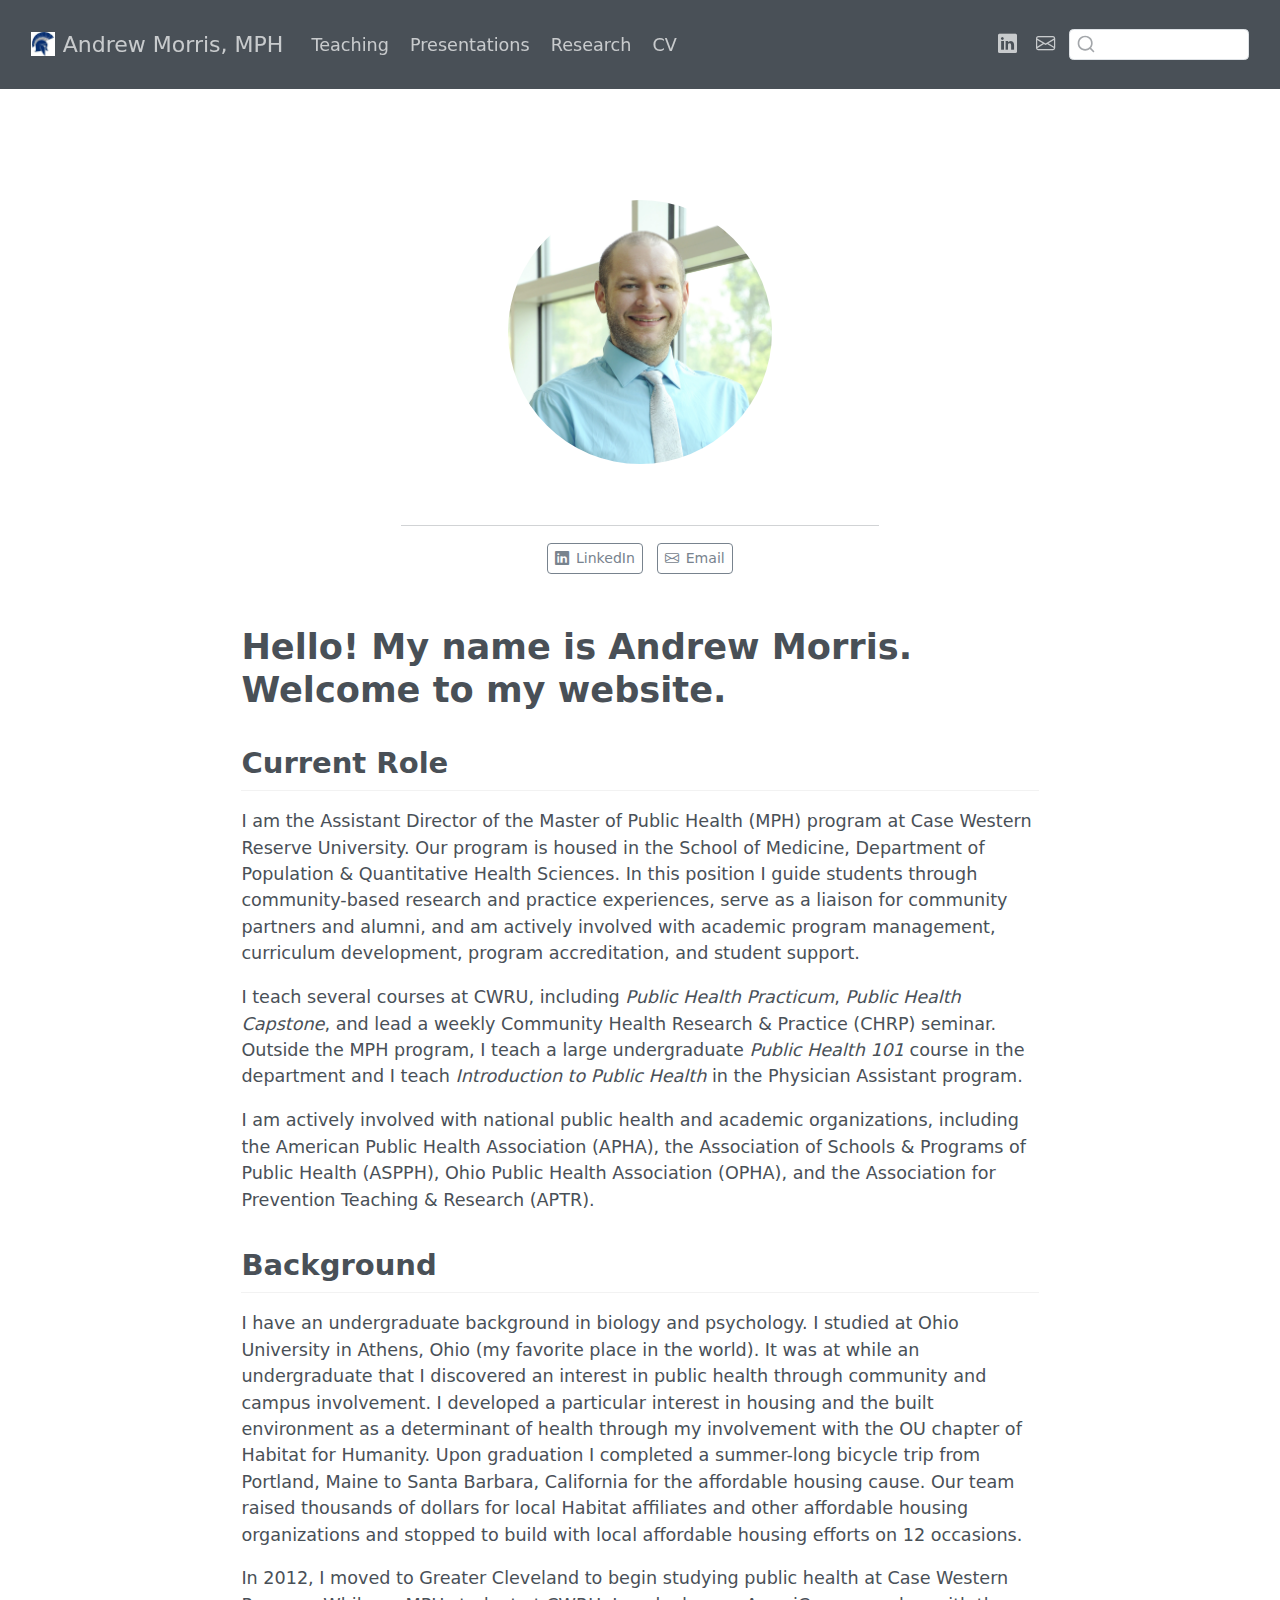
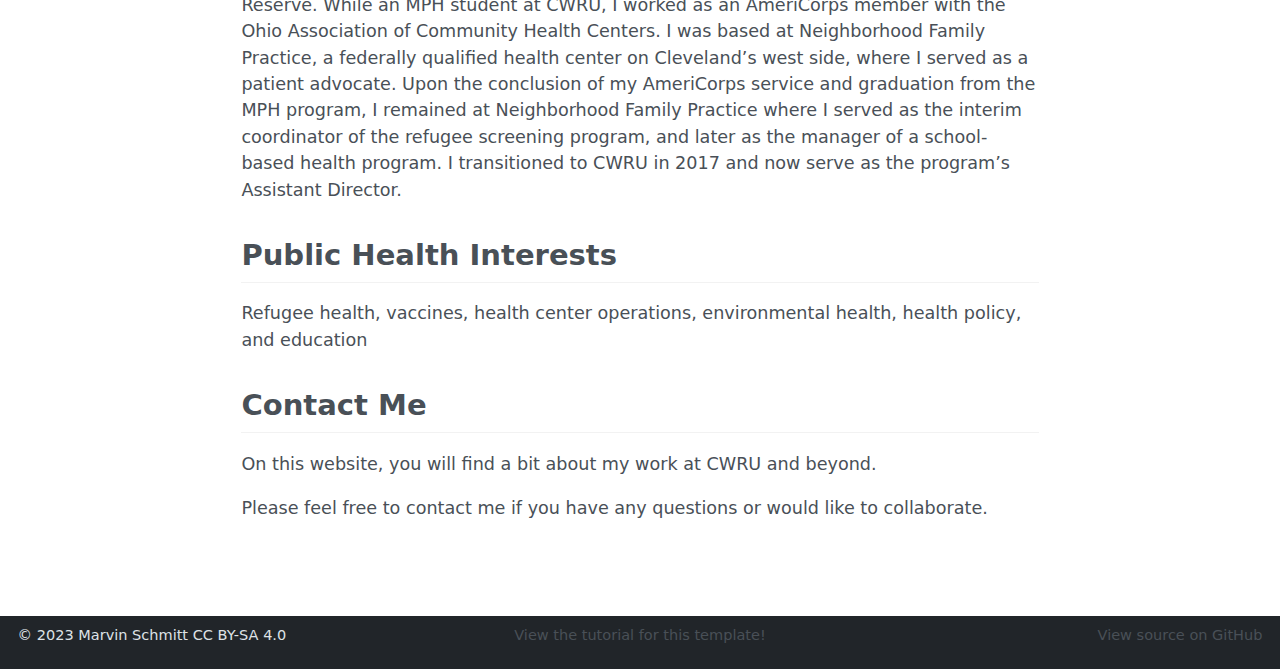
<file: docs/index.html>
<!DOCTYPE html>
<html xmlns="http://www.w3.org/1999/xhtml" lang="en" xml:lang="en"><head>

<meta charset="utf-8">
<meta name="generator" content="quarto-1.7.32">

<meta name="viewport" content="width=device-width, initial-scale=1.0, user-scalable=yes">


<title>Andrew Morris, MPH</title>
<style>
code{white-space: pre-wrap;}
span.smallcaps{font-variant: small-caps;}
div.columns{display: flex; gap: min(4vw, 1.5em);}
div.column{flex: auto; overflow-x: auto;}
div.hanging-indent{margin-left: 1.5em; text-indent: -1.5em;}
ul.task-list{list-style: none;}
ul.task-list li input[type="checkbox"] {
  width: 0.8em;
  margin: 0 0.8em 0.2em -1em; /* quarto-specific, see https://github.com/quarto-dev/quarto-cli/issues/4556 */ 
  vertical-align: middle;
}
</style>


<script src="site_libs/quarto-nav/quarto-nav.js"></script>
<script src="site_libs/clipboard/clipboard.min.js"></script>
<script src="site_libs/quarto-search/autocomplete.umd.js"></script>
<script src="site_libs/quarto-search/fuse.min.js"></script>
<script src="site_libs/quarto-search/quarto-search.js"></script>
<meta name="quarto:offset" content="./">
<link href="./img/spartan.jpg" rel="icon" type="image/jpeg">
<script src="site_libs/quarto-html/quarto.js" type="module"></script>
<script src="site_libs/quarto-html/tabsets/tabsets.js" type="module"></script>
<script src="site_libs/quarto-html/popper.min.js"></script>
<script src="site_libs/quarto-html/tippy.umd.min.js"></script>
<link href="site_libs/quarto-html/tippy.css" rel="stylesheet">
<link href="site_libs/quarto-html/quarto-syntax-highlighting-37eea08aefeeee20ff55810ff984fec1.css" rel="stylesheet" id="quarto-text-highlighting-styles">
<script src="site_libs/bootstrap/bootstrap.min.js"></script>
<link href="site_libs/bootstrap/bootstrap-icons.css" rel="stylesheet">
<link href="site_libs/bootstrap/bootstrap-083d1a00a1bfdb87473960437a1a5e30.min.css" rel="stylesheet" append-hash="true" id="quarto-bootstrap" data-mode="light">
<script id="quarto-search-options" type="application/json">{
  "location": "navbar",
  "copy-button": false,
  "collapse-after": 3,
  "panel-placement": "end",
  "type": "textbox",
  "limit": 50,
  "keyboard-shortcut": [
    "f",
    "/",
    "s"
  ],
  "language": {
    "search-no-results-text": "No results",
    "search-matching-documents-text": "matching documents",
    "search-copy-link-title": "Copy link to search",
    "search-hide-matches-text": "Hide additional matches",
    "search-more-match-text": "more match in this document",
    "search-more-matches-text": "more matches in this document",
    "search-clear-button-title": "Clear",
    "search-text-placeholder": "",
    "search-detached-cancel-button-title": "Cancel",
    "search-submit-button-title": "Submit",
    "search-label": "Search"
  }
}</script>


</head>

<body class="nav-fixed fullcontent quarto-light">

<div id="quarto-search-results"></div>
  <header id="quarto-header" class="headroom fixed-top">
    <nav class="navbar navbar-expand-lg " data-bs-theme="dark">
      <div class="navbar-container container-fluid">
      <div class="navbar-brand-container mx-auto">
    <a href="./index.html" class="navbar-brand navbar-brand-logo">
    <img src="./img/spartan.jpg" alt="" class="navbar-logo">
    </a>
    <a class="navbar-brand" href="./index.html">
    <span class="navbar-title">Andrew Morris, MPH</span>
    </a>
  </div>
            <div id="quarto-search" class="" title="Search"></div>
          <button class="navbar-toggler" type="button" data-bs-toggle="collapse" data-bs-target="#navbarCollapse" aria-controls="navbarCollapse" role="menu" aria-expanded="false" aria-label="Toggle navigation" onclick="if (window.quartoToggleHeadroom) { window.quartoToggleHeadroom(); }">
  <span class="navbar-toggler-icon"></span>
</button>
          <div class="collapse navbar-collapse" id="navbarCollapse">
            <ul class="navbar-nav navbar-nav-scroll me-auto">
  <li class="nav-item">
    <a class="nav-link" href="./Teaching/index.html"> 
<span class="menu-text">Teaching</span></a>
  </li>  
  <li class="nav-item">
    <a class="nav-link" href="./Presentations/index.html"> 
<span class="menu-text">Presentations</span></a>
  </li>  
  <li class="nav-item">
    <a class="nav-link" href="./Research/index.html"> 
<span class="menu-text">Research</span></a>
  </li>  
  <li class="nav-item">
    <a class="nav-link" href="./cv/index.html"> 
<span class="menu-text">CV</span></a>
  </li>  
</ul>
            <ul class="navbar-nav navbar-nav-scroll ms-auto">
  <li class="nav-item compact">
    <a class="nav-link" href="https://www.linkedin.com/in/andrew-morris-a42408142/"> <i class="bi bi-linkedin" role="img">
</i> 
<span class="menu-text"></span></a>
  </li>  
  <li class="nav-item compact">
    <a class="nav-link" href="mailto:andrew.morris@case.edu"> <i class="bi bi-envelope" role="img" aria-label="email">
</i> 
<span class="menu-text"></span></a>
  </li>  
</ul>
          </div> <!-- /navcollapse -->
            <div class="quarto-navbar-tools">
</div>
      </div> <!-- /container-fluid -->
    </nav>
</header>
<!-- content -->
<div id="quarto-content" class="quarto-container page-columns page-rows-contents page-layout-article page-navbar">
<!-- sidebar -->
<!-- margin-sidebar -->
    
<!-- main -->
<main class="content" id="quarto-document-content">




<div class="quarto-about-jolla">
  <img src="img/Andrew_headshot.jpg" class="about-image
  round " style="height: 15em; width: 15em;">
 <header id="title-block-header" class="quarto-title-block"></header><div id="about-block">
</div> 
  <hr class="about-sep">
   <div class="about-links">
  <a href="https://www.linkedin.com/in/andrew-morris-a42408142/" class="about-link" rel="" target="">
    <i class="bi bi-linkedin"></i>
     <span class="about-link-text">LinkedIn</span>
  </a>
  <a href="mailto:andrew.morris@case.edu" class="about-link" rel="" target="">
    <i class="bi bi-envelope"></i>
     <span class="about-link-text">Email</span>
  </a>
</div>
</div>

<section id="hello-my-name-is-andrew-morris.-welcome-to-my-website." class="level1">
<h1>Hello! My name is Andrew Morris. Welcome to my website.</h1>
<section id="current-role" class="level2">
<h2 data-anchor-id="current-role">Current Role</h2>
<p>I am the Assistant Director of the <a href="https://case.edu/medicine/pqhs/education/public-health/master-public-health">Master of Public Health (MPH) program</a> at Case Western Reserve University. Our program is housed in the School of Medicine, Department of Population &amp; Quantitative Health Sciences. In this position I guide students through community-based research and practice experiences, serve as a liaison for community partners and alumni, and am actively involved with academic program management, curriculum development, program accreditation, and student support.</p>
<p>I teach several courses at CWRU, including <em>Public Health Practicum</em>, <em>Public Health Capstone</em>, and lead a weekly Community Health Research &amp; Practice (CHRP) seminar. Outside the MPH program, I teach a large undergraduate <em>Public Health 101</em> course in the department and I teach <em>Introduction to Public Health</em> in the Physician Assistant program.</p>
<p>I am actively involved with national public health and academic organizations, including the American Public Health Association (APHA), the Association of Schools &amp; Programs of Public Health (ASPPH), Ohio Public Health Association (OPHA), and the Association for Prevention Teaching &amp; Research (APTR).</p>
</section>
<section id="background" class="level2">
<h2 data-anchor-id="background">Background</h2>
<p>I have an undergraduate background in biology and psychology. I studied at Ohio University in Athens, Ohio (my favorite place in the world). It was at while an undergraduate that I discovered an interest in public health through community and campus involvement. I developed a particular interest in housing and the built environment as a determinant of health through my involvement with the OU chapter of Habitat for Humanity. Upon graduation I completed a summer-long bicycle trip from Portland, Maine to Santa Barbara, California for the affordable housing cause. Our team raised thousands of dollars for local Habitat affiliates and other affordable housing organizations and stopped to build with local affordable housing efforts on 12 occasions.</p>
<p>In 2012, I moved to Greater Cleveland to begin studying public health at Case Western Reserve. While an MPH student at CWRU, I worked as an AmeriCorps member with the <a href="https://www.ohiochc.org/">Ohio Association of Community Health Centers</a>. I was based at <a href="https://www.nfpmedcenter.org/">Neighborhood Family Practice</a>, a federally qualified health center on Cleveland’s west side, where I served as a patient advocate. Upon the conclusion of my AmeriCorps service and graduation from the MPH program, I remained at Neighborhood Family Practice where I served as the interim coordinator of the refugee screening program, and later as the manager of a school-based health program. I transitioned to CWRU in 2017 and now serve as the program’s Assistant Director.</p>
</section>
<section id="public-health-interests" class="level2">
<h2 data-anchor-id="public-health-interests">Public Health Interests</h2>
<p>Refugee health, vaccines, health center operations, environmental health, health policy, and education</p>
</section>
<section id="contact-me" class="level2">
<h2 data-anchor-id="contact-me">Contact Me</h2>
<p>On this website, you will find a bit about my work at CWRU and beyond.</p>
<p>Please feel free to <a href="mailto:andrew.morris@case.edu">contact me</a> if you have any questions or would like to collaborate.</p>



</section>
</section>

</main> <!-- /main -->
<script id="quarto-html-after-body" type="application/javascript">
  window.document.addEventListener("DOMContentLoaded", function (event) {
    const isCodeAnnotation = (el) => {
      for (const clz of el.classList) {
        if (clz.startsWith('code-annotation-')) {                     
          return true;
        }
      }
      return false;
    }
    const onCopySuccess = function(e) {
      // button target
      const button = e.trigger;
      // don't keep focus
      button.blur();
      // flash "checked"
      button.classList.add('code-copy-button-checked');
      var currentTitle = button.getAttribute("title");
      button.setAttribute("title", "Copied!");
      let tooltip;
      if (window.bootstrap) {
        button.setAttribute("data-bs-toggle", "tooltip");
        button.setAttribute("data-bs-placement", "left");
        button.setAttribute("data-bs-title", "Copied!");
        tooltip = new bootstrap.Tooltip(button, 
          { trigger: "manual", 
            customClass: "code-copy-button-tooltip",
            offset: [0, -8]});
        tooltip.show();    
      }
      setTimeout(function() {
        if (tooltip) {
          tooltip.hide();
          button.removeAttribute("data-bs-title");
          button.removeAttribute("data-bs-toggle");
          button.removeAttribute("data-bs-placement");
        }
        button.setAttribute("title", currentTitle);
        button.classList.remove('code-copy-button-checked');
      }, 1000);
      // clear code selection
      e.clearSelection();
    }
    const getTextToCopy = function(trigger) {
        const codeEl = trigger.previousElementSibling.cloneNode(true);
        for (const childEl of codeEl.children) {
          if (isCodeAnnotation(childEl)) {
            childEl.remove();
          }
        }
        return codeEl.innerText;
    }
    const clipboard = new window.ClipboardJS('.code-copy-button:not([data-in-quarto-modal])', {
      text: getTextToCopy
    });
    clipboard.on('success', onCopySuccess);
    if (window.document.getElementById('quarto-embedded-source-code-modal')) {
      const clipboardModal = new window.ClipboardJS('.code-copy-button[data-in-quarto-modal]', {
        text: getTextToCopy,
        container: window.document.getElementById('quarto-embedded-source-code-modal')
      });
      clipboardModal.on('success', onCopySuccess);
    }
      var localhostRegex = new RegExp(/^(?:http|https):\/\/localhost\:?[0-9]*\//);
      var mailtoRegex = new RegExp(/^mailto:/);
        var filterRegex = new RegExp('/' + window.location.host + '/');
      var isInternal = (href) => {
          return filterRegex.test(href) || localhostRegex.test(href) || mailtoRegex.test(href);
      }
      // Inspect non-navigation links and adorn them if external
     var links = window.document.querySelectorAll('a[href]:not(.nav-link):not(.navbar-brand):not(.toc-action):not(.sidebar-link):not(.sidebar-item-toggle):not(.pagination-link):not(.no-external):not([aria-hidden]):not(.dropdown-item):not(.quarto-navigation-tool):not(.about-link)');
      for (var i=0; i<links.length; i++) {
        const link = links[i];
        if (!isInternal(link.href)) {
          // undo the damage that might have been done by quarto-nav.js in the case of
          // links that we want to consider external
          if (link.dataset.originalHref !== undefined) {
            link.href = link.dataset.originalHref;
          }
        }
      }
    function tippyHover(el, contentFn, onTriggerFn, onUntriggerFn) {
      const config = {
        allowHTML: true,
        maxWidth: 500,
        delay: 100,
        arrow: false,
        appendTo: function(el) {
            return el.parentElement;
        },
        interactive: true,
        interactiveBorder: 10,
        theme: 'quarto',
        placement: 'bottom-start',
      };
      if (contentFn) {
        config.content = contentFn;
      }
      if (onTriggerFn) {
        config.onTrigger = onTriggerFn;
      }
      if (onUntriggerFn) {
        config.onUntrigger = onUntriggerFn;
      }
      window.tippy(el, config); 
    }
    const noterefs = window.document.querySelectorAll('a[role="doc-noteref"]');
    for (var i=0; i<noterefs.length; i++) {
      const ref = noterefs[i];
      tippyHover(ref, function() {
        // use id or data attribute instead here
        let href = ref.getAttribute('data-footnote-href') || ref.getAttribute('href');
        try { href = new URL(href).hash; } catch {}
        const id = href.replace(/^#\/?/, "");
        const note = window.document.getElementById(id);
        if (note) {
          return note.innerHTML;
        } else {
          return "";
        }
      });
    }
    const xrefs = window.document.querySelectorAll('a.quarto-xref');
    const processXRef = (id, note) => {
      // Strip column container classes
      const stripColumnClz = (el) => {
        el.classList.remove("page-full", "page-columns");
        if (el.children) {
          for (const child of el.children) {
            stripColumnClz(child);
          }
        }
      }
      stripColumnClz(note)
      if (id === null || id.startsWith('sec-')) {
        // Special case sections, only their first couple elements
        const container = document.createElement("div");
        if (note.children && note.children.length > 2) {
          container.appendChild(note.children[0].cloneNode(true));
          for (let i = 1; i < note.children.length; i++) {
            const child = note.children[i];
            if (child.tagName === "P" && child.innerText === "") {
              continue;
            } else {
              container.appendChild(child.cloneNode(true));
              break;
            }
          }
          if (window.Quarto?.typesetMath) {
            window.Quarto.typesetMath(container);
          }
          return container.innerHTML
        } else {
          if (window.Quarto?.typesetMath) {
            window.Quarto.typesetMath(note);
          }
          return note.innerHTML;
        }
      } else {
        // Remove any anchor links if they are present
        const anchorLink = note.querySelector('a.anchorjs-link');
        if (anchorLink) {
          anchorLink.remove();
        }
        if (window.Quarto?.typesetMath) {
          window.Quarto.typesetMath(note);
        }
        if (note.classList.contains("callout")) {
          return note.outerHTML;
        } else {
          return note.innerHTML;
        }
      }
    }
    for (var i=0; i<xrefs.length; i++) {
      const xref = xrefs[i];
      tippyHover(xref, undefined, function(instance) {
        instance.disable();
        let url = xref.getAttribute('href');
        let hash = undefined; 
        if (url.startsWith('#')) {
          hash = url;
        } else {
          try { hash = new URL(url).hash; } catch {}
        }
        if (hash) {
          const id = hash.replace(/^#\/?/, "");
          const note = window.document.getElementById(id);
          if (note !== null) {
            try {
              const html = processXRef(id, note.cloneNode(true));
              instance.setContent(html);
            } finally {
              instance.enable();
              instance.show();
            }
          } else {
            // See if we can fetch this
            fetch(url.split('#')[0])
            .then(res => res.text())
            .then(html => {
              const parser = new DOMParser();
              const htmlDoc = parser.parseFromString(html, "text/html");
              const note = htmlDoc.getElementById(id);
              if (note !== null) {
                const html = processXRef(id, note);
                instance.setContent(html);
              } 
            }).finally(() => {
              instance.enable();
              instance.show();
            });
          }
        } else {
          // See if we can fetch a full url (with no hash to target)
          // This is a special case and we should probably do some content thinning / targeting
          fetch(url)
          .then(res => res.text())
          .then(html => {
            const parser = new DOMParser();
            const htmlDoc = parser.parseFromString(html, "text/html");
            const note = htmlDoc.querySelector('main.content');
            if (note !== null) {
              // This should only happen for chapter cross references
              // (since there is no id in the URL)
              // remove the first header
              if (note.children.length > 0 && note.children[0].tagName === "HEADER") {
                note.children[0].remove();
              }
              const html = processXRef(null, note);
              instance.setContent(html);
            } 
          }).finally(() => {
            instance.enable();
            instance.show();
          });
        }
      }, function(instance) {
      });
    }
        let selectedAnnoteEl;
        const selectorForAnnotation = ( cell, annotation) => {
          let cellAttr = 'data-code-cell="' + cell + '"';
          let lineAttr = 'data-code-annotation="' +  annotation + '"';
          const selector = 'span[' + cellAttr + '][' + lineAttr + ']';
          return selector;
        }
        const selectCodeLines = (annoteEl) => {
          const doc = window.document;
          const targetCell = annoteEl.getAttribute("data-target-cell");
          const targetAnnotation = annoteEl.getAttribute("data-target-annotation");
          const annoteSpan = window.document.querySelector(selectorForAnnotation(targetCell, targetAnnotation));
          const lines = annoteSpan.getAttribute("data-code-lines").split(",");
          const lineIds = lines.map((line) => {
            return targetCell + "-" + line;
          })
          let top = null;
          let height = null;
          let parent = null;
          if (lineIds.length > 0) {
              //compute the position of the single el (top and bottom and make a div)
              const el = window.document.getElementById(lineIds[0]);
              top = el.offsetTop;
              height = el.offsetHeight;
              parent = el.parentElement.parentElement;
            if (lineIds.length > 1) {
              const lastEl = window.document.getElementById(lineIds[lineIds.length - 1]);
              const bottom = lastEl.offsetTop + lastEl.offsetHeight;
              height = bottom - top;
            }
            if (top !== null && height !== null && parent !== null) {
              // cook up a div (if necessary) and position it 
              let div = window.document.getElementById("code-annotation-line-highlight");
              if (div === null) {
                div = window.document.createElement("div");
                div.setAttribute("id", "code-annotation-line-highlight");
                div.style.position = 'absolute';
                parent.appendChild(div);
              }
              div.style.top = top - 2 + "px";
              div.style.height = height + 4 + "px";
              div.style.left = 0;
              let gutterDiv = window.document.getElementById("code-annotation-line-highlight-gutter");
              if (gutterDiv === null) {
                gutterDiv = window.document.createElement("div");
                gutterDiv.setAttribute("id", "code-annotation-line-highlight-gutter");
                gutterDiv.style.position = 'absolute';
                const codeCell = window.document.getElementById(targetCell);
                const gutter = codeCell.querySelector('.code-annotation-gutter');
                gutter.appendChild(gutterDiv);
              }
              gutterDiv.style.top = top - 2 + "px";
              gutterDiv.style.height = height + 4 + "px";
            }
            selectedAnnoteEl = annoteEl;
          }
        };
        const unselectCodeLines = () => {
          const elementsIds = ["code-annotation-line-highlight", "code-annotation-line-highlight-gutter"];
          elementsIds.forEach((elId) => {
            const div = window.document.getElementById(elId);
            if (div) {
              div.remove();
            }
          });
          selectedAnnoteEl = undefined;
        };
          // Handle positioning of the toggle
      window.addEventListener(
        "resize",
        throttle(() => {
          elRect = undefined;
          if (selectedAnnoteEl) {
            selectCodeLines(selectedAnnoteEl);
          }
        }, 10)
      );
      function throttle(fn, ms) {
      let throttle = false;
      let timer;
        return (...args) => {
          if(!throttle) { // first call gets through
              fn.apply(this, args);
              throttle = true;
          } else { // all the others get throttled
              if(timer) clearTimeout(timer); // cancel #2
              timer = setTimeout(() => {
                fn.apply(this, args);
                timer = throttle = false;
              }, ms);
          }
        };
      }
        // Attach click handler to the DT
        const annoteDls = window.document.querySelectorAll('dt[data-target-cell]');
        for (const annoteDlNode of annoteDls) {
          annoteDlNode.addEventListener('click', (event) => {
            const clickedEl = event.target;
            if (clickedEl !== selectedAnnoteEl) {
              unselectCodeLines();
              const activeEl = window.document.querySelector('dt[data-target-cell].code-annotation-active');
              if (activeEl) {
                activeEl.classList.remove('code-annotation-active');
              }
              selectCodeLines(clickedEl);
              clickedEl.classList.add('code-annotation-active');
            } else {
              // Unselect the line
              unselectCodeLines();
              clickedEl.classList.remove('code-annotation-active');
            }
          });
        }
    const findCites = (el) => {
      const parentEl = el.parentElement;
      if (parentEl) {
        const cites = parentEl.dataset.cites;
        if (cites) {
          return {
            el,
            cites: cites.split(' ')
          };
        } else {
          return findCites(el.parentElement)
        }
      } else {
        return undefined;
      }
    };
    var bibliorefs = window.document.querySelectorAll('a[role="doc-biblioref"]');
    for (var i=0; i<bibliorefs.length; i++) {
      const ref = bibliorefs[i];
      const citeInfo = findCites(ref);
      if (citeInfo) {
        tippyHover(citeInfo.el, function() {
          var popup = window.document.createElement('div');
          citeInfo.cites.forEach(function(cite) {
            var citeDiv = window.document.createElement('div');
            citeDiv.classList.add('hanging-indent');
            citeDiv.classList.add('csl-entry');
            var biblioDiv = window.document.getElementById('ref-' + cite);
            if (biblioDiv) {
              citeDiv.innerHTML = biblioDiv.innerHTML;
            }
            popup.appendChild(citeDiv);
          });
          return popup.innerHTML;
        });
      }
    }
  });
  </script>
</div> <!-- /content -->
<footer class="footer">
  <div class="nav-footer">
    <div class="nav-footer-left">
<p><span class="faux-block">© 2023 Marvin Schmitt CC BY-SA 4.0</span></p>
</div>   
    <div class="nav-footer-center">
<p><span class="faux-block"><a href="https://www.marvinschmitt.com/blog/website-tutorial-quarto/">View the tutorial for this template!</a></span></p>
</div>
    <div class="nav-footer-right">
<p><span class="faux-block"><a href="https://github.com/marvinschmitt/quarto-website-template/">View source on GitHub</a></span></p>
</div>
  </div>
</footer>




</body></html>
</file>
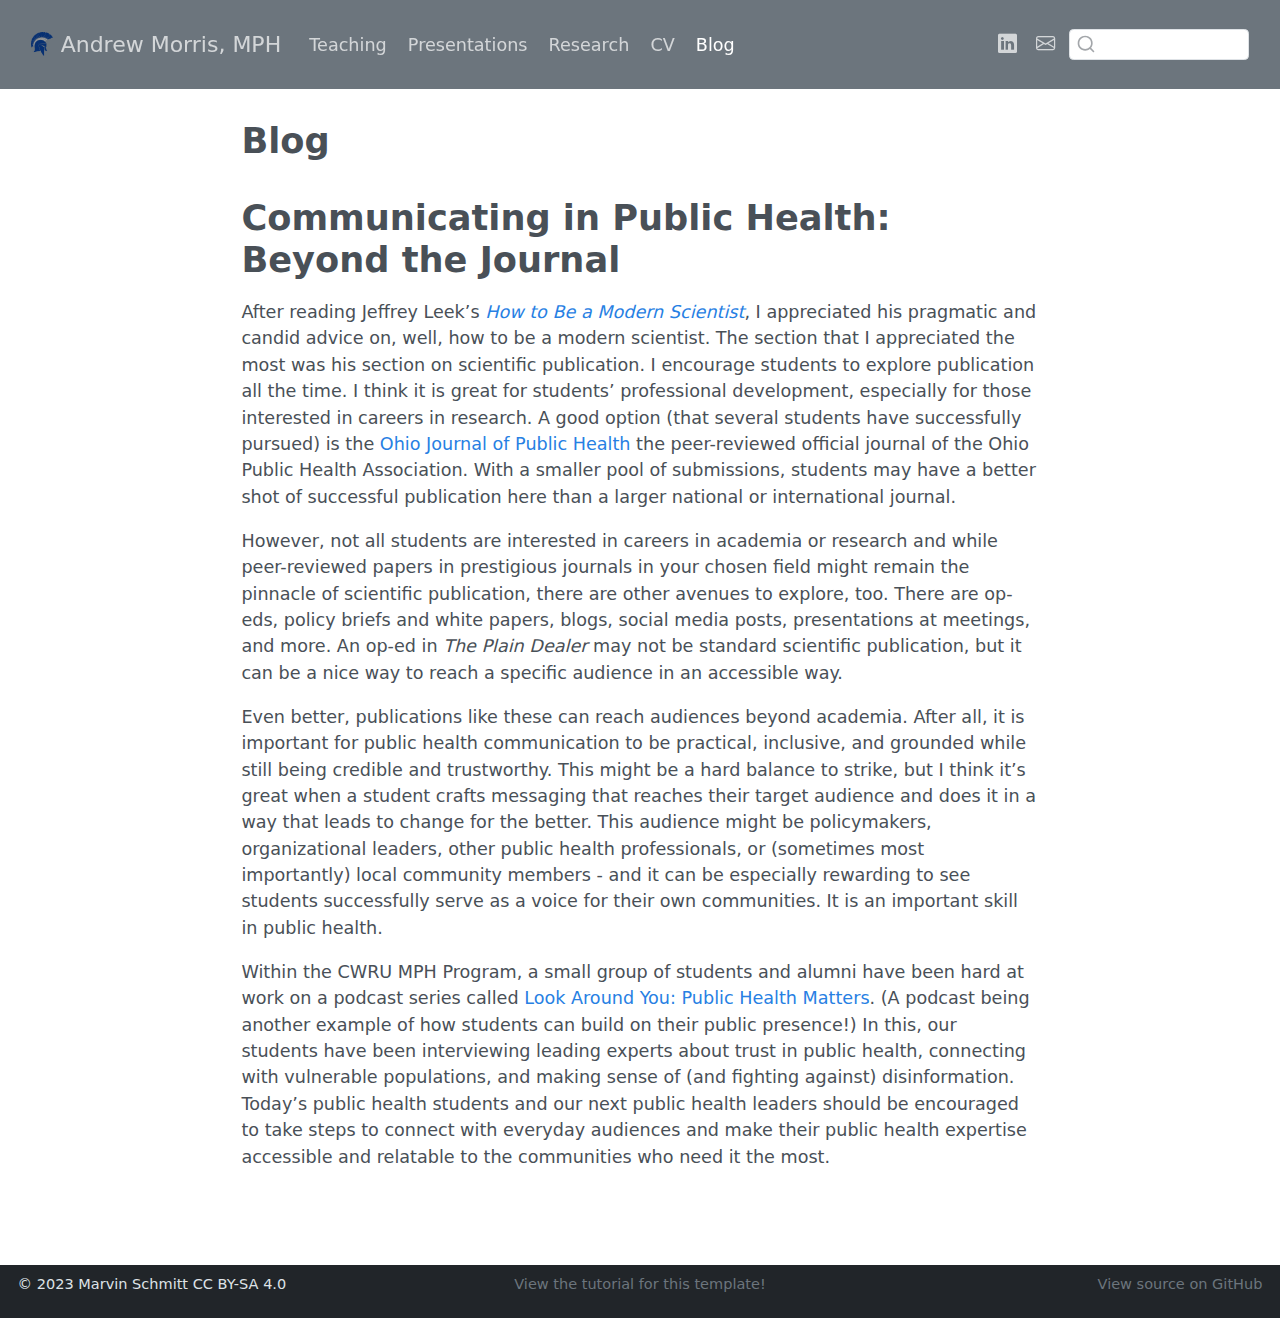
<file: docs/Blog/index.html>
<!DOCTYPE html>
<html xmlns="http://www.w3.org/1999/xhtml" lang="en" xml:lang="en"><head>

<meta charset="utf-8">
<meta name="generator" content="quarto-1.8.25">

<meta name="viewport" content="width=device-width, initial-scale=1.0, user-scalable=yes">


<title>Blog – Andrew Morris, MPH</title>
<style>
code{white-space: pre-wrap;}
span.smallcaps{font-variant: small-caps;}
div.columns{display: flex; gap: min(4vw, 1.5em);}
div.column{flex: auto; overflow-x: auto;}
div.hanging-indent{margin-left: 1.5em; text-indent: -1.5em;}
ul.task-list{list-style: none;}
ul.task-list li input[type="checkbox"] {
  width: 0.8em;
  margin: 0 0.8em 0.2em -1em; /* quarto-specific, see https://github.com/quarto-dev/quarto-cli/issues/4556 */ 
  vertical-align: middle;
}
</style>


<script src="../site_libs/quarto-nav/quarto-nav.js"></script>
<script src="../site_libs/clipboard/clipboard.min.js"></script>
<script src="../site_libs/quarto-search/autocomplete.umd.js"></script>
<script src="../site_libs/quarto-search/fuse.min.js"></script>
<script src="../site_libs/quarto-search/quarto-search.js"></script>
<meta name="quarto:offset" content="../">
<link href="../img/spartan.jpg" rel="icon" type="image/jpeg">
<script src="../site_libs/quarto-html/quarto.js" type="module"></script>
<script src="../site_libs/quarto-html/tabsets/tabsets.js" type="module"></script>
<script src="../site_libs/quarto-html/axe/axe-check.js" type="module"></script>
<script src="../site_libs/quarto-html/popper.min.js"></script>
<script src="../site_libs/quarto-html/tippy.umd.min.js"></script>
<script src="../site_libs/quarto-html/anchor.min.js"></script>
<link href="../site_libs/quarto-html/tippy.css" rel="stylesheet">
<link href="../site_libs/quarto-html/quarto-syntax-highlighting-7b89279ff1a6dce999919e0e67d4d9ec.css" rel="stylesheet" id="quarto-text-highlighting-styles">
<script src="../site_libs/bootstrap/bootstrap.min.js"></script>
<link href="../site_libs/bootstrap/bootstrap-icons.css" rel="stylesheet">
<link href="../site_libs/bootstrap/bootstrap-1efb1dd425b571a189304838ee4da2f7.min.css" rel="stylesheet" append-hash="true" id="quarto-bootstrap" data-mode="light">
<script id="quarto-search-options" type="application/json">{
  "location": "navbar",
  "copy-button": false,
  "collapse-after": 3,
  "panel-placement": "end",
  "type": "textbox",
  "limit": 50,
  "keyboard-shortcut": [
    "f",
    "/",
    "s"
  ],
  "language": {
    "search-no-results-text": "No results",
    "search-matching-documents-text": "matching documents",
    "search-copy-link-title": "Copy link to search",
    "search-hide-matches-text": "Hide additional matches",
    "search-more-match-text": "more match in this document",
    "search-more-matches-text": "more matches in this document",
    "search-clear-button-title": "Clear",
    "search-text-placeholder": "",
    "search-detached-cancel-button-title": "Cancel",
    "search-submit-button-title": "Submit",
    "search-label": "Search"
  }
}</script>


</head>

<body class="nav-fixed fullcontent quarto-light">

<div id="quarto-search-results"></div>
  <header id="quarto-header" class="headroom fixed-top">
    <nav class="navbar navbar-expand-lg " data-bs-theme="dark">
      <div class="navbar-container container-fluid">
      <div class="navbar-brand-container mx-auto">
    <a href="../index.html" class="navbar-brand navbar-brand-logo">
    <img src="../img/spartan.png" alt="" class="navbar-logo light-content">
    <img src="../img/spartan.png" alt="" class="navbar-logo dark-content">
    </a>
    <a class="navbar-brand" href="../index.html">
    <span class="navbar-title">Andrew Morris, MPH</span>
    </a>
  </div>
            <div id="quarto-search" class="" title="Search"></div>
          <button class="navbar-toggler" type="button" data-bs-toggle="collapse" data-bs-target="#navbarCollapse" aria-controls="navbarCollapse" role="menu" aria-expanded="false" aria-label="Toggle navigation" onclick="if (window.quartoToggleHeadroom) { window.quartoToggleHeadroom(); }">
  <span class="navbar-toggler-icon"></span>
</button>
          <div class="collapse navbar-collapse" id="navbarCollapse">
            <ul class="navbar-nav navbar-nav-scroll me-auto">
  <li class="nav-item">
    <a class="nav-link" href="../Teaching/index.html"> 
<span class="menu-text">Teaching</span></a>
  </li>  
  <li class="nav-item">
    <a class="nav-link" href="../Presentations/index.html"> 
<span class="menu-text">Presentations</span></a>
  </li>  
  <li class="nav-item">
    <a class="nav-link" href="../Research/index.html"> 
<span class="menu-text">Research</span></a>
  </li>  
  <li class="nav-item">
    <a class="nav-link" href="../cv/index.html"> 
<span class="menu-text">CV</span></a>
  </li>  
  <li class="nav-item">
    <a class="nav-link active" href="../Blog/index.html" aria-current="page"> 
<span class="menu-text">Blog</span></a>
  </li>  
</ul>
            <ul class="navbar-nav navbar-nav-scroll ms-auto">
  <li class="nav-item compact">
    <a class="nav-link" href="https://www.linkedin.com/in/andrew-morris-a42408142/"> <i class="bi bi-linkedin" role="img">
</i> 
<span class="menu-text"></span></a>
  </li>  
  <li class="nav-item compact">
    <a class="nav-link" href="mailto:andrew.morris@case.edu"> <i class="bi bi-envelope" role="img" aria-label="email">
</i> 
<span class="menu-text"></span></a>
  </li>  
</ul>
          </div> <!-- /navcollapse -->
            <div class="quarto-navbar-tools">
</div>
      </div> <!-- /container-fluid -->
    </nav>
</header>
<!-- content -->
<div id="quarto-content" class="quarto-container page-columns page-rows-contents page-layout-article page-navbar">
<!-- sidebar -->
<!-- margin-sidebar -->
    
<!-- main -->
<main class="content" id="quarto-document-content">

<header id="title-block-header" class="quarto-title-block default">
<div class="quarto-title">
<h1 class="title">Blog</h1>
</div>



<div class="quarto-title-meta">

    
  
    
  </div>
  


</header>


<section id="communicating-in-public-health-beyond-the-journal" class="level1">
<h1>Communicating in Public Health: Beyond the Journal</h1>
<p>After reading Jeffrey Leek’s <a href="https://leanpub.com/modernscientist"><em>How to Be a Modern Scientist</em></a>, I appreciated his pragmatic and candid advice on, well, how to be a modern scientist. The section that I appreciated the most was his section on scientific publication. I encourage students to explore publication all the time. I think it is great for students’ professional development, especially for those interested in careers in research. A good option (that several students have successfully pursued) is the <a href="https://ojph.org/">Ohio Journal of Public Health</a> the peer-reviewed official journal of the Ohio Public Health Association. With a smaller pool of submissions, students may have a better shot of successful publication here than a larger national or international journal.</p>
<p>However, not all students are interested in careers in academia or research and while peer-reviewed papers in prestigious journals in your chosen field might remain the pinnacle of scientific publication, there are other avenues to explore, too. There are op-eds, policy briefs and white papers, blogs, social media posts, presentations at meetings, and more. An op-ed in <em>The Plain Dealer</em> may not be standard scientific publication, but it can be a nice way to reach a specific audience in an accessible way.</p>
<p>Even better, publications like these can reach audiences beyond academia. After all, it is important for public health communication to be practical, inclusive, and grounded while still being credible and trustworthy. This might be a hard balance to strike, but I think it’s great when a student crafts messaging that reaches their target audience and does it in a way that leads to change for the better. This audience might be policymakers, organizational leaders, other public health professionals, or (sometimes most importantly) local community members - and it can be especially rewarding to see students successfully serve as a voice for their own communities. It is an important skill in public health.</p>
<p>Within the CWRU MPH Program, a small group of students and alumni have been hard at work on a podcast series called <a href="https://open.spotify.com/show/6NKznyGKxBZX7qbWH7RnFz">Look Around You: Public Health Matters</a>. (A podcast being another example of how students can build on their public presence!) In this, our students have been interviewing leading experts about trust in public health, connecting with vulnerable populations, and making sense of (and fighting against) disinformation. Today’s public health students and our next public health leaders should be encouraged to take steps to connect with everyday audiences and make their public health expertise accessible and relatable to the communities who need it the most.</p>


</section>

</main> <!-- /main -->
<script id="quarto-html-after-body" type="application/javascript">
  window.document.addEventListener("DOMContentLoaded", function (event) {
    const icon = "";
    const anchorJS = new window.AnchorJS();
    anchorJS.options = {
      placement: 'right',
      icon: icon
    };
    anchorJS.add('.anchored');
    const isCodeAnnotation = (el) => {
      for (const clz of el.classList) {
        if (clz.startsWith('code-annotation-')) {                     
          return true;
        }
      }
      return false;
    }
    const onCopySuccess = function(e) {
      // button target
      const button = e.trigger;
      // don't keep focus
      button.blur();
      // flash "checked"
      button.classList.add('code-copy-button-checked');
      var currentTitle = button.getAttribute("title");
      button.setAttribute("title", "Copied!");
      let tooltip;
      if (window.bootstrap) {
        button.setAttribute("data-bs-toggle", "tooltip");
        button.setAttribute("data-bs-placement", "left");
        button.setAttribute("data-bs-title", "Copied!");
        tooltip = new bootstrap.Tooltip(button, 
          { trigger: "manual", 
            customClass: "code-copy-button-tooltip",
            offset: [0, -8]});
        tooltip.show();    
      }
      setTimeout(function() {
        if (tooltip) {
          tooltip.hide();
          button.removeAttribute("data-bs-title");
          button.removeAttribute("data-bs-toggle");
          button.removeAttribute("data-bs-placement");
        }
        button.setAttribute("title", currentTitle);
        button.classList.remove('code-copy-button-checked');
      }, 1000);
      // clear code selection
      e.clearSelection();
    }
    const getTextToCopy = function(trigger) {
      const outerScaffold = trigger.parentElement.cloneNode(true);
      const codeEl = outerScaffold.querySelector('code');
      for (const childEl of codeEl.children) {
        if (isCodeAnnotation(childEl)) {
          childEl.remove();
        }
      }
      return codeEl.innerText;
    }
    const clipboard = new window.ClipboardJS('.code-copy-button:not([data-in-quarto-modal])', {
      text: getTextToCopy
    });
    clipboard.on('success', onCopySuccess);
    if (window.document.getElementById('quarto-embedded-source-code-modal')) {
      const clipboardModal = new window.ClipboardJS('.code-copy-button[data-in-quarto-modal]', {
        text: getTextToCopy,
        container: window.document.getElementById('quarto-embedded-source-code-modal')
      });
      clipboardModal.on('success', onCopySuccess);
    }
      var localhostRegex = new RegExp(/^(?:http|https):\/\/localhost\:?[0-9]*\//);
      var mailtoRegex = new RegExp(/^mailto:/);
        var filterRegex = new RegExp('/' + window.location.host + '/');
      var isInternal = (href) => {
          return filterRegex.test(href) || localhostRegex.test(href) || mailtoRegex.test(href);
      }
      // Inspect non-navigation links and adorn them if external
     var links = window.document.querySelectorAll('a[href]:not(.nav-link):not(.navbar-brand):not(.toc-action):not(.sidebar-link):not(.sidebar-item-toggle):not(.pagination-link):not(.no-external):not([aria-hidden]):not(.dropdown-item):not(.quarto-navigation-tool):not(.about-link)');
      for (var i=0; i<links.length; i++) {
        const link = links[i];
        if (!isInternal(link.href)) {
          // undo the damage that might have been done by quarto-nav.js in the case of
          // links that we want to consider external
          if (link.dataset.originalHref !== undefined) {
            link.href = link.dataset.originalHref;
          }
        }
      }
    function tippyHover(el, contentFn, onTriggerFn, onUntriggerFn) {
      const config = {
        allowHTML: true,
        maxWidth: 500,
        delay: 100,
        arrow: false,
        appendTo: function(el) {
            return el.parentElement;
        },
        interactive: true,
        interactiveBorder: 10,
        theme: 'quarto',
        placement: 'bottom-start',
      };
      if (contentFn) {
        config.content = contentFn;
      }
      if (onTriggerFn) {
        config.onTrigger = onTriggerFn;
      }
      if (onUntriggerFn) {
        config.onUntrigger = onUntriggerFn;
      }
      window.tippy(el, config); 
    }
    const noterefs = window.document.querySelectorAll('a[role="doc-noteref"]');
    for (var i=0; i<noterefs.length; i++) {
      const ref = noterefs[i];
      tippyHover(ref, function() {
        // use id or data attribute instead here
        let href = ref.getAttribute('data-footnote-href') || ref.getAttribute('href');
        try { href = new URL(href).hash; } catch {}
        const id = href.replace(/^#\/?/, "");
        const note = window.document.getElementById(id);
        if (note) {
          return note.innerHTML;
        } else {
          return "";
        }
      });
    }
    const xrefs = window.document.querySelectorAll('a.quarto-xref');
    const processXRef = (id, note) => {
      // Strip column container classes
      const stripColumnClz = (el) => {
        el.classList.remove("page-full", "page-columns");
        if (el.children) {
          for (const child of el.children) {
            stripColumnClz(child);
          }
        }
      }
      stripColumnClz(note)
      if (id === null || id.startsWith('sec-')) {
        // Special case sections, only their first couple elements
        const container = document.createElement("div");
        if (note.children && note.children.length > 2) {
          container.appendChild(note.children[0].cloneNode(true));
          for (let i = 1; i < note.children.length; i++) {
            const child = note.children[i];
            if (child.tagName === "P" && child.innerText === "") {
              continue;
            } else {
              container.appendChild(child.cloneNode(true));
              break;
            }
          }
          if (window.Quarto?.typesetMath) {
            window.Quarto.typesetMath(container);
          }
          return container.innerHTML
        } else {
          if (window.Quarto?.typesetMath) {
            window.Quarto.typesetMath(note);
          }
          return note.innerHTML;
        }
      } else {
        // Remove any anchor links if they are present
        const anchorLink = note.querySelector('a.anchorjs-link');
        if (anchorLink) {
          anchorLink.remove();
        }
        if (window.Quarto?.typesetMath) {
          window.Quarto.typesetMath(note);
        }
        if (note.classList.contains("callout")) {
          return note.outerHTML;
        } else {
          return note.innerHTML;
        }
      }
    }
    for (var i=0; i<xrefs.length; i++) {
      const xref = xrefs[i];
      tippyHover(xref, undefined, function(instance) {
        instance.disable();
        let url = xref.getAttribute('href');
        let hash = undefined; 
        if (url.startsWith('#')) {
          hash = url;
        } else {
          try { hash = new URL(url).hash; } catch {}
        }
        if (hash) {
          const id = hash.replace(/^#\/?/, "");
          const note = window.document.getElementById(id);
          if (note !== null) {
            try {
              const html = processXRef(id, note.cloneNode(true));
              instance.setContent(html);
            } finally {
              instance.enable();
              instance.show();
            }
          } else {
            // See if we can fetch this
            fetch(url.split('#')[0])
            .then(res => res.text())
            .then(html => {
              const parser = new DOMParser();
              const htmlDoc = parser.parseFromString(html, "text/html");
              const note = htmlDoc.getElementById(id);
              if (note !== null) {
                const html = processXRef(id, note);
                instance.setContent(html);
              } 
            }).finally(() => {
              instance.enable();
              instance.show();
            });
          }
        } else {
          // See if we can fetch a full url (with no hash to target)
          // This is a special case and we should probably do some content thinning / targeting
          fetch(url)
          .then(res => res.text())
          .then(html => {
            const parser = new DOMParser();
            const htmlDoc = parser.parseFromString(html, "text/html");
            const note = htmlDoc.querySelector('main.content');
            if (note !== null) {
              // This should only happen for chapter cross references
              // (since there is no id in the URL)
              // remove the first header
              if (note.children.length > 0 && note.children[0].tagName === "HEADER") {
                note.children[0].remove();
              }
              const html = processXRef(null, note);
              instance.setContent(html);
            } 
          }).finally(() => {
            instance.enable();
            instance.show();
          });
        }
      }, function(instance) {
      });
    }
        let selectedAnnoteEl;
        const selectorForAnnotation = ( cell, annotation) => {
          let cellAttr = 'data-code-cell="' + cell + '"';
          let lineAttr = 'data-code-annotation="' +  annotation + '"';
          const selector = 'span[' + cellAttr + '][' + lineAttr + ']';
          return selector;
        }
        const selectCodeLines = (annoteEl) => {
          const doc = window.document;
          const targetCell = annoteEl.getAttribute("data-target-cell");
          const targetAnnotation = annoteEl.getAttribute("data-target-annotation");
          const annoteSpan = window.document.querySelector(selectorForAnnotation(targetCell, targetAnnotation));
          const lines = annoteSpan.getAttribute("data-code-lines").split(",");
          const lineIds = lines.map((line) => {
            return targetCell + "-" + line;
          })
          let top = null;
          let height = null;
          let parent = null;
          if (lineIds.length > 0) {
              //compute the position of the single el (top and bottom and make a div)
              const el = window.document.getElementById(lineIds[0]);
              top = el.offsetTop;
              height = el.offsetHeight;
              parent = el.parentElement.parentElement;
            if (lineIds.length > 1) {
              const lastEl = window.document.getElementById(lineIds[lineIds.length - 1]);
              const bottom = lastEl.offsetTop + lastEl.offsetHeight;
              height = bottom - top;
            }
            if (top !== null && height !== null && parent !== null) {
              // cook up a div (if necessary) and position it 
              let div = window.document.getElementById("code-annotation-line-highlight");
              if (div === null) {
                div = window.document.createElement("div");
                div.setAttribute("id", "code-annotation-line-highlight");
                div.style.position = 'absolute';
                parent.appendChild(div);
              }
              div.style.top = top - 2 + "px";
              div.style.height = height + 4 + "px";
              div.style.left = 0;
              let gutterDiv = window.document.getElementById("code-annotation-line-highlight-gutter");
              if (gutterDiv === null) {
                gutterDiv = window.document.createElement("div");
                gutterDiv.setAttribute("id", "code-annotation-line-highlight-gutter");
                gutterDiv.style.position = 'absolute';
                const codeCell = window.document.getElementById(targetCell);
                const gutter = codeCell.querySelector('.code-annotation-gutter');
                gutter.appendChild(gutterDiv);
              }
              gutterDiv.style.top = top - 2 + "px";
              gutterDiv.style.height = height + 4 + "px";
            }
            selectedAnnoteEl = annoteEl;
          }
        };
        const unselectCodeLines = () => {
          const elementsIds = ["code-annotation-line-highlight", "code-annotation-line-highlight-gutter"];
          elementsIds.forEach((elId) => {
            const div = window.document.getElementById(elId);
            if (div) {
              div.remove();
            }
          });
          selectedAnnoteEl = undefined;
        };
          // Handle positioning of the toggle
      window.addEventListener(
        "resize",
        throttle(() => {
          elRect = undefined;
          if (selectedAnnoteEl) {
            selectCodeLines(selectedAnnoteEl);
          }
        }, 10)
      );
      function throttle(fn, ms) {
      let throttle = false;
      let timer;
        return (...args) => {
          if(!throttle) { // first call gets through
              fn.apply(this, args);
              throttle = true;
          } else { // all the others get throttled
              if(timer) clearTimeout(timer); // cancel #2
              timer = setTimeout(() => {
                fn.apply(this, args);
                timer = throttle = false;
              }, ms);
          }
        };
      }
        // Attach click handler to the DT
        const annoteDls = window.document.querySelectorAll('dt[data-target-cell]');
        for (const annoteDlNode of annoteDls) {
          annoteDlNode.addEventListener('click', (event) => {
            const clickedEl = event.target;
            if (clickedEl !== selectedAnnoteEl) {
              unselectCodeLines();
              const activeEl = window.document.querySelector('dt[data-target-cell].code-annotation-active');
              if (activeEl) {
                activeEl.classList.remove('code-annotation-active');
              }
              selectCodeLines(clickedEl);
              clickedEl.classList.add('code-annotation-active');
            } else {
              // Unselect the line
              unselectCodeLines();
              clickedEl.classList.remove('code-annotation-active');
            }
          });
        }
    const findCites = (el) => {
      const parentEl = el.parentElement;
      if (parentEl) {
        const cites = parentEl.dataset.cites;
        if (cites) {
          return {
            el,
            cites: cites.split(' ')
          };
        } else {
          return findCites(el.parentElement)
        }
      } else {
        return undefined;
      }
    };
    var bibliorefs = window.document.querySelectorAll('a[role="doc-biblioref"]');
    for (var i=0; i<bibliorefs.length; i++) {
      const ref = bibliorefs[i];
      const citeInfo = findCites(ref);
      if (citeInfo) {
        tippyHover(citeInfo.el, function() {
          var popup = window.document.createElement('div');
          citeInfo.cites.forEach(function(cite) {
            var citeDiv = window.document.createElement('div');
            citeDiv.classList.add('hanging-indent');
            citeDiv.classList.add('csl-entry');
            var biblioDiv = window.document.getElementById('ref-' + cite);
            if (biblioDiv) {
              citeDiv.innerHTML = biblioDiv.innerHTML;
            }
            popup.appendChild(citeDiv);
          });
          return popup.innerHTML;
        });
      }
    }
  });
  </script>
</div> <!-- /content -->
<footer class="footer">
  <div class="nav-footer">
    <div class="nav-footer-left">
<p><span class="faux-block">© 2023 Marvin Schmitt CC BY-SA 4.0</span></p>
</div>   
    <div class="nav-footer-center">
<p><span class="faux-block"><a href="https://www.marvinschmitt.com/blog/website-tutorial-quarto/">View the tutorial for this template!</a></span></p>
</div>
    <div class="nav-footer-right">
<p><span class="faux-block"><a href="https://github.com/marvinschmitt/quarto-website-template/">View source on GitHub</a></span></p>
</div>
  </div>
</footer>




</body></html>
</file>
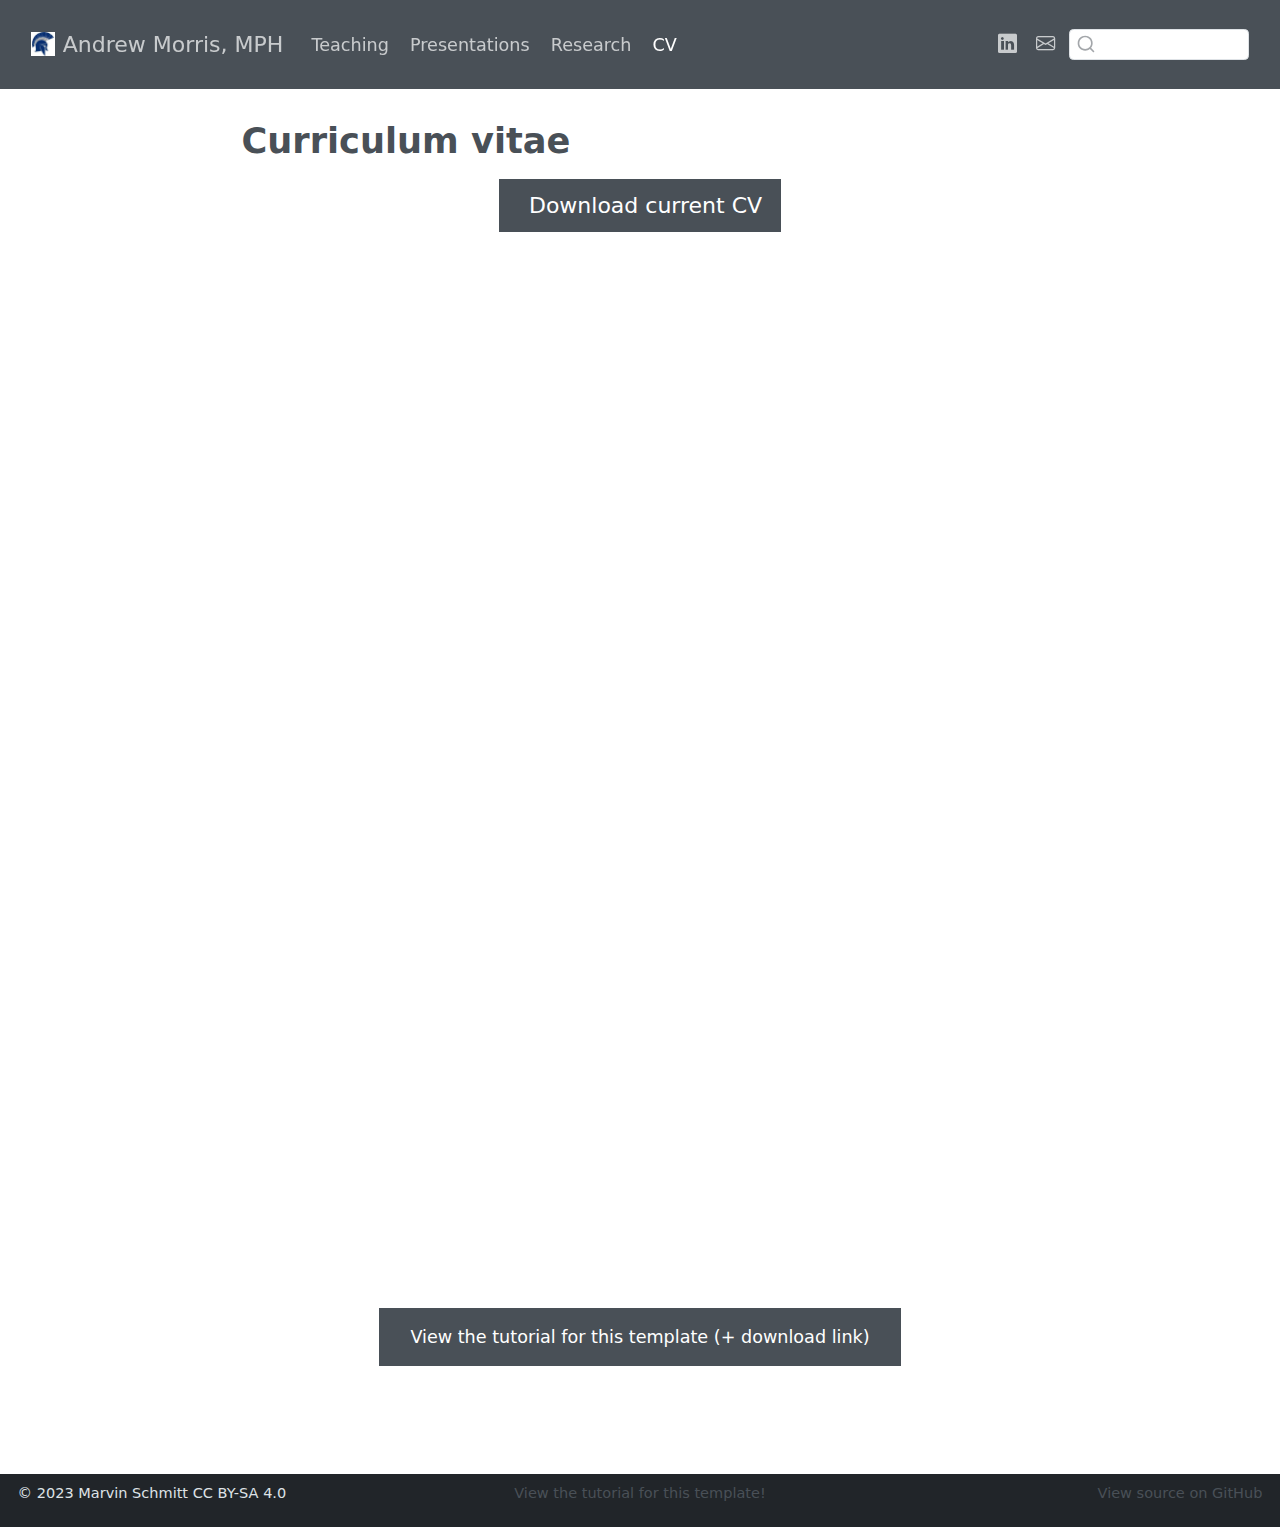
<file: docs/cv/index.html>
<!DOCTYPE html>
<html xmlns="http://www.w3.org/1999/xhtml" lang="en" xml:lang="en"><head>

<meta charset="utf-8">
<meta name="generator" content="quarto-1.7.32">

<meta name="viewport" content="width=device-width, initial-scale=1.0, user-scalable=yes">


<title>Curriculum vitae – Andrew Morris, MPH</title>
<style>
code{white-space: pre-wrap;}
span.smallcaps{font-variant: small-caps;}
div.columns{display: flex; gap: min(4vw, 1.5em);}
div.column{flex: auto; overflow-x: auto;}
div.hanging-indent{margin-left: 1.5em; text-indent: -1.5em;}
ul.task-list{list-style: none;}
ul.task-list li input[type="checkbox"] {
  width: 0.8em;
  margin: 0 0.8em 0.2em -1em; /* quarto-specific, see https://github.com/quarto-dev/quarto-cli/issues/4556 */ 
  vertical-align: middle;
}
</style>


<script src="../site_libs/quarto-nav/quarto-nav.js"></script>
<script src="../site_libs/clipboard/clipboard.min.js"></script>
<script src="../site_libs/quarto-search/autocomplete.umd.js"></script>
<script src="../site_libs/quarto-search/fuse.min.js"></script>
<script src="../site_libs/quarto-search/quarto-search.js"></script>
<meta name="quarto:offset" content="../">
<link href="../img/spartan.jpg" rel="icon" type="image/jpeg">
<script src="../site_libs/quarto-html/quarto.js" type="module"></script>
<script src="../site_libs/quarto-html/tabsets/tabsets.js" type="module"></script>
<script src="../site_libs/quarto-html/popper.min.js"></script>
<script src="../site_libs/quarto-html/tippy.umd.min.js"></script>
<script src="../site_libs/quarto-html/anchor.min.js"></script>
<link href="../site_libs/quarto-html/tippy.css" rel="stylesheet">
<link href="../site_libs/quarto-html/quarto-syntax-highlighting-37eea08aefeeee20ff55810ff984fec1.css" rel="stylesheet" id="quarto-text-highlighting-styles">
<script src="../site_libs/bootstrap/bootstrap.min.js"></script>
<link href="../site_libs/bootstrap/bootstrap-icons.css" rel="stylesheet">
<link href="../site_libs/bootstrap/bootstrap-083d1a00a1bfdb87473960437a1a5e30.min.css" rel="stylesheet" append-hash="true" id="quarto-bootstrap" data-mode="light">
<script id="quarto-search-options" type="application/json">{
  "location": "navbar",
  "copy-button": false,
  "collapse-after": 3,
  "panel-placement": "end",
  "type": "textbox",
  "limit": 50,
  "keyboard-shortcut": [
    "f",
    "/",
    "s"
  ],
  "language": {
    "search-no-results-text": "No results",
    "search-matching-documents-text": "matching documents",
    "search-copy-link-title": "Copy link to search",
    "search-hide-matches-text": "Hide additional matches",
    "search-more-match-text": "more match in this document",
    "search-more-matches-text": "more matches in this document",
    "search-clear-button-title": "Clear",
    "search-text-placeholder": "",
    "search-detached-cancel-button-title": "Cancel",
    "search-submit-button-title": "Submit",
    "search-label": "Search"
  }
}</script>


</head>

<body class="nav-fixed fullcontent quarto-light">

<div id="quarto-search-results"></div>
  <header id="quarto-header" class="headroom fixed-top">
    <nav class="navbar navbar-expand-lg " data-bs-theme="dark">
      <div class="navbar-container container-fluid">
      <div class="navbar-brand-container mx-auto">
    <a href="../index.html" class="navbar-brand navbar-brand-logo">
    <img src="../img/spartan.jpg" alt="" class="navbar-logo">
    </a>
    <a class="navbar-brand" href="../index.html">
    <span class="navbar-title">Andrew Morris, MPH</span>
    </a>
  </div>
            <div id="quarto-search" class="" title="Search"></div>
          <button class="navbar-toggler" type="button" data-bs-toggle="collapse" data-bs-target="#navbarCollapse" aria-controls="navbarCollapse" role="menu" aria-expanded="false" aria-label="Toggle navigation" onclick="if (window.quartoToggleHeadroom) { window.quartoToggleHeadroom(); }">
  <span class="navbar-toggler-icon"></span>
</button>
          <div class="collapse navbar-collapse" id="navbarCollapse">
            <ul class="navbar-nav navbar-nav-scroll me-auto">
  <li class="nav-item">
    <a class="nav-link" href="../Teaching/index.html"> 
<span class="menu-text">Teaching</span></a>
  </li>  
  <li class="nav-item">
    <a class="nav-link" href="../Presentations/index.html"> 
<span class="menu-text">Presentations</span></a>
  </li>  
  <li class="nav-item">
    <a class="nav-link" href="../Research/index.html"> 
<span class="menu-text">Research</span></a>
  </li>  
  <li class="nav-item">
    <a class="nav-link active" href="../cv/index.html" aria-current="page"> 
<span class="menu-text">CV</span></a>
  </li>  
</ul>
            <ul class="navbar-nav navbar-nav-scroll ms-auto">
  <li class="nav-item compact">
    <a class="nav-link" href="https://www.linkedin.com/in/andrew-morris-a42408142/"> <i class="bi bi-linkedin" role="img">
</i> 
<span class="menu-text"></span></a>
  </li>  
  <li class="nav-item compact">
    <a class="nav-link" href="mailto:andrew.morris@case.edu"> <i class="bi bi-envelope" role="img" aria-label="email">
</i> 
<span class="menu-text"></span></a>
  </li>  
</ul>
          </div> <!-- /navcollapse -->
            <div class="quarto-navbar-tools">
</div>
      </div> <!-- /container-fluid -->
    </nav>
</header>
<!-- content -->
<div id="quarto-content" class="quarto-container page-columns page-rows-contents page-layout-article page-navbar">
<!-- sidebar -->
<!-- margin-sidebar -->
    
<!-- main -->
<main class="content" id="quarto-document-content">

<header id="title-block-header" class="quarto-title-block default">
<div class="quarto-title">
<h1 class="title">Curriculum vitae</h1>
</div>



<div class="quarto-title-meta">

    
  
    
  </div>
  


</header>


<div class="cell">
<style type="text/css">
.embed-container {
    position: relative;
    padding-bottom: 129%;
    height: 0;
    overflow: hidden;
    max-width: 100%;
}
.embed-container iframe,
.embed-container object,
.embed-container embed {
    position: absolute;
    top: 0;
    left: 0;
    width: 100%;
    height: 100%;
}
</style>
</div>
<p class="text-center">
  <a class="btn btn-primary btn-lg cv-download" href="cv.pdf" target="_blank">
    <i class="fa-solid fa-file-arrow-down"></i> Download current CV
  </a>
</p>
<div class="embed-container">
  <iframe src="cv.pdf#toolbar=0" style="border: 0.5px;width: 100%;"></iframe>
</div>
<div style="margin: 30px; text-align: center;">
<a class="btn btn-primary" href="https://www.marvinschmitt.com/blog/website-tutorial-quarto/" role="button" target="_blank" style="padding: 15px 30px;">View the tutorial for this template (+ download link)</a>
</div>



</main> <!-- /main -->
<script id="quarto-html-after-body" type="application/javascript">
  window.document.addEventListener("DOMContentLoaded", function (event) {
    const icon = "";
    const anchorJS = new window.AnchorJS();
    anchorJS.options = {
      placement: 'right',
      icon: icon
    };
    anchorJS.add('.anchored');
    const isCodeAnnotation = (el) => {
      for (const clz of el.classList) {
        if (clz.startsWith('code-annotation-')) {                     
          return true;
        }
      }
      return false;
    }
    const onCopySuccess = function(e) {
      // button target
      const button = e.trigger;
      // don't keep focus
      button.blur();
      // flash "checked"
      button.classList.add('code-copy-button-checked');
      var currentTitle = button.getAttribute("title");
      button.setAttribute("title", "Copied!");
      let tooltip;
      if (window.bootstrap) {
        button.setAttribute("data-bs-toggle", "tooltip");
        button.setAttribute("data-bs-placement", "left");
        button.setAttribute("data-bs-title", "Copied!");
        tooltip = new bootstrap.Tooltip(button, 
          { trigger: "manual", 
            customClass: "code-copy-button-tooltip",
            offset: [0, -8]});
        tooltip.show();    
      }
      setTimeout(function() {
        if (tooltip) {
          tooltip.hide();
          button.removeAttribute("data-bs-title");
          button.removeAttribute("data-bs-toggle");
          button.removeAttribute("data-bs-placement");
        }
        button.setAttribute("title", currentTitle);
        button.classList.remove('code-copy-button-checked');
      }, 1000);
      // clear code selection
      e.clearSelection();
    }
    const getTextToCopy = function(trigger) {
        const codeEl = trigger.previousElementSibling.cloneNode(true);
        for (const childEl of codeEl.children) {
          if (isCodeAnnotation(childEl)) {
            childEl.remove();
          }
        }
        return codeEl.innerText;
    }
    const clipboard = new window.ClipboardJS('.code-copy-button:not([data-in-quarto-modal])', {
      text: getTextToCopy
    });
    clipboard.on('success', onCopySuccess);
    if (window.document.getElementById('quarto-embedded-source-code-modal')) {
      const clipboardModal = new window.ClipboardJS('.code-copy-button[data-in-quarto-modal]', {
        text: getTextToCopy,
        container: window.document.getElementById('quarto-embedded-source-code-modal')
      });
      clipboardModal.on('success', onCopySuccess);
    }
      var localhostRegex = new RegExp(/^(?:http|https):\/\/localhost\:?[0-9]*\//);
      var mailtoRegex = new RegExp(/^mailto:/);
        var filterRegex = new RegExp('/' + window.location.host + '/');
      var isInternal = (href) => {
          return filterRegex.test(href) || localhostRegex.test(href) || mailtoRegex.test(href);
      }
      // Inspect non-navigation links and adorn them if external
     var links = window.document.querySelectorAll('a[href]:not(.nav-link):not(.navbar-brand):not(.toc-action):not(.sidebar-link):not(.sidebar-item-toggle):not(.pagination-link):not(.no-external):not([aria-hidden]):not(.dropdown-item):not(.quarto-navigation-tool):not(.about-link)');
      for (var i=0; i<links.length; i++) {
        const link = links[i];
        if (!isInternal(link.href)) {
          // undo the damage that might have been done by quarto-nav.js in the case of
          // links that we want to consider external
          if (link.dataset.originalHref !== undefined) {
            link.href = link.dataset.originalHref;
          }
        }
      }
    function tippyHover(el, contentFn, onTriggerFn, onUntriggerFn) {
      const config = {
        allowHTML: true,
        maxWidth: 500,
        delay: 100,
        arrow: false,
        appendTo: function(el) {
            return el.parentElement;
        },
        interactive: true,
        interactiveBorder: 10,
        theme: 'quarto',
        placement: 'bottom-start',
      };
      if (contentFn) {
        config.content = contentFn;
      }
      if (onTriggerFn) {
        config.onTrigger = onTriggerFn;
      }
      if (onUntriggerFn) {
        config.onUntrigger = onUntriggerFn;
      }
      window.tippy(el, config); 
    }
    const noterefs = window.document.querySelectorAll('a[role="doc-noteref"]');
    for (var i=0; i<noterefs.length; i++) {
      const ref = noterefs[i];
      tippyHover(ref, function() {
        // use id or data attribute instead here
        let href = ref.getAttribute('data-footnote-href') || ref.getAttribute('href');
        try { href = new URL(href).hash; } catch {}
        const id = href.replace(/^#\/?/, "");
        const note = window.document.getElementById(id);
        if (note) {
          return note.innerHTML;
        } else {
          return "";
        }
      });
    }
    const xrefs = window.document.querySelectorAll('a.quarto-xref');
    const processXRef = (id, note) => {
      // Strip column container classes
      const stripColumnClz = (el) => {
        el.classList.remove("page-full", "page-columns");
        if (el.children) {
          for (const child of el.children) {
            stripColumnClz(child);
          }
        }
      }
      stripColumnClz(note)
      if (id === null || id.startsWith('sec-')) {
        // Special case sections, only their first couple elements
        const container = document.createElement("div");
        if (note.children && note.children.length > 2) {
          container.appendChild(note.children[0].cloneNode(true));
          for (let i = 1; i < note.children.length; i++) {
            const child = note.children[i];
            if (child.tagName === "P" && child.innerText === "") {
              continue;
            } else {
              container.appendChild(child.cloneNode(true));
              break;
            }
          }
          if (window.Quarto?.typesetMath) {
            window.Quarto.typesetMath(container);
          }
          return container.innerHTML
        } else {
          if (window.Quarto?.typesetMath) {
            window.Quarto.typesetMath(note);
          }
          return note.innerHTML;
        }
      } else {
        // Remove any anchor links if they are present
        const anchorLink = note.querySelector('a.anchorjs-link');
        if (anchorLink) {
          anchorLink.remove();
        }
        if (window.Quarto?.typesetMath) {
          window.Quarto.typesetMath(note);
        }
        if (note.classList.contains("callout")) {
          return note.outerHTML;
        } else {
          return note.innerHTML;
        }
      }
    }
    for (var i=0; i<xrefs.length; i++) {
      const xref = xrefs[i];
      tippyHover(xref, undefined, function(instance) {
        instance.disable();
        let url = xref.getAttribute('href');
        let hash = undefined; 
        if (url.startsWith('#')) {
          hash = url;
        } else {
          try { hash = new URL(url).hash; } catch {}
        }
        if (hash) {
          const id = hash.replace(/^#\/?/, "");
          const note = window.document.getElementById(id);
          if (note !== null) {
            try {
              const html = processXRef(id, note.cloneNode(true));
              instance.setContent(html);
            } finally {
              instance.enable();
              instance.show();
            }
          } else {
            // See if we can fetch this
            fetch(url.split('#')[0])
            .then(res => res.text())
            .then(html => {
              const parser = new DOMParser();
              const htmlDoc = parser.parseFromString(html, "text/html");
              const note = htmlDoc.getElementById(id);
              if (note !== null) {
                const html = processXRef(id, note);
                instance.setContent(html);
              } 
            }).finally(() => {
              instance.enable();
              instance.show();
            });
          }
        } else {
          // See if we can fetch a full url (with no hash to target)
          // This is a special case and we should probably do some content thinning / targeting
          fetch(url)
          .then(res => res.text())
          .then(html => {
            const parser = new DOMParser();
            const htmlDoc = parser.parseFromString(html, "text/html");
            const note = htmlDoc.querySelector('main.content');
            if (note !== null) {
              // This should only happen for chapter cross references
              // (since there is no id in the URL)
              // remove the first header
              if (note.children.length > 0 && note.children[0].tagName === "HEADER") {
                note.children[0].remove();
              }
              const html = processXRef(null, note);
              instance.setContent(html);
            } 
          }).finally(() => {
            instance.enable();
            instance.show();
          });
        }
      }, function(instance) {
      });
    }
        let selectedAnnoteEl;
        const selectorForAnnotation = ( cell, annotation) => {
          let cellAttr = 'data-code-cell="' + cell + '"';
          let lineAttr = 'data-code-annotation="' +  annotation + '"';
          const selector = 'span[' + cellAttr + '][' + lineAttr + ']';
          return selector;
        }
        const selectCodeLines = (annoteEl) => {
          const doc = window.document;
          const targetCell = annoteEl.getAttribute("data-target-cell");
          const targetAnnotation = annoteEl.getAttribute("data-target-annotation");
          const annoteSpan = window.document.querySelector(selectorForAnnotation(targetCell, targetAnnotation));
          const lines = annoteSpan.getAttribute("data-code-lines").split(",");
          const lineIds = lines.map((line) => {
            return targetCell + "-" + line;
          })
          let top = null;
          let height = null;
          let parent = null;
          if (lineIds.length > 0) {
              //compute the position of the single el (top and bottom and make a div)
              const el = window.document.getElementById(lineIds[0]);
              top = el.offsetTop;
              height = el.offsetHeight;
              parent = el.parentElement.parentElement;
            if (lineIds.length > 1) {
              const lastEl = window.document.getElementById(lineIds[lineIds.length - 1]);
              const bottom = lastEl.offsetTop + lastEl.offsetHeight;
              height = bottom - top;
            }
            if (top !== null && height !== null && parent !== null) {
              // cook up a div (if necessary) and position it 
              let div = window.document.getElementById("code-annotation-line-highlight");
              if (div === null) {
                div = window.document.createElement("div");
                div.setAttribute("id", "code-annotation-line-highlight");
                div.style.position = 'absolute';
                parent.appendChild(div);
              }
              div.style.top = top - 2 + "px";
              div.style.height = height + 4 + "px";
              div.style.left = 0;
              let gutterDiv = window.document.getElementById("code-annotation-line-highlight-gutter");
              if (gutterDiv === null) {
                gutterDiv = window.document.createElement("div");
                gutterDiv.setAttribute("id", "code-annotation-line-highlight-gutter");
                gutterDiv.style.position = 'absolute';
                const codeCell = window.document.getElementById(targetCell);
                const gutter = codeCell.querySelector('.code-annotation-gutter');
                gutter.appendChild(gutterDiv);
              }
              gutterDiv.style.top = top - 2 + "px";
              gutterDiv.style.height = height + 4 + "px";
            }
            selectedAnnoteEl = annoteEl;
          }
        };
        const unselectCodeLines = () => {
          const elementsIds = ["code-annotation-line-highlight", "code-annotation-line-highlight-gutter"];
          elementsIds.forEach((elId) => {
            const div = window.document.getElementById(elId);
            if (div) {
              div.remove();
            }
          });
          selectedAnnoteEl = undefined;
        };
          // Handle positioning of the toggle
      window.addEventListener(
        "resize",
        throttle(() => {
          elRect = undefined;
          if (selectedAnnoteEl) {
            selectCodeLines(selectedAnnoteEl);
          }
        }, 10)
      );
      function throttle(fn, ms) {
      let throttle = false;
      let timer;
        return (...args) => {
          if(!throttle) { // first call gets through
              fn.apply(this, args);
              throttle = true;
          } else { // all the others get throttled
              if(timer) clearTimeout(timer); // cancel #2
              timer = setTimeout(() => {
                fn.apply(this, args);
                timer = throttle = false;
              }, ms);
          }
        };
      }
        // Attach click handler to the DT
        const annoteDls = window.document.querySelectorAll('dt[data-target-cell]');
        for (const annoteDlNode of annoteDls) {
          annoteDlNode.addEventListener('click', (event) => {
            const clickedEl = event.target;
            if (clickedEl !== selectedAnnoteEl) {
              unselectCodeLines();
              const activeEl = window.document.querySelector('dt[data-target-cell].code-annotation-active');
              if (activeEl) {
                activeEl.classList.remove('code-annotation-active');
              }
              selectCodeLines(clickedEl);
              clickedEl.classList.add('code-annotation-active');
            } else {
              // Unselect the line
              unselectCodeLines();
              clickedEl.classList.remove('code-annotation-active');
            }
          });
        }
    const findCites = (el) => {
      const parentEl = el.parentElement;
      if (parentEl) {
        const cites = parentEl.dataset.cites;
        if (cites) {
          return {
            el,
            cites: cites.split(' ')
          };
        } else {
          return findCites(el.parentElement)
        }
      } else {
        return undefined;
      }
    };
    var bibliorefs = window.document.querySelectorAll('a[role="doc-biblioref"]');
    for (var i=0; i<bibliorefs.length; i++) {
      const ref = bibliorefs[i];
      const citeInfo = findCites(ref);
      if (citeInfo) {
        tippyHover(citeInfo.el, function() {
          var popup = window.document.createElement('div');
          citeInfo.cites.forEach(function(cite) {
            var citeDiv = window.document.createElement('div');
            citeDiv.classList.add('hanging-indent');
            citeDiv.classList.add('csl-entry');
            var biblioDiv = window.document.getElementById('ref-' + cite);
            if (biblioDiv) {
              citeDiv.innerHTML = biblioDiv.innerHTML;
            }
            popup.appendChild(citeDiv);
          });
          return popup.innerHTML;
        });
      }
    }
  });
  </script>
</div> <!-- /content -->
<footer class="footer">
  <div class="nav-footer">
    <div class="nav-footer-left">
<p><span class="faux-block">© 2023 Marvin Schmitt CC BY-SA 4.0</span></p>
</div>   
    <div class="nav-footer-center">
<p><span class="faux-block"><a href="https://www.marvinschmitt.com/blog/website-tutorial-quarto/">View the tutorial for this template!</a></span></p>
</div>
    <div class="nav-footer-right">
<p><span class="faux-block"><a href="https://github.com/marvinschmitt/quarto-website-template/">View source on GitHub</a></span></p>
</div>
  </div>
</footer>




</body></html>
</file>
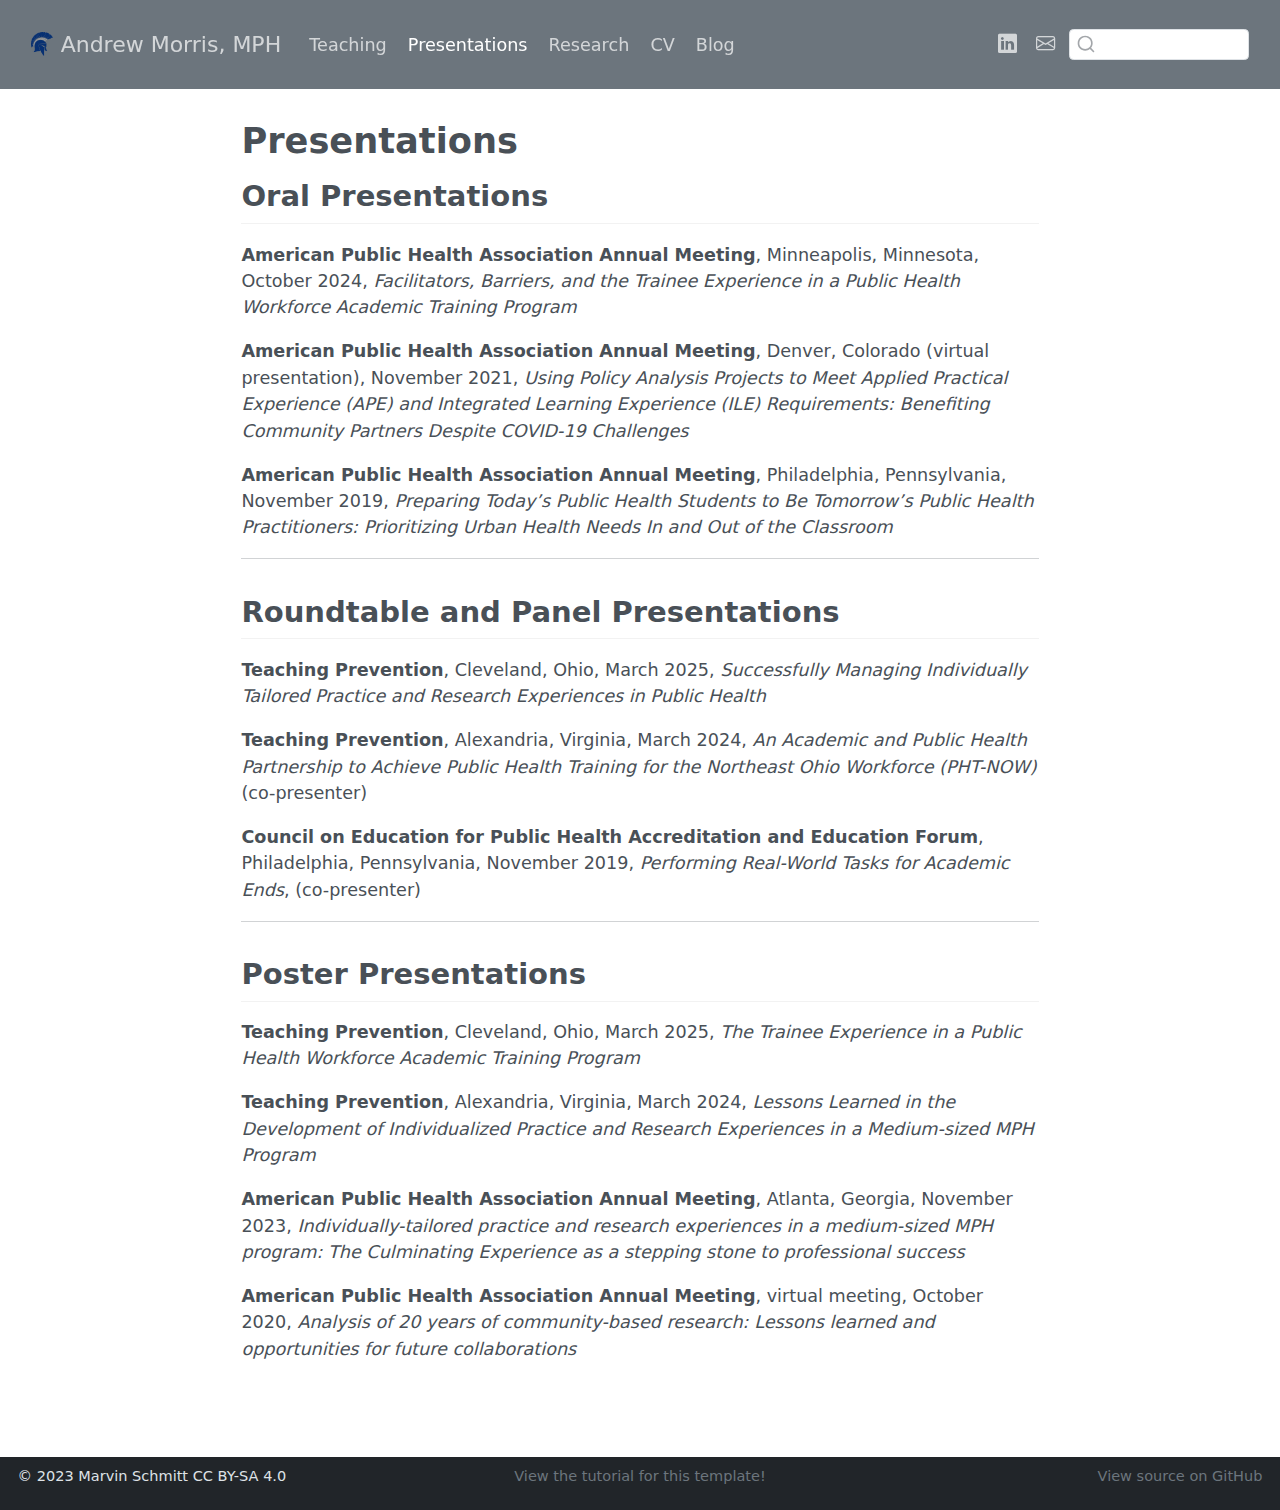
<file: docs/Presentations/index.html>
<!DOCTYPE html>
<html xmlns="http://www.w3.org/1999/xhtml" lang="en" xml:lang="en"><head>

<meta charset="utf-8">
<meta name="generator" content="quarto-1.8.25">

<meta name="viewport" content="width=device-width, initial-scale=1.0, user-scalable=yes">


<title>Presentations – Andrew Morris, MPH</title>
<style>
code{white-space: pre-wrap;}
span.smallcaps{font-variant: small-caps;}
div.columns{display: flex; gap: min(4vw, 1.5em);}
div.column{flex: auto; overflow-x: auto;}
div.hanging-indent{margin-left: 1.5em; text-indent: -1.5em;}
ul.task-list{list-style: none;}
ul.task-list li input[type="checkbox"] {
  width: 0.8em;
  margin: 0 0.8em 0.2em -1em; /* quarto-specific, see https://github.com/quarto-dev/quarto-cli/issues/4556 */ 
  vertical-align: middle;
}
</style>


<script src="../site_libs/quarto-nav/quarto-nav.js"></script>
<script src="../site_libs/clipboard/clipboard.min.js"></script>
<script src="../site_libs/quarto-search/autocomplete.umd.js"></script>
<script src="../site_libs/quarto-search/fuse.min.js"></script>
<script src="../site_libs/quarto-search/quarto-search.js"></script>
<meta name="quarto:offset" content="../">
<link href="../img/spartan.jpg" rel="icon" type="image/jpeg">
<script src="../site_libs/quarto-html/quarto.js" type="module"></script>
<script src="../site_libs/quarto-html/tabsets/tabsets.js" type="module"></script>
<script src="../site_libs/quarto-html/axe/axe-check.js" type="module"></script>
<script src="../site_libs/quarto-html/popper.min.js"></script>
<script src="../site_libs/quarto-html/tippy.umd.min.js"></script>
<script src="../site_libs/quarto-html/anchor.min.js"></script>
<link href="../site_libs/quarto-html/tippy.css" rel="stylesheet">
<link href="../site_libs/quarto-html/quarto-syntax-highlighting-7b89279ff1a6dce999919e0e67d4d9ec.css" rel="stylesheet" id="quarto-text-highlighting-styles">
<script src="../site_libs/bootstrap/bootstrap.min.js"></script>
<link href="../site_libs/bootstrap/bootstrap-icons.css" rel="stylesheet">
<link href="../site_libs/bootstrap/bootstrap-1efb1dd425b571a189304838ee4da2f7.min.css" rel="stylesheet" append-hash="true" id="quarto-bootstrap" data-mode="light">
<script id="quarto-search-options" type="application/json">{
  "location": "navbar",
  "copy-button": false,
  "collapse-after": 3,
  "panel-placement": "end",
  "type": "textbox",
  "limit": 50,
  "keyboard-shortcut": [
    "f",
    "/",
    "s"
  ],
  "language": {
    "search-no-results-text": "No results",
    "search-matching-documents-text": "matching documents",
    "search-copy-link-title": "Copy link to search",
    "search-hide-matches-text": "Hide additional matches",
    "search-more-match-text": "more match in this document",
    "search-more-matches-text": "more matches in this document",
    "search-clear-button-title": "Clear",
    "search-text-placeholder": "",
    "search-detached-cancel-button-title": "Cancel",
    "search-submit-button-title": "Submit",
    "search-label": "Search"
  }
}</script>


</head>

<body class="nav-fixed fullcontent quarto-light">

<div id="quarto-search-results"></div>
  <header id="quarto-header" class="headroom fixed-top">
    <nav class="navbar navbar-expand-lg " data-bs-theme="dark">
      <div class="navbar-container container-fluid">
      <div class="navbar-brand-container mx-auto">
    <a href="../index.html" class="navbar-brand navbar-brand-logo">
    <img src="../img/spartan.png" alt="" class="navbar-logo light-content">
    <img src="../img/spartan.png" alt="" class="navbar-logo dark-content">
    </a>
    <a class="navbar-brand" href="../index.html">
    <span class="navbar-title">Andrew Morris, MPH</span>
    </a>
  </div>
            <div id="quarto-search" class="" title="Search"></div>
          <button class="navbar-toggler" type="button" data-bs-toggle="collapse" data-bs-target="#navbarCollapse" aria-controls="navbarCollapse" role="menu" aria-expanded="false" aria-label="Toggle navigation" onclick="if (window.quartoToggleHeadroom) { window.quartoToggleHeadroom(); }">
  <span class="navbar-toggler-icon"></span>
</button>
          <div class="collapse navbar-collapse" id="navbarCollapse">
            <ul class="navbar-nav navbar-nav-scroll me-auto">
  <li class="nav-item">
    <a class="nav-link" href="../Teaching/index.html"> 
<span class="menu-text">Teaching</span></a>
  </li>  
  <li class="nav-item">
    <a class="nav-link active" href="../Presentations/index.html" aria-current="page"> 
<span class="menu-text">Presentations</span></a>
  </li>  
  <li class="nav-item">
    <a class="nav-link" href="../Research/index.html"> 
<span class="menu-text">Research</span></a>
  </li>  
  <li class="nav-item">
    <a class="nav-link" href="../cv/index.html"> 
<span class="menu-text">CV</span></a>
  </li>  
  <li class="nav-item">
    <a class="nav-link" href="../Blog/index.html"> 
<span class="menu-text">Blog</span></a>
  </li>  
</ul>
            <ul class="navbar-nav navbar-nav-scroll ms-auto">
  <li class="nav-item compact">
    <a class="nav-link" href="https://www.linkedin.com/in/andrew-morris-a42408142/"> <i class="bi bi-linkedin" role="img">
</i> 
<span class="menu-text"></span></a>
  </li>  
  <li class="nav-item compact">
    <a class="nav-link" href="mailto:andrew.morris@case.edu"> <i class="bi bi-envelope" role="img" aria-label="email">
</i> 
<span class="menu-text"></span></a>
  </li>  
</ul>
          </div> <!-- /navcollapse -->
            <div class="quarto-navbar-tools">
</div>
      </div> <!-- /container-fluid -->
    </nav>
</header>
<!-- content -->
<div id="quarto-content" class="quarto-container page-columns page-rows-contents page-layout-article page-navbar">
<!-- sidebar -->
<!-- margin-sidebar -->
    
<!-- main -->
<main class="content" id="quarto-document-content">

<header id="title-block-header" class="quarto-title-block default">
<div class="quarto-title">
<h1 class="title">Presentations</h1>
</div>



<div class="quarto-title-meta">

    
  
    
  </div>
  


</header>


<section id="oral-presentations" class="level2">
<h2 class="anchored" data-anchor-id="oral-presentations">Oral Presentations</h2>
<p><strong>American Public Health Association Annual Meeting</strong>, Minneapolis, Minnesota, October 2024, <em>Facilitators, Barriers, and the Trainee Experience in a Public Health Workforce Academic Training Program</em></p>
<p><strong>American Public Health Association Annual Meeting</strong>, Denver, Colorado (virtual presentation), November 2021, <em>Using Policy Analysis Projects to Meet Applied Practical Experience (APE) and Integrated Learning Experience (ILE) Requirements: Benefiting Community Partners Despite COVID-19 Challenges</em></p>
<p><strong>American Public Health Association Annual Meeting</strong>, Philadelphia, Pennsylvania, November 2019, <em>Preparing Today’s Public Health Students to Be Tomorrow’s Public Health Practitioners: Prioritizing Urban Health Needs In and Out of the Classroom</em></p>
<hr>
</section>
<section id="roundtable-and-panel-presentations" class="level2">
<h2 class="anchored" data-anchor-id="roundtable-and-panel-presentations">Roundtable and Panel Presentations</h2>
<p><strong>Teaching Prevention</strong>, Cleveland, Ohio, March 2025, <em>Successfully Managing Individually Tailored Practice and Research Experiences in Public Health</em></p>
<p><strong>Teaching Prevention</strong>, Alexandria, Virginia, March 2024, <em>An Academic and Public Health Partnership to Achieve Public Health Training for the Northeast Ohio Workforce (PHT-NOW)</em> (co-presenter)</p>
<p><strong>Council on Education for Public Health Accreditation and Education Forum</strong>, Philadelphia, Pennsylvania, November 2019, <em>Performing Real-World Tasks for Academic Ends</em>, (co-presenter)</p>
<hr>
</section>
<section id="poster-presentations" class="level2">
<h2 class="anchored" data-anchor-id="poster-presentations">Poster Presentations</h2>
<p><strong>Teaching Prevention</strong>, Cleveland, Ohio, March 2025, <em>The Trainee Experience in a Public Health Workforce Academic Training Program</em></p>
<p><strong>Teaching Prevention</strong>, Alexandria, Virginia, March 2024, <em>Lessons Learned in the Development of Individualized Practice and Research Experiences in a Medium-sized MPH Program</em></p>
<p><strong>American Public Health Association Annual Meeting</strong>, Atlanta, Georgia, November 2023, <em>Individually-tailored practice and research experiences in a medium-sized MPH program: The Culminating Experience as a stepping stone to professional success</em></p>
<p><strong>American Public Health Association Annual Meeting</strong>, virtual meeting, October 2020, <em>Analysis of 20 years of community-based research: Lessons learned and opportunities for future collaborations</em></p>


</section>

</main> <!-- /main -->
<script id="quarto-html-after-body" type="application/javascript">
  window.document.addEventListener("DOMContentLoaded", function (event) {
    const icon = "";
    const anchorJS = new window.AnchorJS();
    anchorJS.options = {
      placement: 'right',
      icon: icon
    };
    anchorJS.add('.anchored');
    const isCodeAnnotation = (el) => {
      for (const clz of el.classList) {
        if (clz.startsWith('code-annotation-')) {                     
          return true;
        }
      }
      return false;
    }
    const onCopySuccess = function(e) {
      // button target
      const button = e.trigger;
      // don't keep focus
      button.blur();
      // flash "checked"
      button.classList.add('code-copy-button-checked');
      var currentTitle = button.getAttribute("title");
      button.setAttribute("title", "Copied!");
      let tooltip;
      if (window.bootstrap) {
        button.setAttribute("data-bs-toggle", "tooltip");
        button.setAttribute("data-bs-placement", "left");
        button.setAttribute("data-bs-title", "Copied!");
        tooltip = new bootstrap.Tooltip(button, 
          { trigger: "manual", 
            customClass: "code-copy-button-tooltip",
            offset: [0, -8]});
        tooltip.show();    
      }
      setTimeout(function() {
        if (tooltip) {
          tooltip.hide();
          button.removeAttribute("data-bs-title");
          button.removeAttribute("data-bs-toggle");
          button.removeAttribute("data-bs-placement");
        }
        button.setAttribute("title", currentTitle);
        button.classList.remove('code-copy-button-checked');
      }, 1000);
      // clear code selection
      e.clearSelection();
    }
    const getTextToCopy = function(trigger) {
      const outerScaffold = trigger.parentElement.cloneNode(true);
      const codeEl = outerScaffold.querySelector('code');
      for (const childEl of codeEl.children) {
        if (isCodeAnnotation(childEl)) {
          childEl.remove();
        }
      }
      return codeEl.innerText;
    }
    const clipboard = new window.ClipboardJS('.code-copy-button:not([data-in-quarto-modal])', {
      text: getTextToCopy
    });
    clipboard.on('success', onCopySuccess);
    if (window.document.getElementById('quarto-embedded-source-code-modal')) {
      const clipboardModal = new window.ClipboardJS('.code-copy-button[data-in-quarto-modal]', {
        text: getTextToCopy,
        container: window.document.getElementById('quarto-embedded-source-code-modal')
      });
      clipboardModal.on('success', onCopySuccess);
    }
      var localhostRegex = new RegExp(/^(?:http|https):\/\/localhost\:?[0-9]*\//);
      var mailtoRegex = new RegExp(/^mailto:/);
        var filterRegex = new RegExp('/' + window.location.host + '/');
      var isInternal = (href) => {
          return filterRegex.test(href) || localhostRegex.test(href) || mailtoRegex.test(href);
      }
      // Inspect non-navigation links and adorn them if external
     var links = window.document.querySelectorAll('a[href]:not(.nav-link):not(.navbar-brand):not(.toc-action):not(.sidebar-link):not(.sidebar-item-toggle):not(.pagination-link):not(.no-external):not([aria-hidden]):not(.dropdown-item):not(.quarto-navigation-tool):not(.about-link)');
      for (var i=0; i<links.length; i++) {
        const link = links[i];
        if (!isInternal(link.href)) {
          // undo the damage that might have been done by quarto-nav.js in the case of
          // links that we want to consider external
          if (link.dataset.originalHref !== undefined) {
            link.href = link.dataset.originalHref;
          }
        }
      }
    function tippyHover(el, contentFn, onTriggerFn, onUntriggerFn) {
      const config = {
        allowHTML: true,
        maxWidth: 500,
        delay: 100,
        arrow: false,
        appendTo: function(el) {
            return el.parentElement;
        },
        interactive: true,
        interactiveBorder: 10,
        theme: 'quarto',
        placement: 'bottom-start',
      };
      if (contentFn) {
        config.content = contentFn;
      }
      if (onTriggerFn) {
        config.onTrigger = onTriggerFn;
      }
      if (onUntriggerFn) {
        config.onUntrigger = onUntriggerFn;
      }
      window.tippy(el, config); 
    }
    const noterefs = window.document.querySelectorAll('a[role="doc-noteref"]');
    for (var i=0; i<noterefs.length; i++) {
      const ref = noterefs[i];
      tippyHover(ref, function() {
        // use id or data attribute instead here
        let href = ref.getAttribute('data-footnote-href') || ref.getAttribute('href');
        try { href = new URL(href).hash; } catch {}
        const id = href.replace(/^#\/?/, "");
        const note = window.document.getElementById(id);
        if (note) {
          return note.innerHTML;
        } else {
          return "";
        }
      });
    }
    const xrefs = window.document.querySelectorAll('a.quarto-xref');
    const processXRef = (id, note) => {
      // Strip column container classes
      const stripColumnClz = (el) => {
        el.classList.remove("page-full", "page-columns");
        if (el.children) {
          for (const child of el.children) {
            stripColumnClz(child);
          }
        }
      }
      stripColumnClz(note)
      if (id === null || id.startsWith('sec-')) {
        // Special case sections, only their first couple elements
        const container = document.createElement("div");
        if (note.children && note.children.length > 2) {
          container.appendChild(note.children[0].cloneNode(true));
          for (let i = 1; i < note.children.length; i++) {
            const child = note.children[i];
            if (child.tagName === "P" && child.innerText === "") {
              continue;
            } else {
              container.appendChild(child.cloneNode(true));
              break;
            }
          }
          if (window.Quarto?.typesetMath) {
            window.Quarto.typesetMath(container);
          }
          return container.innerHTML
        } else {
          if (window.Quarto?.typesetMath) {
            window.Quarto.typesetMath(note);
          }
          return note.innerHTML;
        }
      } else {
        // Remove any anchor links if they are present
        const anchorLink = note.querySelector('a.anchorjs-link');
        if (anchorLink) {
          anchorLink.remove();
        }
        if (window.Quarto?.typesetMath) {
          window.Quarto.typesetMath(note);
        }
        if (note.classList.contains("callout")) {
          return note.outerHTML;
        } else {
          return note.innerHTML;
        }
      }
    }
    for (var i=0; i<xrefs.length; i++) {
      const xref = xrefs[i];
      tippyHover(xref, undefined, function(instance) {
        instance.disable();
        let url = xref.getAttribute('href');
        let hash = undefined; 
        if (url.startsWith('#')) {
          hash = url;
        } else {
          try { hash = new URL(url).hash; } catch {}
        }
        if (hash) {
          const id = hash.replace(/^#\/?/, "");
          const note = window.document.getElementById(id);
          if (note !== null) {
            try {
              const html = processXRef(id, note.cloneNode(true));
              instance.setContent(html);
            } finally {
              instance.enable();
              instance.show();
            }
          } else {
            // See if we can fetch this
            fetch(url.split('#')[0])
            .then(res => res.text())
            .then(html => {
              const parser = new DOMParser();
              const htmlDoc = parser.parseFromString(html, "text/html");
              const note = htmlDoc.getElementById(id);
              if (note !== null) {
                const html = processXRef(id, note);
                instance.setContent(html);
              } 
            }).finally(() => {
              instance.enable();
              instance.show();
            });
          }
        } else {
          // See if we can fetch a full url (with no hash to target)
          // This is a special case and we should probably do some content thinning / targeting
          fetch(url)
          .then(res => res.text())
          .then(html => {
            const parser = new DOMParser();
            const htmlDoc = parser.parseFromString(html, "text/html");
            const note = htmlDoc.querySelector('main.content');
            if (note !== null) {
              // This should only happen for chapter cross references
              // (since there is no id in the URL)
              // remove the first header
              if (note.children.length > 0 && note.children[0].tagName === "HEADER") {
                note.children[0].remove();
              }
              const html = processXRef(null, note);
              instance.setContent(html);
            } 
          }).finally(() => {
            instance.enable();
            instance.show();
          });
        }
      }, function(instance) {
      });
    }
        let selectedAnnoteEl;
        const selectorForAnnotation = ( cell, annotation) => {
          let cellAttr = 'data-code-cell="' + cell + '"';
          let lineAttr = 'data-code-annotation="' +  annotation + '"';
          const selector = 'span[' + cellAttr + '][' + lineAttr + ']';
          return selector;
        }
        const selectCodeLines = (annoteEl) => {
          const doc = window.document;
          const targetCell = annoteEl.getAttribute("data-target-cell");
          const targetAnnotation = annoteEl.getAttribute("data-target-annotation");
          const annoteSpan = window.document.querySelector(selectorForAnnotation(targetCell, targetAnnotation));
          const lines = annoteSpan.getAttribute("data-code-lines").split(",");
          const lineIds = lines.map((line) => {
            return targetCell + "-" + line;
          })
          let top = null;
          let height = null;
          let parent = null;
          if (lineIds.length > 0) {
              //compute the position of the single el (top and bottom and make a div)
              const el = window.document.getElementById(lineIds[0]);
              top = el.offsetTop;
              height = el.offsetHeight;
              parent = el.parentElement.parentElement;
            if (lineIds.length > 1) {
              const lastEl = window.document.getElementById(lineIds[lineIds.length - 1]);
              const bottom = lastEl.offsetTop + lastEl.offsetHeight;
              height = bottom - top;
            }
            if (top !== null && height !== null && parent !== null) {
              // cook up a div (if necessary) and position it 
              let div = window.document.getElementById("code-annotation-line-highlight");
              if (div === null) {
                div = window.document.createElement("div");
                div.setAttribute("id", "code-annotation-line-highlight");
                div.style.position = 'absolute';
                parent.appendChild(div);
              }
              div.style.top = top - 2 + "px";
              div.style.height = height + 4 + "px";
              div.style.left = 0;
              let gutterDiv = window.document.getElementById("code-annotation-line-highlight-gutter");
              if (gutterDiv === null) {
                gutterDiv = window.document.createElement("div");
                gutterDiv.setAttribute("id", "code-annotation-line-highlight-gutter");
                gutterDiv.style.position = 'absolute';
                const codeCell = window.document.getElementById(targetCell);
                const gutter = codeCell.querySelector('.code-annotation-gutter');
                gutter.appendChild(gutterDiv);
              }
              gutterDiv.style.top = top - 2 + "px";
              gutterDiv.style.height = height + 4 + "px";
            }
            selectedAnnoteEl = annoteEl;
          }
        };
        const unselectCodeLines = () => {
          const elementsIds = ["code-annotation-line-highlight", "code-annotation-line-highlight-gutter"];
          elementsIds.forEach((elId) => {
            const div = window.document.getElementById(elId);
            if (div) {
              div.remove();
            }
          });
          selectedAnnoteEl = undefined;
        };
          // Handle positioning of the toggle
      window.addEventListener(
        "resize",
        throttle(() => {
          elRect = undefined;
          if (selectedAnnoteEl) {
            selectCodeLines(selectedAnnoteEl);
          }
        }, 10)
      );
      function throttle(fn, ms) {
      let throttle = false;
      let timer;
        return (...args) => {
          if(!throttle) { // first call gets through
              fn.apply(this, args);
              throttle = true;
          } else { // all the others get throttled
              if(timer) clearTimeout(timer); // cancel #2
              timer = setTimeout(() => {
                fn.apply(this, args);
                timer = throttle = false;
              }, ms);
          }
        };
      }
        // Attach click handler to the DT
        const annoteDls = window.document.querySelectorAll('dt[data-target-cell]');
        for (const annoteDlNode of annoteDls) {
          annoteDlNode.addEventListener('click', (event) => {
            const clickedEl = event.target;
            if (clickedEl !== selectedAnnoteEl) {
              unselectCodeLines();
              const activeEl = window.document.querySelector('dt[data-target-cell].code-annotation-active');
              if (activeEl) {
                activeEl.classList.remove('code-annotation-active');
              }
              selectCodeLines(clickedEl);
              clickedEl.classList.add('code-annotation-active');
            } else {
              // Unselect the line
              unselectCodeLines();
              clickedEl.classList.remove('code-annotation-active');
            }
          });
        }
    const findCites = (el) => {
      const parentEl = el.parentElement;
      if (parentEl) {
        const cites = parentEl.dataset.cites;
        if (cites) {
          return {
            el,
            cites: cites.split(' ')
          };
        } else {
          return findCites(el.parentElement)
        }
      } else {
        return undefined;
      }
    };
    var bibliorefs = window.document.querySelectorAll('a[role="doc-biblioref"]');
    for (var i=0; i<bibliorefs.length; i++) {
      const ref = bibliorefs[i];
      const citeInfo = findCites(ref);
      if (citeInfo) {
        tippyHover(citeInfo.el, function() {
          var popup = window.document.createElement('div');
          citeInfo.cites.forEach(function(cite) {
            var citeDiv = window.document.createElement('div');
            citeDiv.classList.add('hanging-indent');
            citeDiv.classList.add('csl-entry');
            var biblioDiv = window.document.getElementById('ref-' + cite);
            if (biblioDiv) {
              citeDiv.innerHTML = biblioDiv.innerHTML;
            }
            popup.appendChild(citeDiv);
          });
          return popup.innerHTML;
        });
      }
    }
  });
  </script>
</div> <!-- /content -->
<footer class="footer">
  <div class="nav-footer">
    <div class="nav-footer-left">
<p><span class="faux-block">© 2023 Marvin Schmitt CC BY-SA 4.0</span></p>
</div>   
    <div class="nav-footer-center">
<p><span class="faux-block"><a href="https://www.marvinschmitt.com/blog/website-tutorial-quarto/">View the tutorial for this template!</a></span></p>
</div>
    <div class="nav-footer-right">
<p><span class="faux-block"><a href="https://github.com/marvinschmitt/quarto-website-template/">View source on GitHub</a></span></p>
</div>
  </div>
</footer>




</body></html>
</file>
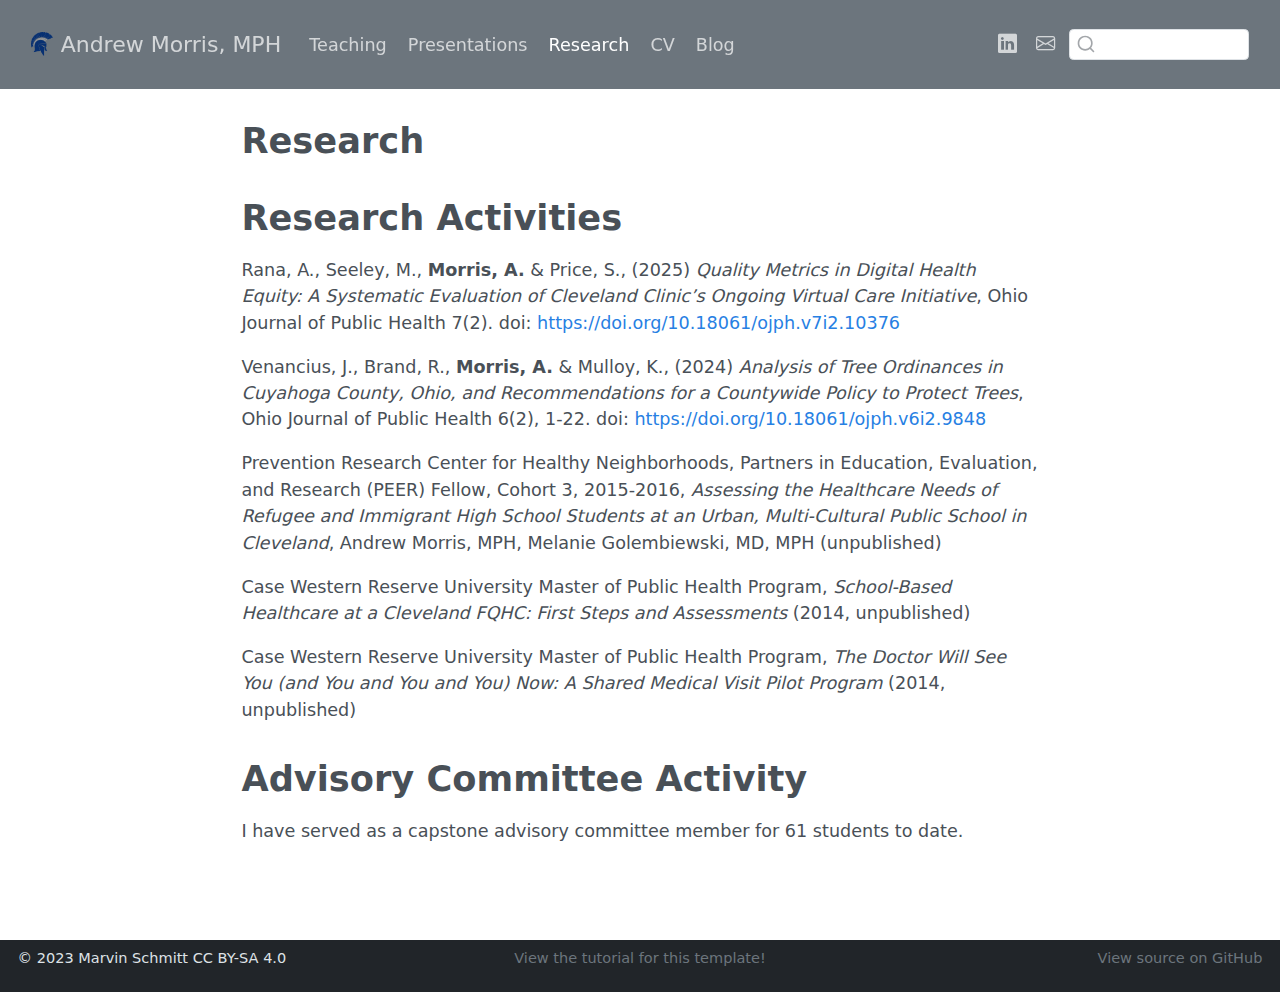
<file: docs/Research/index.html>
<!DOCTYPE html>
<html xmlns="http://www.w3.org/1999/xhtml" lang="en" xml:lang="en"><head>

<meta charset="utf-8">
<meta name="generator" content="quarto-1.8.25">

<meta name="viewport" content="width=device-width, initial-scale=1.0, user-scalable=yes">


<title>Research – Andrew Morris, MPH</title>
<style>
code{white-space: pre-wrap;}
span.smallcaps{font-variant: small-caps;}
div.columns{display: flex; gap: min(4vw, 1.5em);}
div.column{flex: auto; overflow-x: auto;}
div.hanging-indent{margin-left: 1.5em; text-indent: -1.5em;}
ul.task-list{list-style: none;}
ul.task-list li input[type="checkbox"] {
  width: 0.8em;
  margin: 0 0.8em 0.2em -1em; /* quarto-specific, see https://github.com/quarto-dev/quarto-cli/issues/4556 */ 
  vertical-align: middle;
}
</style>


<script src="../site_libs/quarto-nav/quarto-nav.js"></script>
<script src="../site_libs/clipboard/clipboard.min.js"></script>
<script src="../site_libs/quarto-search/autocomplete.umd.js"></script>
<script src="../site_libs/quarto-search/fuse.min.js"></script>
<script src="../site_libs/quarto-search/quarto-search.js"></script>
<meta name="quarto:offset" content="../">
<link href="../img/spartan.jpg" rel="icon" type="image/jpeg">
<script src="../site_libs/quarto-html/quarto.js" type="module"></script>
<script src="../site_libs/quarto-html/tabsets/tabsets.js" type="module"></script>
<script src="../site_libs/quarto-html/axe/axe-check.js" type="module"></script>
<script src="../site_libs/quarto-html/popper.min.js"></script>
<script src="../site_libs/quarto-html/tippy.umd.min.js"></script>
<script src="../site_libs/quarto-html/anchor.min.js"></script>
<link href="../site_libs/quarto-html/tippy.css" rel="stylesheet">
<link href="../site_libs/quarto-html/quarto-syntax-highlighting-7b89279ff1a6dce999919e0e67d4d9ec.css" rel="stylesheet" id="quarto-text-highlighting-styles">
<script src="../site_libs/bootstrap/bootstrap.min.js"></script>
<link href="../site_libs/bootstrap/bootstrap-icons.css" rel="stylesheet">
<link href="../site_libs/bootstrap/bootstrap-1efb1dd425b571a189304838ee4da2f7.min.css" rel="stylesheet" append-hash="true" id="quarto-bootstrap" data-mode="light">
<script id="quarto-search-options" type="application/json">{
  "location": "navbar",
  "copy-button": false,
  "collapse-after": 3,
  "panel-placement": "end",
  "type": "textbox",
  "limit": 50,
  "keyboard-shortcut": [
    "f",
    "/",
    "s"
  ],
  "language": {
    "search-no-results-text": "No results",
    "search-matching-documents-text": "matching documents",
    "search-copy-link-title": "Copy link to search",
    "search-hide-matches-text": "Hide additional matches",
    "search-more-match-text": "more match in this document",
    "search-more-matches-text": "more matches in this document",
    "search-clear-button-title": "Clear",
    "search-text-placeholder": "",
    "search-detached-cancel-button-title": "Cancel",
    "search-submit-button-title": "Submit",
    "search-label": "Search"
  }
}</script>


</head>

<body class="nav-fixed fullcontent quarto-light">

<div id="quarto-search-results"></div>
  <header id="quarto-header" class="headroom fixed-top">
    <nav class="navbar navbar-expand-lg " data-bs-theme="dark">
      <div class="navbar-container container-fluid">
      <div class="navbar-brand-container mx-auto">
    <a href="../index.html" class="navbar-brand navbar-brand-logo">
    <img src="../img/spartan.png" alt="" class="navbar-logo light-content">
    <img src="../img/spartan.png" alt="" class="navbar-logo dark-content">
    </a>
    <a class="navbar-brand" href="../index.html">
    <span class="navbar-title">Andrew Morris, MPH</span>
    </a>
  </div>
            <div id="quarto-search" class="" title="Search"></div>
          <button class="navbar-toggler" type="button" data-bs-toggle="collapse" data-bs-target="#navbarCollapse" aria-controls="navbarCollapse" role="menu" aria-expanded="false" aria-label="Toggle navigation" onclick="if (window.quartoToggleHeadroom) { window.quartoToggleHeadroom(); }">
  <span class="navbar-toggler-icon"></span>
</button>
          <div class="collapse navbar-collapse" id="navbarCollapse">
            <ul class="navbar-nav navbar-nav-scroll me-auto">
  <li class="nav-item">
    <a class="nav-link" href="../Teaching/index.html"> 
<span class="menu-text">Teaching</span></a>
  </li>  
  <li class="nav-item">
    <a class="nav-link" href="../Presentations/index.html"> 
<span class="menu-text">Presentations</span></a>
  </li>  
  <li class="nav-item">
    <a class="nav-link active" href="../Research/index.html" aria-current="page"> 
<span class="menu-text">Research</span></a>
  </li>  
  <li class="nav-item">
    <a class="nav-link" href="../cv/index.html"> 
<span class="menu-text">CV</span></a>
  </li>  
  <li class="nav-item">
    <a class="nav-link" href="../Blog/index.html"> 
<span class="menu-text">Blog</span></a>
  </li>  
</ul>
            <ul class="navbar-nav navbar-nav-scroll ms-auto">
  <li class="nav-item compact">
    <a class="nav-link" href="https://www.linkedin.com/in/andrew-morris-a42408142/"> <i class="bi bi-linkedin" role="img">
</i> 
<span class="menu-text"></span></a>
  </li>  
  <li class="nav-item compact">
    <a class="nav-link" href="mailto:andrew.morris@case.edu"> <i class="bi bi-envelope" role="img" aria-label="email">
</i> 
<span class="menu-text"></span></a>
  </li>  
</ul>
          </div> <!-- /navcollapse -->
            <div class="quarto-navbar-tools">
</div>
      </div> <!-- /container-fluid -->
    </nav>
</header>
<!-- content -->
<div id="quarto-content" class="quarto-container page-columns page-rows-contents page-layout-article page-navbar">
<!-- sidebar -->
<!-- margin-sidebar -->
    
<!-- main -->
<main class="content" id="quarto-document-content">

<header id="title-block-header" class="quarto-title-block default">
<div class="quarto-title">
<h1 class="title">Research</h1>
</div>



<div class="quarto-title-meta">

    
  
    
  </div>
  


</header>


<section id="research-activities" class="level1">
<h1>Research Activities</h1>
<p>Rana, A., Seeley, M., <strong>Morris, A.</strong> &amp; Price, S., (2025) <em>Quality Metrics in Digital Health Equity: A Systematic Evaluation of Cleveland Clinic’s Ongoing Virtual Care Initiative</em>, Ohio Journal of Public Health 7(2). doi: <a href="https://doi.org/10.18061/ojph.v7i2.10376" class="uri">https://doi.org/10.18061/ojph.v7i2.10376</a></p>
<p>Venancius, J., Brand, R., <strong>Morris, A.</strong> &amp; Mulloy, K., (2024) <em>Analysis of Tree Ordinances in Cuyahoga County, Ohio, and Recommendations for a Countywide Policy to Protect Trees</em>, Ohio Journal of Public Health 6(2), 1-22. doi: <a href="https://doi.org/10.18061/ojph.v6i2.9848" class="uri">https://doi.org/10.18061/ojph.v6i2.9848</a></p>
<p>Prevention Research Center for Healthy Neighborhoods, Partners in Education, Evaluation, and Research (PEER) Fellow, Cohort 3, 2015-2016, <em>Assessing the Healthcare Needs of Refugee and Immigrant High School Students at an Urban, Multi-Cultural Public School in Cleveland</em>, Andrew Morris, MPH, Melanie Golembiewski, MD, MPH (unpublished)</p>
<p>Case Western Reserve University Master of Public Health Program, <em>School-Based Healthcare at a Cleveland FQHC: First Steps and Assessments</em> (2014, unpublished)</p>
<p>Case Western Reserve University Master of Public Health Program, <em>The Doctor Will See You (and You and You and You) Now: A Shared Medical Visit Pilot Program</em> (2014, unpublished)</p>
</section>
<section id="advisory-committee-activity" class="level1">
<h1>Advisory Committee Activity</h1>
<p>I have served as a capstone advisory committee member for 61 students to date.</p>


</section>

</main> <!-- /main -->
<script id="quarto-html-after-body" type="application/javascript">
  window.document.addEventListener("DOMContentLoaded", function (event) {
    const icon = "";
    const anchorJS = new window.AnchorJS();
    anchorJS.options = {
      placement: 'right',
      icon: icon
    };
    anchorJS.add('.anchored');
    const isCodeAnnotation = (el) => {
      for (const clz of el.classList) {
        if (clz.startsWith('code-annotation-')) {                     
          return true;
        }
      }
      return false;
    }
    const onCopySuccess = function(e) {
      // button target
      const button = e.trigger;
      // don't keep focus
      button.blur();
      // flash "checked"
      button.classList.add('code-copy-button-checked');
      var currentTitle = button.getAttribute("title");
      button.setAttribute("title", "Copied!");
      let tooltip;
      if (window.bootstrap) {
        button.setAttribute("data-bs-toggle", "tooltip");
        button.setAttribute("data-bs-placement", "left");
        button.setAttribute("data-bs-title", "Copied!");
        tooltip = new bootstrap.Tooltip(button, 
          { trigger: "manual", 
            customClass: "code-copy-button-tooltip",
            offset: [0, -8]});
        tooltip.show();    
      }
      setTimeout(function() {
        if (tooltip) {
          tooltip.hide();
          button.removeAttribute("data-bs-title");
          button.removeAttribute("data-bs-toggle");
          button.removeAttribute("data-bs-placement");
        }
        button.setAttribute("title", currentTitle);
        button.classList.remove('code-copy-button-checked');
      }, 1000);
      // clear code selection
      e.clearSelection();
    }
    const getTextToCopy = function(trigger) {
      const outerScaffold = trigger.parentElement.cloneNode(true);
      const codeEl = outerScaffold.querySelector('code');
      for (const childEl of codeEl.children) {
        if (isCodeAnnotation(childEl)) {
          childEl.remove();
        }
      }
      return codeEl.innerText;
    }
    const clipboard = new window.ClipboardJS('.code-copy-button:not([data-in-quarto-modal])', {
      text: getTextToCopy
    });
    clipboard.on('success', onCopySuccess);
    if (window.document.getElementById('quarto-embedded-source-code-modal')) {
      const clipboardModal = new window.ClipboardJS('.code-copy-button[data-in-quarto-modal]', {
        text: getTextToCopy,
        container: window.document.getElementById('quarto-embedded-source-code-modal')
      });
      clipboardModal.on('success', onCopySuccess);
    }
      var localhostRegex = new RegExp(/^(?:http|https):\/\/localhost\:?[0-9]*\//);
      var mailtoRegex = new RegExp(/^mailto:/);
        var filterRegex = new RegExp('/' + window.location.host + '/');
      var isInternal = (href) => {
          return filterRegex.test(href) || localhostRegex.test(href) || mailtoRegex.test(href);
      }
      // Inspect non-navigation links and adorn them if external
     var links = window.document.querySelectorAll('a[href]:not(.nav-link):not(.navbar-brand):not(.toc-action):not(.sidebar-link):not(.sidebar-item-toggle):not(.pagination-link):not(.no-external):not([aria-hidden]):not(.dropdown-item):not(.quarto-navigation-tool):not(.about-link)');
      for (var i=0; i<links.length; i++) {
        const link = links[i];
        if (!isInternal(link.href)) {
          // undo the damage that might have been done by quarto-nav.js in the case of
          // links that we want to consider external
          if (link.dataset.originalHref !== undefined) {
            link.href = link.dataset.originalHref;
          }
        }
      }
    function tippyHover(el, contentFn, onTriggerFn, onUntriggerFn) {
      const config = {
        allowHTML: true,
        maxWidth: 500,
        delay: 100,
        arrow: false,
        appendTo: function(el) {
            return el.parentElement;
        },
        interactive: true,
        interactiveBorder: 10,
        theme: 'quarto',
        placement: 'bottom-start',
      };
      if (contentFn) {
        config.content = contentFn;
      }
      if (onTriggerFn) {
        config.onTrigger = onTriggerFn;
      }
      if (onUntriggerFn) {
        config.onUntrigger = onUntriggerFn;
      }
      window.tippy(el, config); 
    }
    const noterefs = window.document.querySelectorAll('a[role="doc-noteref"]');
    for (var i=0; i<noterefs.length; i++) {
      const ref = noterefs[i];
      tippyHover(ref, function() {
        // use id or data attribute instead here
        let href = ref.getAttribute('data-footnote-href') || ref.getAttribute('href');
        try { href = new URL(href).hash; } catch {}
        const id = href.replace(/^#\/?/, "");
        const note = window.document.getElementById(id);
        if (note) {
          return note.innerHTML;
        } else {
          return "";
        }
      });
    }
    const xrefs = window.document.querySelectorAll('a.quarto-xref');
    const processXRef = (id, note) => {
      // Strip column container classes
      const stripColumnClz = (el) => {
        el.classList.remove("page-full", "page-columns");
        if (el.children) {
          for (const child of el.children) {
            stripColumnClz(child);
          }
        }
      }
      stripColumnClz(note)
      if (id === null || id.startsWith('sec-')) {
        // Special case sections, only their first couple elements
        const container = document.createElement("div");
        if (note.children && note.children.length > 2) {
          container.appendChild(note.children[0].cloneNode(true));
          for (let i = 1; i < note.children.length; i++) {
            const child = note.children[i];
            if (child.tagName === "P" && child.innerText === "") {
              continue;
            } else {
              container.appendChild(child.cloneNode(true));
              break;
            }
          }
          if (window.Quarto?.typesetMath) {
            window.Quarto.typesetMath(container);
          }
          return container.innerHTML
        } else {
          if (window.Quarto?.typesetMath) {
            window.Quarto.typesetMath(note);
          }
          return note.innerHTML;
        }
      } else {
        // Remove any anchor links if they are present
        const anchorLink = note.querySelector('a.anchorjs-link');
        if (anchorLink) {
          anchorLink.remove();
        }
        if (window.Quarto?.typesetMath) {
          window.Quarto.typesetMath(note);
        }
        if (note.classList.contains("callout")) {
          return note.outerHTML;
        } else {
          return note.innerHTML;
        }
      }
    }
    for (var i=0; i<xrefs.length; i++) {
      const xref = xrefs[i];
      tippyHover(xref, undefined, function(instance) {
        instance.disable();
        let url = xref.getAttribute('href');
        let hash = undefined; 
        if (url.startsWith('#')) {
          hash = url;
        } else {
          try { hash = new URL(url).hash; } catch {}
        }
        if (hash) {
          const id = hash.replace(/^#\/?/, "");
          const note = window.document.getElementById(id);
          if (note !== null) {
            try {
              const html = processXRef(id, note.cloneNode(true));
              instance.setContent(html);
            } finally {
              instance.enable();
              instance.show();
            }
          } else {
            // See if we can fetch this
            fetch(url.split('#')[0])
            .then(res => res.text())
            .then(html => {
              const parser = new DOMParser();
              const htmlDoc = parser.parseFromString(html, "text/html");
              const note = htmlDoc.getElementById(id);
              if (note !== null) {
                const html = processXRef(id, note);
                instance.setContent(html);
              } 
            }).finally(() => {
              instance.enable();
              instance.show();
            });
          }
        } else {
          // See if we can fetch a full url (with no hash to target)
          // This is a special case and we should probably do some content thinning / targeting
          fetch(url)
          .then(res => res.text())
          .then(html => {
            const parser = new DOMParser();
            const htmlDoc = parser.parseFromString(html, "text/html");
            const note = htmlDoc.querySelector('main.content');
            if (note !== null) {
              // This should only happen for chapter cross references
              // (since there is no id in the URL)
              // remove the first header
              if (note.children.length > 0 && note.children[0].tagName === "HEADER") {
                note.children[0].remove();
              }
              const html = processXRef(null, note);
              instance.setContent(html);
            } 
          }).finally(() => {
            instance.enable();
            instance.show();
          });
        }
      }, function(instance) {
      });
    }
        let selectedAnnoteEl;
        const selectorForAnnotation = ( cell, annotation) => {
          let cellAttr = 'data-code-cell="' + cell + '"';
          let lineAttr = 'data-code-annotation="' +  annotation + '"';
          const selector = 'span[' + cellAttr + '][' + lineAttr + ']';
          return selector;
        }
        const selectCodeLines = (annoteEl) => {
          const doc = window.document;
          const targetCell = annoteEl.getAttribute("data-target-cell");
          const targetAnnotation = annoteEl.getAttribute("data-target-annotation");
          const annoteSpan = window.document.querySelector(selectorForAnnotation(targetCell, targetAnnotation));
          const lines = annoteSpan.getAttribute("data-code-lines").split(",");
          const lineIds = lines.map((line) => {
            return targetCell + "-" + line;
          })
          let top = null;
          let height = null;
          let parent = null;
          if (lineIds.length > 0) {
              //compute the position of the single el (top and bottom and make a div)
              const el = window.document.getElementById(lineIds[0]);
              top = el.offsetTop;
              height = el.offsetHeight;
              parent = el.parentElement.parentElement;
            if (lineIds.length > 1) {
              const lastEl = window.document.getElementById(lineIds[lineIds.length - 1]);
              const bottom = lastEl.offsetTop + lastEl.offsetHeight;
              height = bottom - top;
            }
            if (top !== null && height !== null && parent !== null) {
              // cook up a div (if necessary) and position it 
              let div = window.document.getElementById("code-annotation-line-highlight");
              if (div === null) {
                div = window.document.createElement("div");
                div.setAttribute("id", "code-annotation-line-highlight");
                div.style.position = 'absolute';
                parent.appendChild(div);
              }
              div.style.top = top - 2 + "px";
              div.style.height = height + 4 + "px";
              div.style.left = 0;
              let gutterDiv = window.document.getElementById("code-annotation-line-highlight-gutter");
              if (gutterDiv === null) {
                gutterDiv = window.document.createElement("div");
                gutterDiv.setAttribute("id", "code-annotation-line-highlight-gutter");
                gutterDiv.style.position = 'absolute';
                const codeCell = window.document.getElementById(targetCell);
                const gutter = codeCell.querySelector('.code-annotation-gutter');
                gutter.appendChild(gutterDiv);
              }
              gutterDiv.style.top = top - 2 + "px";
              gutterDiv.style.height = height + 4 + "px";
            }
            selectedAnnoteEl = annoteEl;
          }
        };
        const unselectCodeLines = () => {
          const elementsIds = ["code-annotation-line-highlight", "code-annotation-line-highlight-gutter"];
          elementsIds.forEach((elId) => {
            const div = window.document.getElementById(elId);
            if (div) {
              div.remove();
            }
          });
          selectedAnnoteEl = undefined;
        };
          // Handle positioning of the toggle
      window.addEventListener(
        "resize",
        throttle(() => {
          elRect = undefined;
          if (selectedAnnoteEl) {
            selectCodeLines(selectedAnnoteEl);
          }
        }, 10)
      );
      function throttle(fn, ms) {
      let throttle = false;
      let timer;
        return (...args) => {
          if(!throttle) { // first call gets through
              fn.apply(this, args);
              throttle = true;
          } else { // all the others get throttled
              if(timer) clearTimeout(timer); // cancel #2
              timer = setTimeout(() => {
                fn.apply(this, args);
                timer = throttle = false;
              }, ms);
          }
        };
      }
        // Attach click handler to the DT
        const annoteDls = window.document.querySelectorAll('dt[data-target-cell]');
        for (const annoteDlNode of annoteDls) {
          annoteDlNode.addEventListener('click', (event) => {
            const clickedEl = event.target;
            if (clickedEl !== selectedAnnoteEl) {
              unselectCodeLines();
              const activeEl = window.document.querySelector('dt[data-target-cell].code-annotation-active');
              if (activeEl) {
                activeEl.classList.remove('code-annotation-active');
              }
              selectCodeLines(clickedEl);
              clickedEl.classList.add('code-annotation-active');
            } else {
              // Unselect the line
              unselectCodeLines();
              clickedEl.classList.remove('code-annotation-active');
            }
          });
        }
    const findCites = (el) => {
      const parentEl = el.parentElement;
      if (parentEl) {
        const cites = parentEl.dataset.cites;
        if (cites) {
          return {
            el,
            cites: cites.split(' ')
          };
        } else {
          return findCites(el.parentElement)
        }
      } else {
        return undefined;
      }
    };
    var bibliorefs = window.document.querySelectorAll('a[role="doc-biblioref"]');
    for (var i=0; i<bibliorefs.length; i++) {
      const ref = bibliorefs[i];
      const citeInfo = findCites(ref);
      if (citeInfo) {
        tippyHover(citeInfo.el, function() {
          var popup = window.document.createElement('div');
          citeInfo.cites.forEach(function(cite) {
            var citeDiv = window.document.createElement('div');
            citeDiv.classList.add('hanging-indent');
            citeDiv.classList.add('csl-entry');
            var biblioDiv = window.document.getElementById('ref-' + cite);
            if (biblioDiv) {
              citeDiv.innerHTML = biblioDiv.innerHTML;
            }
            popup.appendChild(citeDiv);
          });
          return popup.innerHTML;
        });
      }
    }
  });
  </script>
</div> <!-- /content -->
<footer class="footer">
  <div class="nav-footer">
    <div class="nav-footer-left">
<p><span class="faux-block">© 2023 Marvin Schmitt CC BY-SA 4.0</span></p>
</div>   
    <div class="nav-footer-center">
<p><span class="faux-block"><a href="https://www.marvinschmitt.com/blog/website-tutorial-quarto/">View the tutorial for this template!</a></span></p>
</div>
    <div class="nav-footer-right">
<p><span class="faux-block"><a href="https://github.com/marvinschmitt/quarto-website-template/">View source on GitHub</a></span></p>
</div>
  </div>
</footer>




</body></html>
</file>
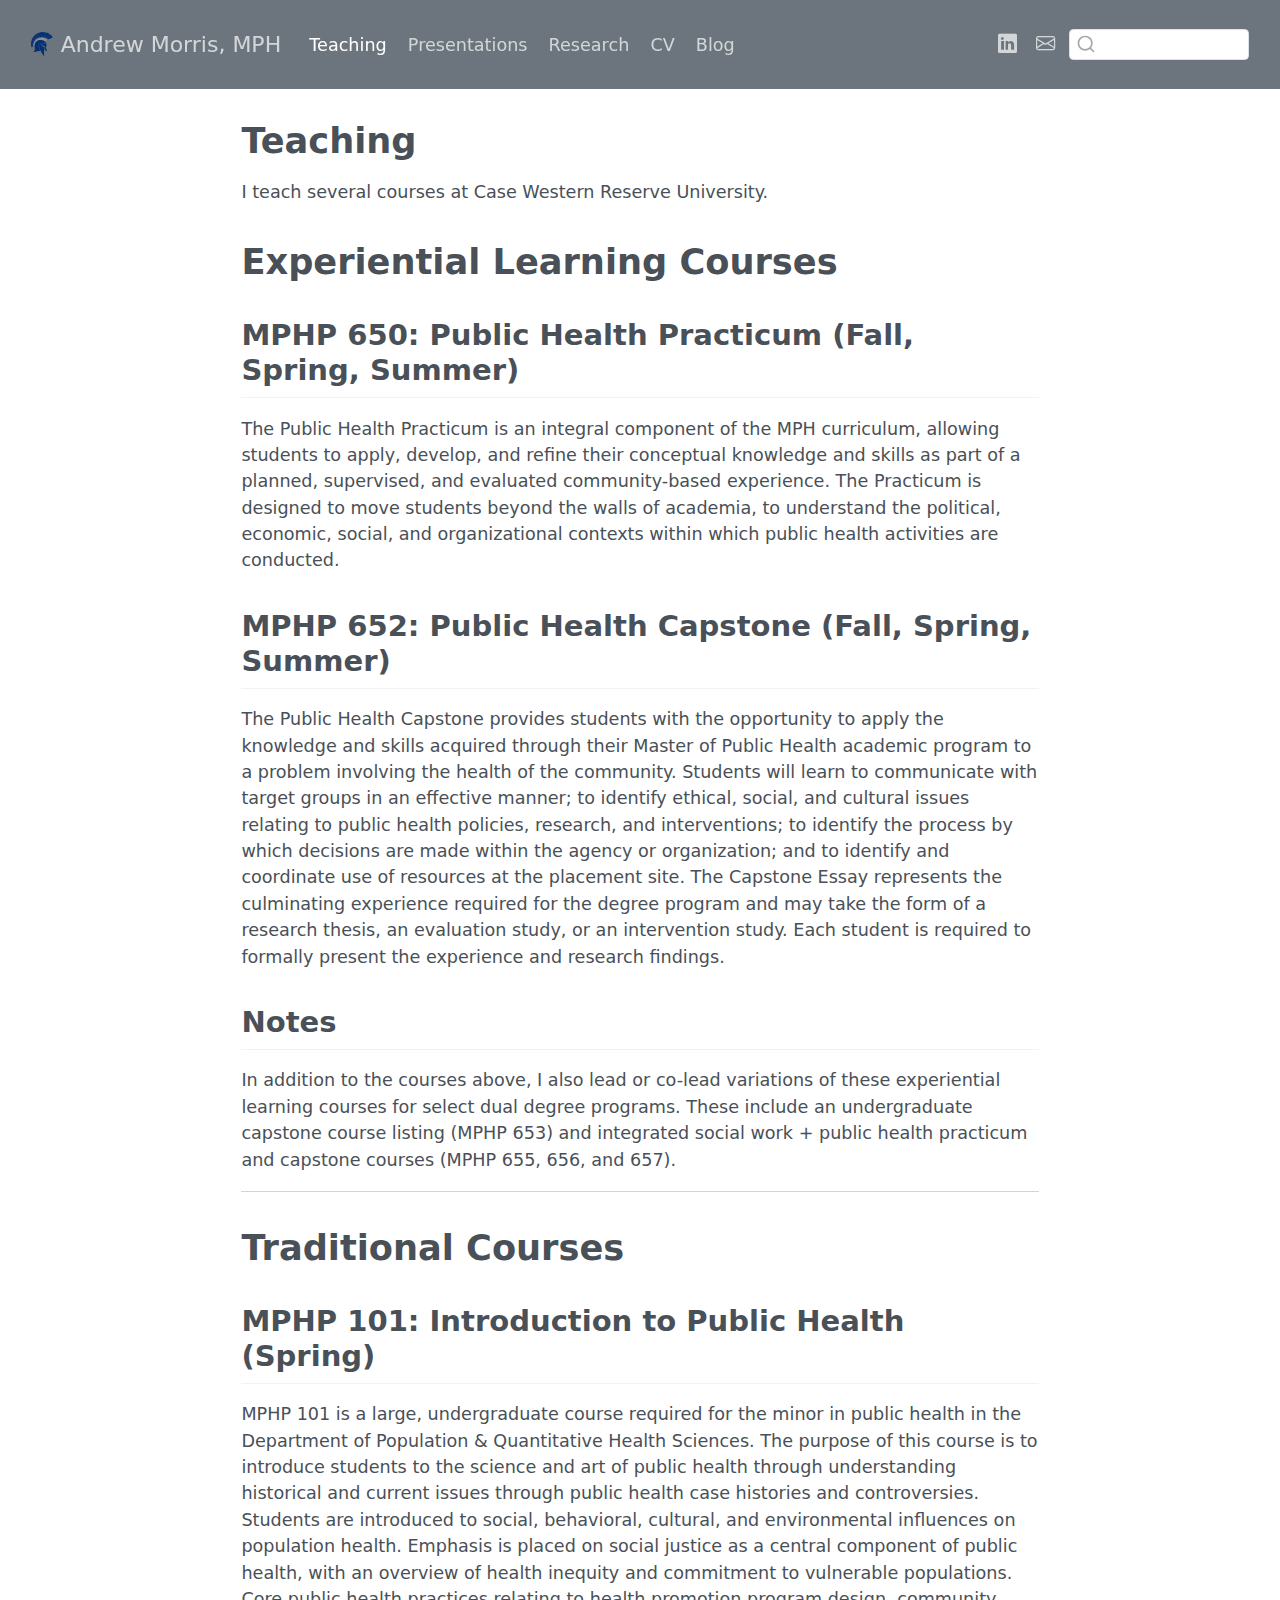
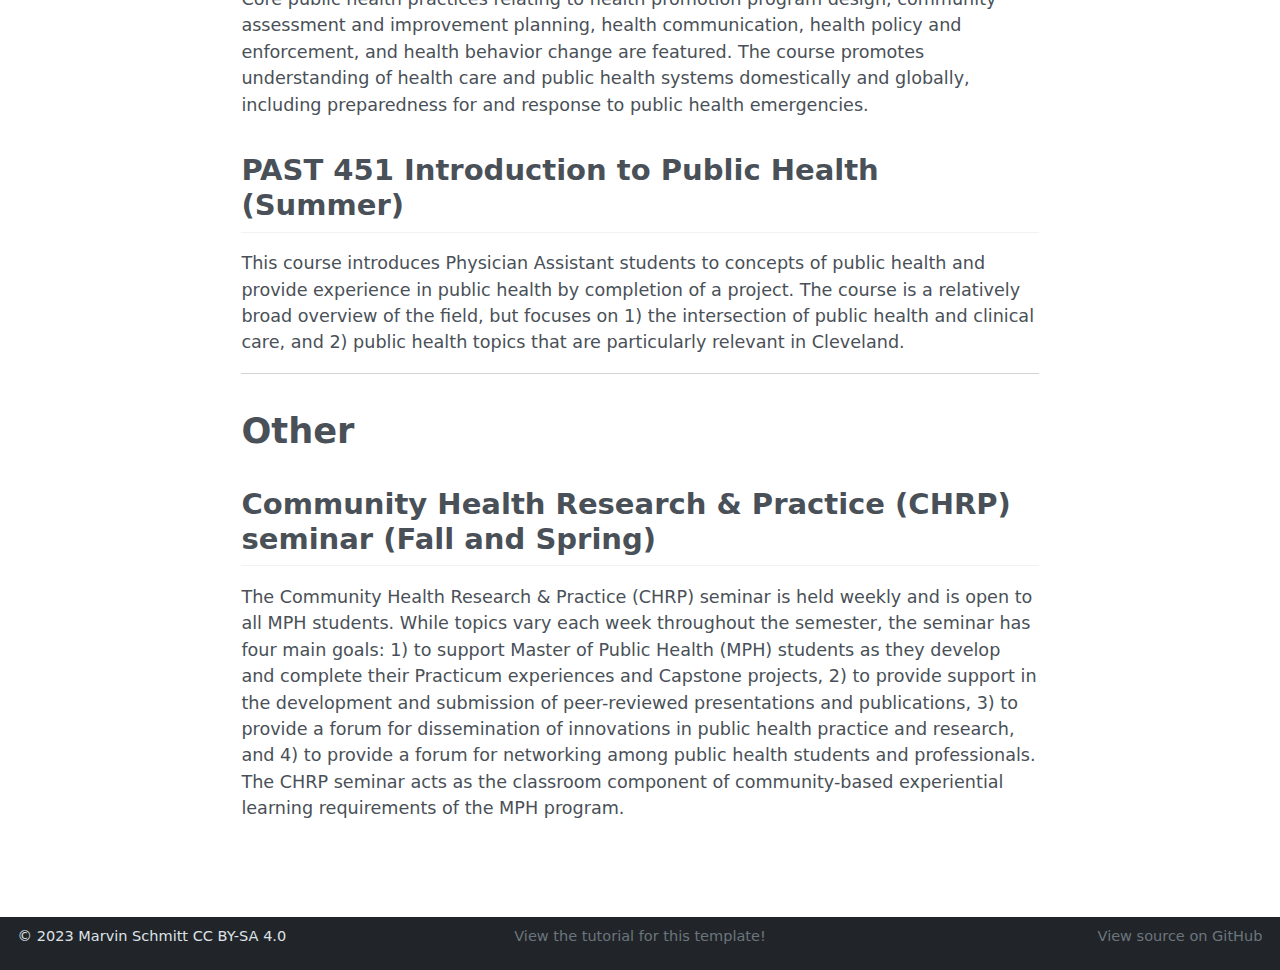
<file: docs/Teaching/index.html>
<!DOCTYPE html>
<html xmlns="http://www.w3.org/1999/xhtml" lang="en" xml:lang="en"><head>

<meta charset="utf-8">
<meta name="generator" content="quarto-1.8.25">

<meta name="viewport" content="width=device-width, initial-scale=1.0, user-scalable=yes">


<title>Teaching – Andrew Morris, MPH</title>
<style>
code{white-space: pre-wrap;}
span.smallcaps{font-variant: small-caps;}
div.columns{display: flex; gap: min(4vw, 1.5em);}
div.column{flex: auto; overflow-x: auto;}
div.hanging-indent{margin-left: 1.5em; text-indent: -1.5em;}
ul.task-list{list-style: none;}
ul.task-list li input[type="checkbox"] {
  width: 0.8em;
  margin: 0 0.8em 0.2em -1em; /* quarto-specific, see https://github.com/quarto-dev/quarto-cli/issues/4556 */ 
  vertical-align: middle;
}
</style>


<script src="../site_libs/quarto-nav/quarto-nav.js"></script>
<script src="../site_libs/clipboard/clipboard.min.js"></script>
<script src="../site_libs/quarto-search/autocomplete.umd.js"></script>
<script src="../site_libs/quarto-search/fuse.min.js"></script>
<script src="../site_libs/quarto-search/quarto-search.js"></script>
<meta name="quarto:offset" content="../">
<link href="../img/spartan.jpg" rel="icon" type="image/jpeg">
<script src="../site_libs/quarto-html/quarto.js" type="module"></script>
<script src="../site_libs/quarto-html/tabsets/tabsets.js" type="module"></script>
<script src="../site_libs/quarto-html/axe/axe-check.js" type="module"></script>
<script src="../site_libs/quarto-html/popper.min.js"></script>
<script src="../site_libs/quarto-html/tippy.umd.min.js"></script>
<script src="../site_libs/quarto-html/anchor.min.js"></script>
<link href="../site_libs/quarto-html/tippy.css" rel="stylesheet">
<link href="../site_libs/quarto-html/quarto-syntax-highlighting-7b89279ff1a6dce999919e0e67d4d9ec.css" rel="stylesheet" id="quarto-text-highlighting-styles">
<script src="../site_libs/bootstrap/bootstrap.min.js"></script>
<link href="../site_libs/bootstrap/bootstrap-icons.css" rel="stylesheet">
<link href="../site_libs/bootstrap/bootstrap-1efb1dd425b571a189304838ee4da2f7.min.css" rel="stylesheet" append-hash="true" id="quarto-bootstrap" data-mode="light">
<script id="quarto-search-options" type="application/json">{
  "location": "navbar",
  "copy-button": false,
  "collapse-after": 3,
  "panel-placement": "end",
  "type": "textbox",
  "limit": 50,
  "keyboard-shortcut": [
    "f",
    "/",
    "s"
  ],
  "language": {
    "search-no-results-text": "No results",
    "search-matching-documents-text": "matching documents",
    "search-copy-link-title": "Copy link to search",
    "search-hide-matches-text": "Hide additional matches",
    "search-more-match-text": "more match in this document",
    "search-more-matches-text": "more matches in this document",
    "search-clear-button-title": "Clear",
    "search-text-placeholder": "",
    "search-detached-cancel-button-title": "Cancel",
    "search-submit-button-title": "Submit",
    "search-label": "Search"
  }
}</script>


</head>

<body class="nav-fixed fullcontent quarto-light">

<div id="quarto-search-results"></div>
  <header id="quarto-header" class="headroom fixed-top">
    <nav class="navbar navbar-expand-lg " data-bs-theme="dark">
      <div class="navbar-container container-fluid">
      <div class="navbar-brand-container mx-auto">
    <a href="../index.html" class="navbar-brand navbar-brand-logo">
    <img src="../img/spartan.png" alt="" class="navbar-logo light-content">
    <img src="../img/spartan.png" alt="" class="navbar-logo dark-content">
    </a>
    <a class="navbar-brand" href="../index.html">
    <span class="navbar-title">Andrew Morris, MPH</span>
    </a>
  </div>
            <div id="quarto-search" class="" title="Search"></div>
          <button class="navbar-toggler" type="button" data-bs-toggle="collapse" data-bs-target="#navbarCollapse" aria-controls="navbarCollapse" role="menu" aria-expanded="false" aria-label="Toggle navigation" onclick="if (window.quartoToggleHeadroom) { window.quartoToggleHeadroom(); }">
  <span class="navbar-toggler-icon"></span>
</button>
          <div class="collapse navbar-collapse" id="navbarCollapse">
            <ul class="navbar-nav navbar-nav-scroll me-auto">
  <li class="nav-item">
    <a class="nav-link active" href="../Teaching/index.html" aria-current="page"> 
<span class="menu-text">Teaching</span></a>
  </li>  
  <li class="nav-item">
    <a class="nav-link" href="../Presentations/index.html"> 
<span class="menu-text">Presentations</span></a>
  </li>  
  <li class="nav-item">
    <a class="nav-link" href="../Research/index.html"> 
<span class="menu-text">Research</span></a>
  </li>  
  <li class="nav-item">
    <a class="nav-link" href="../cv/index.html"> 
<span class="menu-text">CV</span></a>
  </li>  
  <li class="nav-item">
    <a class="nav-link" href="../Blog/index.html"> 
<span class="menu-text">Blog</span></a>
  </li>  
</ul>
            <ul class="navbar-nav navbar-nav-scroll ms-auto">
  <li class="nav-item compact">
    <a class="nav-link" href="https://www.linkedin.com/in/andrew-morris-a42408142/"> <i class="bi bi-linkedin" role="img">
</i> 
<span class="menu-text"></span></a>
  </li>  
  <li class="nav-item compact">
    <a class="nav-link" href="mailto:andrew.morris@case.edu"> <i class="bi bi-envelope" role="img" aria-label="email">
</i> 
<span class="menu-text"></span></a>
  </li>  
</ul>
          </div> <!-- /navcollapse -->
            <div class="quarto-navbar-tools">
</div>
      </div> <!-- /container-fluid -->
    </nav>
</header>
<!-- content -->
<div id="quarto-content" class="quarto-container page-columns page-rows-contents page-layout-article page-navbar">
<!-- sidebar -->
<!-- margin-sidebar -->
    
<!-- main -->
<main class="content" id="quarto-document-content">

<header id="title-block-header" class="quarto-title-block default">
<div class="quarto-title">
<h1 class="title">Teaching</h1>
</div>



<div class="quarto-title-meta">

    
  
    
  </div>
  


</header>


<p>I teach several courses at Case Western Reserve University.</p>
<section id="experiential-learning-courses" class="level1">
<h1>Experiential Learning Courses</h1>
<section id="mphp-650-public-health-practicum-fall-spring-summer" class="level2">
<h2 class="anchored" data-anchor-id="mphp-650-public-health-practicum-fall-spring-summer">MPHP 650: Public Health Practicum (Fall, Spring, Summer)</h2>
<p>The Public Health Practicum is an integral component of the MPH curriculum, allowing students to apply, develop, and refine their conceptual knowledge and skills as part of a planned, supervised, and evaluated community-based experience. The Practicum is designed to move students beyond the walls of academia, to understand the political, economic, social, and organizational contexts within which public health activities are conducted.</p>
</section>
<section id="mphp-652-public-health-capstone-fall-spring-summer" class="level2">
<h2 class="anchored" data-anchor-id="mphp-652-public-health-capstone-fall-spring-summer">MPHP 652: Public Health Capstone (Fall, Spring, Summer)</h2>
<p>The Public Health Capstone provides students with the opportunity to apply the knowledge and skills acquired through their Master of Public Health academic program to a problem involving the health of the community. Students will learn to communicate with target groups in an effective manner; to identify ethical, social, and cultural issues relating to public health policies, research, and interventions; to identify the process by which decisions are made within the agency or organization; and to identify and coordinate use of resources at the placement site. The Capstone Essay represents the culminating experience required for the degree program and may take the form of a research thesis, an evaluation study, or an intervention study. Each student is required to formally present the experience and research findings.</p>
</section>
<section id="notes" class="level2">
<h2 class="anchored" data-anchor-id="notes">Notes</h2>
<p>In addition to the courses above, I also lead or co-lead variations of these experiential learning courses for select dual degree programs. These include an undergraduate capstone course listing (MPHP 653) and integrated social work + public health practicum and capstone courses (MPHP 655, 656, and 657).</p>
<hr>
</section>
</section>
<section id="traditional-courses" class="level1">
<h1>Traditional Courses</h1>
<section id="mphp-101-introduction-to-public-health-spring" class="level2">
<h2 class="anchored" data-anchor-id="mphp-101-introduction-to-public-health-spring">MPHP 101: Introduction to Public Health (Spring)</h2>
<p>MPHP 101 is a large, undergraduate course required for the minor in public health in the Department of Population &amp; Quantitative Health Sciences. The purpose of this course is to introduce students to the science and art of public health through understanding historical and current issues through public health case histories and controversies. Students are introduced to social, behavioral, cultural, and environmental influences on population health. Emphasis is placed on social justice as a central component of public health, with an overview of health inequity and commitment to vulnerable populations. Core public health practices relating to health promotion program design, community assessment and improvement planning, health communication, health policy and enforcement, and health behavior change are featured. The course promotes understanding of health care and public health systems domestically and globally, including preparedness for and response to public health emergencies.</p>
</section>
<section id="past-451-introduction-to-public-health-summer" class="level2">
<h2 class="anchored" data-anchor-id="past-451-introduction-to-public-health-summer">PAST 451 Introduction to Public Health (Summer)</h2>
<p>This course introduces Physician Assistant students to concepts of public health and provide experience in public health by completion of a project. The course is a relatively broad overview of the field, but focuses on 1) the intersection of public health and clinical care, and 2) public health topics that are particularly relevant in Cleveland.</p>
<hr>
</section>
</section>
<section id="other" class="level1">
<h1>Other</h1>
<section id="community-health-research-practice-chrp-seminar-fall-and-spring" class="level2">
<h2 class="anchored" data-anchor-id="community-health-research-practice-chrp-seminar-fall-and-spring">Community Health Research &amp; Practice (CHRP) seminar (Fall and Spring)</h2>
<p>The Community Health Research &amp; Practice (CHRP) seminar is held weekly and is open to all MPH students. While topics vary each week throughout the semester, the seminar has four main goals: 1) to support Master of Public Health (MPH) students as they develop and complete their Practicum experiences and Capstone projects, 2) to provide support in the development and submission of peer-reviewed presentations and publications, 3) to provide a forum for dissemination of innovations in public health practice and research, and 4) to provide a forum for networking among public health students and professionals. The CHRP seminar acts as the classroom component of community-based experiential learning requirements of the MPH program.</p>


</section>
</section>

</main> <!-- /main -->
<script id="quarto-html-after-body" type="application/javascript">
  window.document.addEventListener("DOMContentLoaded", function (event) {
    const icon = "";
    const anchorJS = new window.AnchorJS();
    anchorJS.options = {
      placement: 'right',
      icon: icon
    };
    anchorJS.add('.anchored');
    const isCodeAnnotation = (el) => {
      for (const clz of el.classList) {
        if (clz.startsWith('code-annotation-')) {                     
          return true;
        }
      }
      return false;
    }
    const onCopySuccess = function(e) {
      // button target
      const button = e.trigger;
      // don't keep focus
      button.blur();
      // flash "checked"
      button.classList.add('code-copy-button-checked');
      var currentTitle = button.getAttribute("title");
      button.setAttribute("title", "Copied!");
      let tooltip;
      if (window.bootstrap) {
        button.setAttribute("data-bs-toggle", "tooltip");
        button.setAttribute("data-bs-placement", "left");
        button.setAttribute("data-bs-title", "Copied!");
        tooltip = new bootstrap.Tooltip(button, 
          { trigger: "manual", 
            customClass: "code-copy-button-tooltip",
            offset: [0, -8]});
        tooltip.show();    
      }
      setTimeout(function() {
        if (tooltip) {
          tooltip.hide();
          button.removeAttribute("data-bs-title");
          button.removeAttribute("data-bs-toggle");
          button.removeAttribute("data-bs-placement");
        }
        button.setAttribute("title", currentTitle);
        button.classList.remove('code-copy-button-checked');
      }, 1000);
      // clear code selection
      e.clearSelection();
    }
    const getTextToCopy = function(trigger) {
      const outerScaffold = trigger.parentElement.cloneNode(true);
      const codeEl = outerScaffold.querySelector('code');
      for (const childEl of codeEl.children) {
        if (isCodeAnnotation(childEl)) {
          childEl.remove();
        }
      }
      return codeEl.innerText;
    }
    const clipboard = new window.ClipboardJS('.code-copy-button:not([data-in-quarto-modal])', {
      text: getTextToCopy
    });
    clipboard.on('success', onCopySuccess);
    if (window.document.getElementById('quarto-embedded-source-code-modal')) {
      const clipboardModal = new window.ClipboardJS('.code-copy-button[data-in-quarto-modal]', {
        text: getTextToCopy,
        container: window.document.getElementById('quarto-embedded-source-code-modal')
      });
      clipboardModal.on('success', onCopySuccess);
    }
      var localhostRegex = new RegExp(/^(?:http|https):\/\/localhost\:?[0-9]*\//);
      var mailtoRegex = new RegExp(/^mailto:/);
        var filterRegex = new RegExp('/' + window.location.host + '/');
      var isInternal = (href) => {
          return filterRegex.test(href) || localhostRegex.test(href) || mailtoRegex.test(href);
      }
      // Inspect non-navigation links and adorn them if external
     var links = window.document.querySelectorAll('a[href]:not(.nav-link):not(.navbar-brand):not(.toc-action):not(.sidebar-link):not(.sidebar-item-toggle):not(.pagination-link):not(.no-external):not([aria-hidden]):not(.dropdown-item):not(.quarto-navigation-tool):not(.about-link)');
      for (var i=0; i<links.length; i++) {
        const link = links[i];
        if (!isInternal(link.href)) {
          // undo the damage that might have been done by quarto-nav.js in the case of
          // links that we want to consider external
          if (link.dataset.originalHref !== undefined) {
            link.href = link.dataset.originalHref;
          }
        }
      }
    function tippyHover(el, contentFn, onTriggerFn, onUntriggerFn) {
      const config = {
        allowHTML: true,
        maxWidth: 500,
        delay: 100,
        arrow: false,
        appendTo: function(el) {
            return el.parentElement;
        },
        interactive: true,
        interactiveBorder: 10,
        theme: 'quarto',
        placement: 'bottom-start',
      };
      if (contentFn) {
        config.content = contentFn;
      }
      if (onTriggerFn) {
        config.onTrigger = onTriggerFn;
      }
      if (onUntriggerFn) {
        config.onUntrigger = onUntriggerFn;
      }
      window.tippy(el, config); 
    }
    const noterefs = window.document.querySelectorAll('a[role="doc-noteref"]');
    for (var i=0; i<noterefs.length; i++) {
      const ref = noterefs[i];
      tippyHover(ref, function() {
        // use id or data attribute instead here
        let href = ref.getAttribute('data-footnote-href') || ref.getAttribute('href');
        try { href = new URL(href).hash; } catch {}
        const id = href.replace(/^#\/?/, "");
        const note = window.document.getElementById(id);
        if (note) {
          return note.innerHTML;
        } else {
          return "";
        }
      });
    }
    const xrefs = window.document.querySelectorAll('a.quarto-xref');
    const processXRef = (id, note) => {
      // Strip column container classes
      const stripColumnClz = (el) => {
        el.classList.remove("page-full", "page-columns");
        if (el.children) {
          for (const child of el.children) {
            stripColumnClz(child);
          }
        }
      }
      stripColumnClz(note)
      if (id === null || id.startsWith('sec-')) {
        // Special case sections, only their first couple elements
        const container = document.createElement("div");
        if (note.children && note.children.length > 2) {
          container.appendChild(note.children[0].cloneNode(true));
          for (let i = 1; i < note.children.length; i++) {
            const child = note.children[i];
            if (child.tagName === "P" && child.innerText === "") {
              continue;
            } else {
              container.appendChild(child.cloneNode(true));
              break;
            }
          }
          if (window.Quarto?.typesetMath) {
            window.Quarto.typesetMath(container);
          }
          return container.innerHTML
        } else {
          if (window.Quarto?.typesetMath) {
            window.Quarto.typesetMath(note);
          }
          return note.innerHTML;
        }
      } else {
        // Remove any anchor links if they are present
        const anchorLink = note.querySelector('a.anchorjs-link');
        if (anchorLink) {
          anchorLink.remove();
        }
        if (window.Quarto?.typesetMath) {
          window.Quarto.typesetMath(note);
        }
        if (note.classList.contains("callout")) {
          return note.outerHTML;
        } else {
          return note.innerHTML;
        }
      }
    }
    for (var i=0; i<xrefs.length; i++) {
      const xref = xrefs[i];
      tippyHover(xref, undefined, function(instance) {
        instance.disable();
        let url = xref.getAttribute('href');
        let hash = undefined; 
        if (url.startsWith('#')) {
          hash = url;
        } else {
          try { hash = new URL(url).hash; } catch {}
        }
        if (hash) {
          const id = hash.replace(/^#\/?/, "");
          const note = window.document.getElementById(id);
          if (note !== null) {
            try {
              const html = processXRef(id, note.cloneNode(true));
              instance.setContent(html);
            } finally {
              instance.enable();
              instance.show();
            }
          } else {
            // See if we can fetch this
            fetch(url.split('#')[0])
            .then(res => res.text())
            .then(html => {
              const parser = new DOMParser();
              const htmlDoc = parser.parseFromString(html, "text/html");
              const note = htmlDoc.getElementById(id);
              if (note !== null) {
                const html = processXRef(id, note);
                instance.setContent(html);
              } 
            }).finally(() => {
              instance.enable();
              instance.show();
            });
          }
        } else {
          // See if we can fetch a full url (with no hash to target)
          // This is a special case and we should probably do some content thinning / targeting
          fetch(url)
          .then(res => res.text())
          .then(html => {
            const parser = new DOMParser();
            const htmlDoc = parser.parseFromString(html, "text/html");
            const note = htmlDoc.querySelector('main.content');
            if (note !== null) {
              // This should only happen for chapter cross references
              // (since there is no id in the URL)
              // remove the first header
              if (note.children.length > 0 && note.children[0].tagName === "HEADER") {
                note.children[0].remove();
              }
              const html = processXRef(null, note);
              instance.setContent(html);
            } 
          }).finally(() => {
            instance.enable();
            instance.show();
          });
        }
      }, function(instance) {
      });
    }
        let selectedAnnoteEl;
        const selectorForAnnotation = ( cell, annotation) => {
          let cellAttr = 'data-code-cell="' + cell + '"';
          let lineAttr = 'data-code-annotation="' +  annotation + '"';
          const selector = 'span[' + cellAttr + '][' + lineAttr + ']';
          return selector;
        }
        const selectCodeLines = (annoteEl) => {
          const doc = window.document;
          const targetCell = annoteEl.getAttribute("data-target-cell");
          const targetAnnotation = annoteEl.getAttribute("data-target-annotation");
          const annoteSpan = window.document.querySelector(selectorForAnnotation(targetCell, targetAnnotation));
          const lines = annoteSpan.getAttribute("data-code-lines").split(",");
          const lineIds = lines.map((line) => {
            return targetCell + "-" + line;
          })
          let top = null;
          let height = null;
          let parent = null;
          if (lineIds.length > 0) {
              //compute the position of the single el (top and bottom and make a div)
              const el = window.document.getElementById(lineIds[0]);
              top = el.offsetTop;
              height = el.offsetHeight;
              parent = el.parentElement.parentElement;
            if (lineIds.length > 1) {
              const lastEl = window.document.getElementById(lineIds[lineIds.length - 1]);
              const bottom = lastEl.offsetTop + lastEl.offsetHeight;
              height = bottom - top;
            }
            if (top !== null && height !== null && parent !== null) {
              // cook up a div (if necessary) and position it 
              let div = window.document.getElementById("code-annotation-line-highlight");
              if (div === null) {
                div = window.document.createElement("div");
                div.setAttribute("id", "code-annotation-line-highlight");
                div.style.position = 'absolute';
                parent.appendChild(div);
              }
              div.style.top = top - 2 + "px";
              div.style.height = height + 4 + "px";
              div.style.left = 0;
              let gutterDiv = window.document.getElementById("code-annotation-line-highlight-gutter");
              if (gutterDiv === null) {
                gutterDiv = window.document.createElement("div");
                gutterDiv.setAttribute("id", "code-annotation-line-highlight-gutter");
                gutterDiv.style.position = 'absolute';
                const codeCell = window.document.getElementById(targetCell);
                const gutter = codeCell.querySelector('.code-annotation-gutter');
                gutter.appendChild(gutterDiv);
              }
              gutterDiv.style.top = top - 2 + "px";
              gutterDiv.style.height = height + 4 + "px";
            }
            selectedAnnoteEl = annoteEl;
          }
        };
        const unselectCodeLines = () => {
          const elementsIds = ["code-annotation-line-highlight", "code-annotation-line-highlight-gutter"];
          elementsIds.forEach((elId) => {
            const div = window.document.getElementById(elId);
            if (div) {
              div.remove();
            }
          });
          selectedAnnoteEl = undefined;
        };
          // Handle positioning of the toggle
      window.addEventListener(
        "resize",
        throttle(() => {
          elRect = undefined;
          if (selectedAnnoteEl) {
            selectCodeLines(selectedAnnoteEl);
          }
        }, 10)
      );
      function throttle(fn, ms) {
      let throttle = false;
      let timer;
        return (...args) => {
          if(!throttle) { // first call gets through
              fn.apply(this, args);
              throttle = true;
          } else { // all the others get throttled
              if(timer) clearTimeout(timer); // cancel #2
              timer = setTimeout(() => {
                fn.apply(this, args);
                timer = throttle = false;
              }, ms);
          }
        };
      }
        // Attach click handler to the DT
        const annoteDls = window.document.querySelectorAll('dt[data-target-cell]');
        for (const annoteDlNode of annoteDls) {
          annoteDlNode.addEventListener('click', (event) => {
            const clickedEl = event.target;
            if (clickedEl !== selectedAnnoteEl) {
              unselectCodeLines();
              const activeEl = window.document.querySelector('dt[data-target-cell].code-annotation-active');
              if (activeEl) {
                activeEl.classList.remove('code-annotation-active');
              }
              selectCodeLines(clickedEl);
              clickedEl.classList.add('code-annotation-active');
            } else {
              // Unselect the line
              unselectCodeLines();
              clickedEl.classList.remove('code-annotation-active');
            }
          });
        }
    const findCites = (el) => {
      const parentEl = el.parentElement;
      if (parentEl) {
        const cites = parentEl.dataset.cites;
        if (cites) {
          return {
            el,
            cites: cites.split(' ')
          };
        } else {
          return findCites(el.parentElement)
        }
      } else {
        return undefined;
      }
    };
    var bibliorefs = window.document.querySelectorAll('a[role="doc-biblioref"]');
    for (var i=0; i<bibliorefs.length; i++) {
      const ref = bibliorefs[i];
      const citeInfo = findCites(ref);
      if (citeInfo) {
        tippyHover(citeInfo.el, function() {
          var popup = window.document.createElement('div');
          citeInfo.cites.forEach(function(cite) {
            var citeDiv = window.document.createElement('div');
            citeDiv.classList.add('hanging-indent');
            citeDiv.classList.add('csl-entry');
            var biblioDiv = window.document.getElementById('ref-' + cite);
            if (biblioDiv) {
              citeDiv.innerHTML = biblioDiv.innerHTML;
            }
            popup.appendChild(citeDiv);
          });
          return popup.innerHTML;
        });
      }
    }
  });
  </script>
</div> <!-- /content -->
<footer class="footer">
  <div class="nav-footer">
    <div class="nav-footer-left">
<p><span class="faux-block">© 2023 Marvin Schmitt CC BY-SA 4.0</span></p>
</div>   
    <div class="nav-footer-center">
<p><span class="faux-block"><a href="https://www.marvinschmitt.com/blog/website-tutorial-quarto/">View the tutorial for this template!</a></span></p>
</div>
    <div class="nav-footer-right">
<p><span class="faux-block"><a href="https://github.com/marvinschmitt/quarto-website-template/">View source on GitHub</a></span></p>
</div>
  </div>
</footer>




</body></html>
</file>
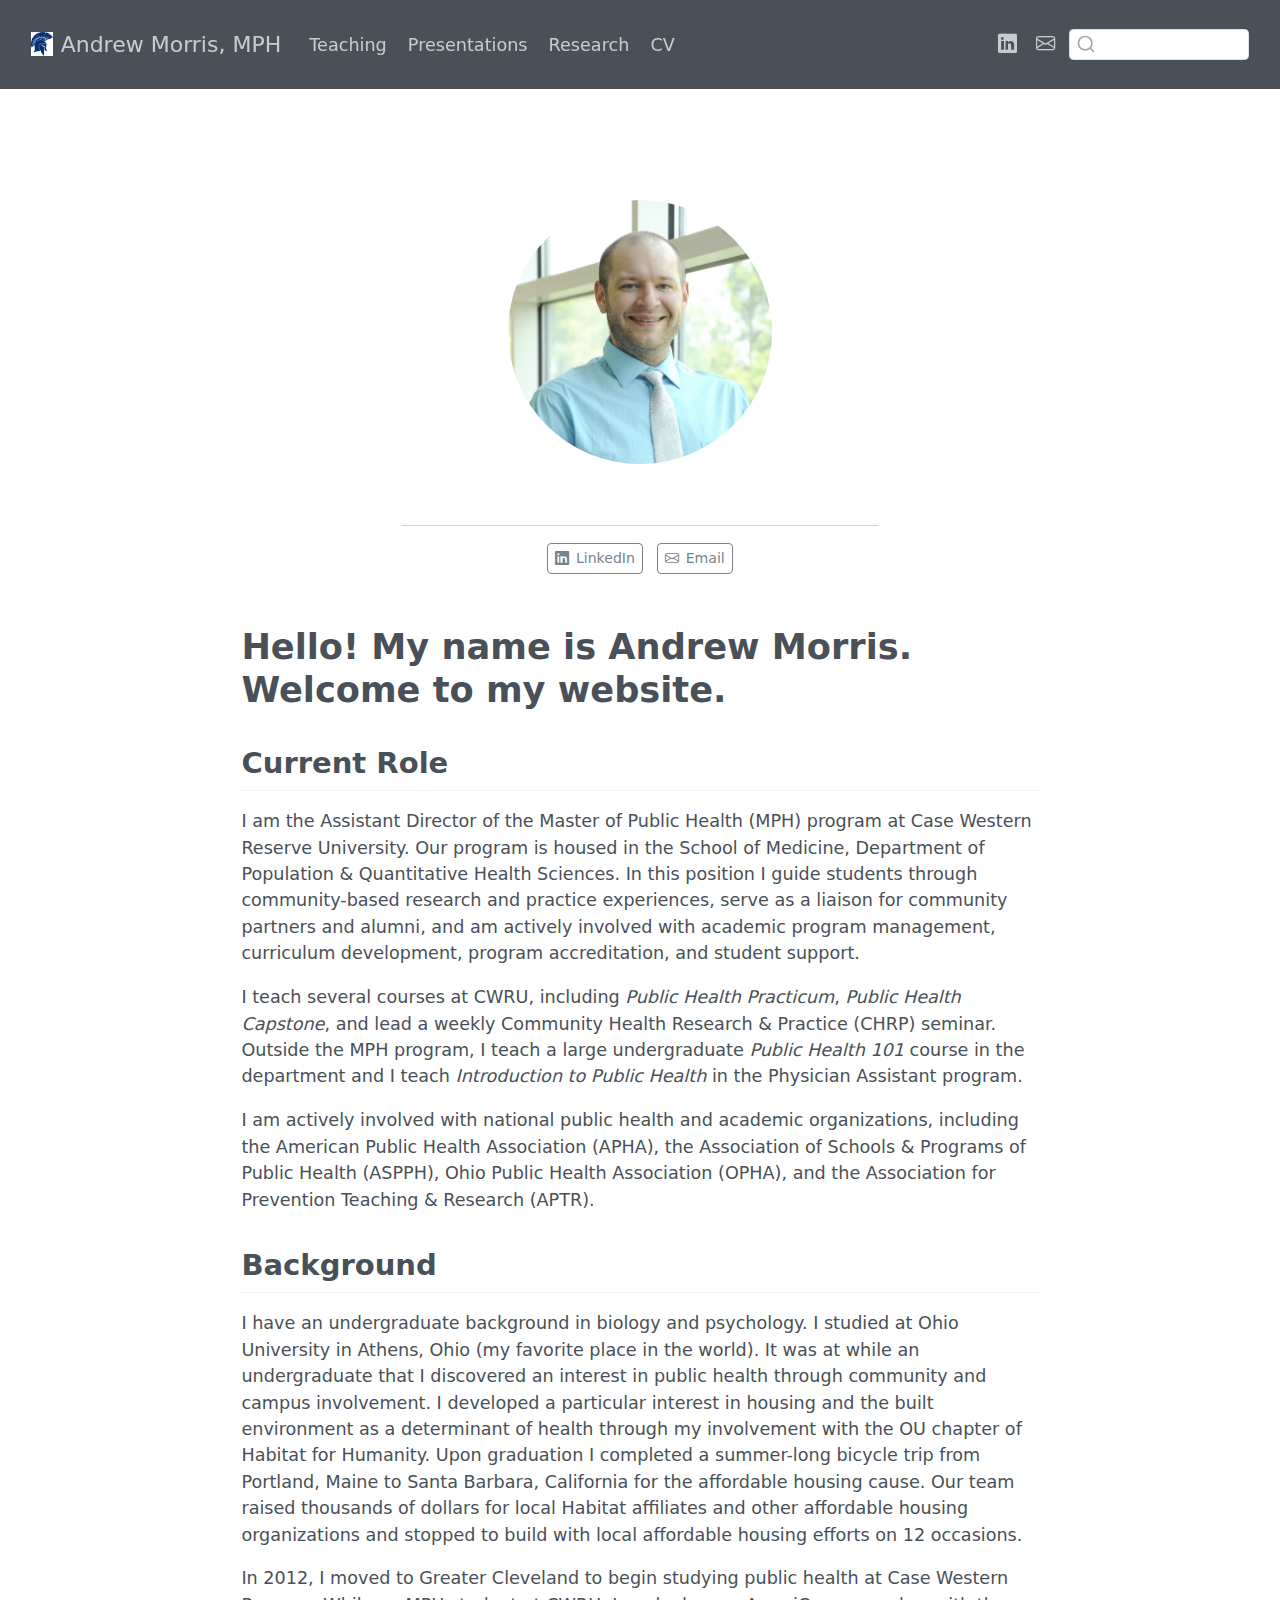
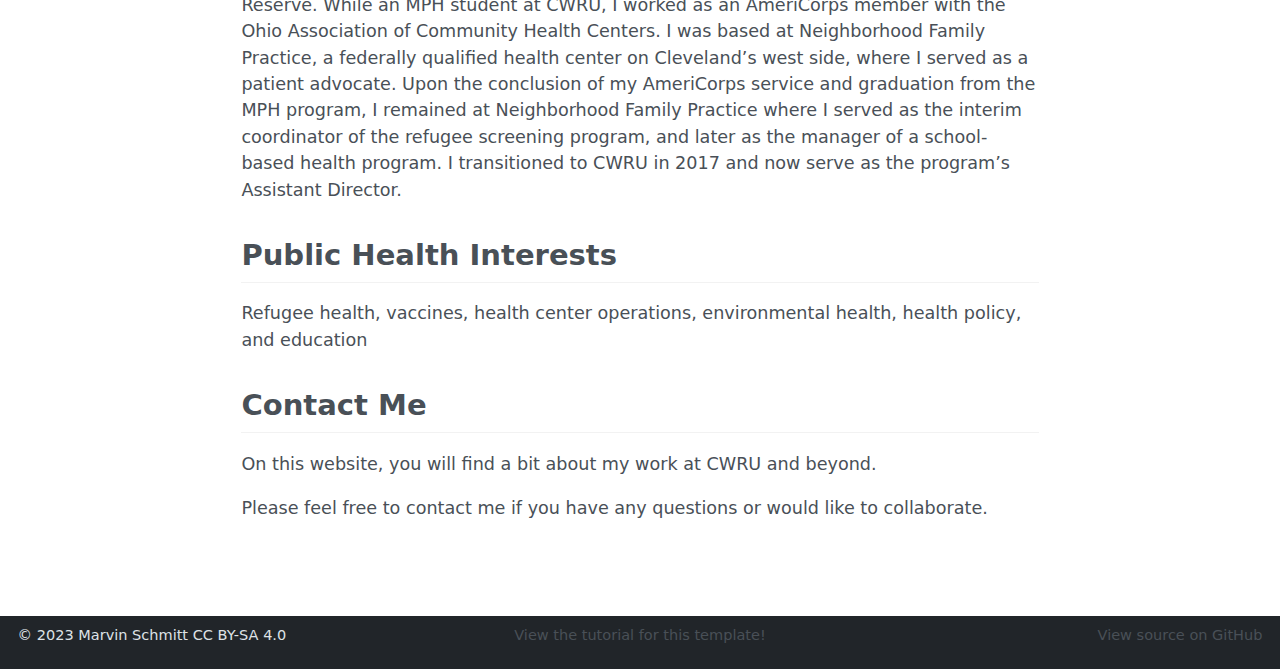
<file: quarto-website-template-main/docs/index.html>
<!DOCTYPE html>
<html xmlns="http://www.w3.org/1999/xhtml" lang="en" xml:lang="en"><head>

<meta charset="utf-8">
<meta name="generator" content="quarto-1.7.32">

<meta name="viewport" content="width=device-width, initial-scale=1.0, user-scalable=yes">


<title>Andrew Morris, MPH</title>
<style>
code{white-space: pre-wrap;}
span.smallcaps{font-variant: small-caps;}
div.columns{display: flex; gap: min(4vw, 1.5em);}
div.column{flex: auto; overflow-x: auto;}
div.hanging-indent{margin-left: 1.5em; text-indent: -1.5em;}
ul.task-list{list-style: none;}
ul.task-list li input[type="checkbox"] {
  width: 0.8em;
  margin: 0 0.8em 0.2em -1em; /* quarto-specific, see https://github.com/quarto-dev/quarto-cli/issues/4556 */ 
  vertical-align: middle;
}
</style>


<script src="site_libs/quarto-nav/quarto-nav.js"></script>
<script src="site_libs/clipboard/clipboard.min.js"></script>
<script src="site_libs/quarto-search/autocomplete.umd.js"></script>
<script src="site_libs/quarto-search/fuse.min.js"></script>
<script src="site_libs/quarto-search/quarto-search.js"></script>
<meta name="quarto:offset" content="./">
<link href="./img/spartan.png" rel="icon" type="image/png">
<script src="site_libs/quarto-html/quarto.js" type="module"></script>
<script src="site_libs/quarto-html/tabsets/tabsets.js" type="module"></script>
<script src="site_libs/quarto-html/popper.min.js"></script>
<script src="site_libs/quarto-html/tippy.umd.min.js"></script>
<link href="site_libs/quarto-html/tippy.css" rel="stylesheet">
<link href="site_libs/quarto-html/quarto-syntax-highlighting-37eea08aefeeee20ff55810ff984fec1.css" rel="stylesheet" id="quarto-text-highlighting-styles">
<script src="site_libs/bootstrap/bootstrap.min.js"></script>
<link href="site_libs/bootstrap/bootstrap-icons.css" rel="stylesheet">
<link href="site_libs/bootstrap/bootstrap-083d1a00a1bfdb87473960437a1a5e30.min.css" rel="stylesheet" append-hash="true" id="quarto-bootstrap" data-mode="light">
<script id="quarto-search-options" type="application/json">{
  "location": "navbar",
  "copy-button": false,
  "collapse-after": 3,
  "panel-placement": "end",
  "type": "textbox",
  "limit": 50,
  "keyboard-shortcut": [
    "f",
    "/",
    "s"
  ],
  "language": {
    "search-no-results-text": "No results",
    "search-matching-documents-text": "matching documents",
    "search-copy-link-title": "Copy link to search",
    "search-hide-matches-text": "Hide additional matches",
    "search-more-match-text": "more match in this document",
    "search-more-matches-text": "more matches in this document",
    "search-clear-button-title": "Clear",
    "search-text-placeholder": "",
    "search-detached-cancel-button-title": "Cancel",
    "search-submit-button-title": "Submit",
    "search-label": "Search"
  }
}</script>


</head>

<body class="nav-fixed fullcontent quarto-light">

<div id="quarto-search-results"></div>
  <header id="quarto-header" class="headroom fixed-top">
    <nav class="navbar navbar-expand-lg " data-bs-theme="dark">
      <div class="navbar-container container-fluid">
      <div class="navbar-brand-container mx-auto">
    <a href="./index.html" class="navbar-brand navbar-brand-logo">
    <img src="./img/spartan.png" alt="" class="navbar-logo">
    </a>
    <a class="navbar-brand" href="./index.html">
    <span class="navbar-title">Andrew Morris, MPH</span>
    </a>
  </div>
            <div id="quarto-search" class="" title="Search"></div>
          <button class="navbar-toggler" type="button" data-bs-toggle="collapse" data-bs-target="#navbarCollapse" aria-controls="navbarCollapse" role="menu" aria-expanded="false" aria-label="Toggle navigation" onclick="if (window.quartoToggleHeadroom) { window.quartoToggleHeadroom(); }">
  <span class="navbar-toggler-icon"></span>
</button>
          <div class="collapse navbar-collapse" id="navbarCollapse">
            <ul class="navbar-nav navbar-nav-scroll me-auto">
  <li class="nav-item">
    <a class="nav-link" href="./Teaching/index.html"> 
<span class="menu-text">Teaching</span></a>
  </li>  
  <li class="nav-item">
    <a class="nav-link" href="./Presentations/index.html"> 
<span class="menu-text">Presentations</span></a>
  </li>  
  <li class="nav-item">
    <a class="nav-link" href="./Research/index.html"> 
<span class="menu-text">Research</span></a>
  </li>  
  <li class="nav-item">
    <a class="nav-link" href="./cv/index.html"> 
<span class="menu-text">CV</span></a>
  </li>  
</ul>
            <ul class="navbar-nav navbar-nav-scroll ms-auto">
  <li class="nav-item compact">
    <a class="nav-link" href="https://www.linkedin.com/in/andrew-morris-a42408142/"> <i class="bi bi-linkedin" role="img">
</i> 
<span class="menu-text"></span></a>
  </li>  
  <li class="nav-item compact">
    <a class="nav-link" href="mailto:andrew.morris@case.edu"> <i class="bi bi-envelope" role="img" aria-label="email">
</i> 
<span class="menu-text"></span></a>
  </li>  
</ul>
          </div> <!-- /navcollapse -->
            <div class="quarto-navbar-tools">
</div>
      </div> <!-- /container-fluid -->
    </nav>
</header>
<!-- content -->
<div id="quarto-content" class="quarto-container page-columns page-rows-contents page-layout-article page-navbar">
<!-- sidebar -->
<!-- margin-sidebar -->
    
<!-- main -->
<main class="content" id="quarto-document-content">




<div class="quarto-about-jolla">
  <img src="img/Andrew_headshot.jpg" class="about-image
  round " style="height: 15em; width: 15em;">
 <header id="title-block-header" class="quarto-title-block"></header><div id="about-block">
</div> 
  <hr class="about-sep">
   <div class="about-links">
  <a href="https://www.linkedin.com/in/andrew-morris-a42408142/" class="about-link" rel="" target="">
    <i class="bi bi-linkedin"></i>
     <span class="about-link-text">LinkedIn</span>
  </a>
  <a href="mailto:andrew.morris@case.edu" class="about-link" rel="" target="">
    <i class="bi bi-envelope"></i>
     <span class="about-link-text">Email</span>
  </a>
</div>
</div>

<section id="hello-my-name-is-andrew-morris.-welcome-to-my-website." class="level1">
<h1>Hello! My name is Andrew Morris. Welcome to my website.</h1>
<section id="current-role" class="level2">
<h2 data-anchor-id="current-role">Current Role</h2>
<p>I am the Assistant Director of the <a href="https://case.edu/medicine/pqhs/education/public-health/master-public-health">Master of Public Health (MPH) program</a> at Case Western Reserve University. Our program is housed in the School of Medicine, Department of Population &amp; Quantitative Health Sciences. In this position I guide students through community-based research and practice experiences, serve as a liaison for community partners and alumni, and am actively involved with academic program management, curriculum development, program accreditation, and student support.</p>
<p>I teach several courses at CWRU, including <em>Public Health Practicum</em>, <em>Public Health Capstone</em>, and lead a weekly Community Health Research &amp; Practice (CHRP) seminar. Outside the MPH program, I teach a large undergraduate <em>Public Health 101</em> course in the department and I teach <em>Introduction to Public Health</em> in the Physician Assistant program.</p>
<p>I am actively involved with national public health and academic organizations, including the American Public Health Association (APHA), the Association of Schools &amp; Programs of Public Health (ASPPH), Ohio Public Health Association (OPHA), and the Association for Prevention Teaching &amp; Research (APTR).</p>
</section>
<section id="background" class="level2">
<h2 data-anchor-id="background">Background</h2>
<p>I have an undergraduate background in biology and psychology. I studied at Ohio University in Athens, Ohio (my favorite place in the world). It was at while an undergraduate that I discovered an interest in public health through community and campus involvement. I developed a particular interest in housing and the built environment as a determinant of health through my involvement with the OU chapter of Habitat for Humanity. Upon graduation I completed a summer-long bicycle trip from Portland, Maine to Santa Barbara, California for the affordable housing cause. Our team raised thousands of dollars for local Habitat affiliates and other affordable housing organizations and stopped to build with local affordable housing efforts on 12 occasions.</p>
<p>In 2012, I moved to Greater Cleveland to begin studying public health at Case Western Reserve. While an MPH student at CWRU, I worked as an AmeriCorps member with the <a href="https://www.ohiochc.org/">Ohio Association of Community Health Centers</a>. I was based at <a href="https://www.nfpmedcenter.org/">Neighborhood Family Practice</a>, a federally qualified health center on Cleveland’s west side, where I served as a patient advocate. Upon the conclusion of my AmeriCorps service and graduation from the MPH program, I remained at Neighborhood Family Practice where I served as the interim coordinator of the refugee screening program, and later as the manager of a school-based health program. I transitioned to CWRU in 2017 and now serve as the program’s Assistant Director.</p>
</section>
<section id="public-health-interests" class="level2">
<h2 data-anchor-id="public-health-interests">Public Health Interests</h2>
<p>Refugee health, vaccines, health center operations, environmental health, health policy, and education</p>
</section>
<section id="contact-me" class="level2">
<h2 data-anchor-id="contact-me">Contact Me</h2>
<p>On this website, you will find a bit about my work at CWRU and beyond.</p>
<p>Please feel free to <a href="mailto:andrew.morris@case.edu">contact me</a> if you have any questions or would like to collaborate.</p>



</section>
</section>

</main> <!-- /main -->
<script id="quarto-html-after-body" type="application/javascript">
  window.document.addEventListener("DOMContentLoaded", function (event) {
    const isCodeAnnotation = (el) => {
      for (const clz of el.classList) {
        if (clz.startsWith('code-annotation-')) {                     
          return true;
        }
      }
      return false;
    }
    const onCopySuccess = function(e) {
      // button target
      const button = e.trigger;
      // don't keep focus
      button.blur();
      // flash "checked"
      button.classList.add('code-copy-button-checked');
      var currentTitle = button.getAttribute("title");
      button.setAttribute("title", "Copied!");
      let tooltip;
      if (window.bootstrap) {
        button.setAttribute("data-bs-toggle", "tooltip");
        button.setAttribute("data-bs-placement", "left");
        button.setAttribute("data-bs-title", "Copied!");
        tooltip = new bootstrap.Tooltip(button, 
          { trigger: "manual", 
            customClass: "code-copy-button-tooltip",
            offset: [0, -8]});
        tooltip.show();    
      }
      setTimeout(function() {
        if (tooltip) {
          tooltip.hide();
          button.removeAttribute("data-bs-title");
          button.removeAttribute("data-bs-toggle");
          button.removeAttribute("data-bs-placement");
        }
        button.setAttribute("title", currentTitle);
        button.classList.remove('code-copy-button-checked');
      }, 1000);
      // clear code selection
      e.clearSelection();
    }
    const getTextToCopy = function(trigger) {
        const codeEl = trigger.previousElementSibling.cloneNode(true);
        for (const childEl of codeEl.children) {
          if (isCodeAnnotation(childEl)) {
            childEl.remove();
          }
        }
        return codeEl.innerText;
    }
    const clipboard = new window.ClipboardJS('.code-copy-button:not([data-in-quarto-modal])', {
      text: getTextToCopy
    });
    clipboard.on('success', onCopySuccess);
    if (window.document.getElementById('quarto-embedded-source-code-modal')) {
      const clipboardModal = new window.ClipboardJS('.code-copy-button[data-in-quarto-modal]', {
        text: getTextToCopy,
        container: window.document.getElementById('quarto-embedded-source-code-modal')
      });
      clipboardModal.on('success', onCopySuccess);
    }
      var localhostRegex = new RegExp(/^(?:http|https):\/\/localhost\:?[0-9]*\//);
      var mailtoRegex = new RegExp(/^mailto:/);
        var filterRegex = new RegExp('/' + window.location.host + '/');
      var isInternal = (href) => {
          return filterRegex.test(href) || localhostRegex.test(href) || mailtoRegex.test(href);
      }
      // Inspect non-navigation links and adorn them if external
     var links = window.document.querySelectorAll('a[href]:not(.nav-link):not(.navbar-brand):not(.toc-action):not(.sidebar-link):not(.sidebar-item-toggle):not(.pagination-link):not(.no-external):not([aria-hidden]):not(.dropdown-item):not(.quarto-navigation-tool):not(.about-link)');
      for (var i=0; i<links.length; i++) {
        const link = links[i];
        if (!isInternal(link.href)) {
          // undo the damage that might have been done by quarto-nav.js in the case of
          // links that we want to consider external
          if (link.dataset.originalHref !== undefined) {
            link.href = link.dataset.originalHref;
          }
        }
      }
    function tippyHover(el, contentFn, onTriggerFn, onUntriggerFn) {
      const config = {
        allowHTML: true,
        maxWidth: 500,
        delay: 100,
        arrow: false,
        appendTo: function(el) {
            return el.parentElement;
        },
        interactive: true,
        interactiveBorder: 10,
        theme: 'quarto',
        placement: 'bottom-start',
      };
      if (contentFn) {
        config.content = contentFn;
      }
      if (onTriggerFn) {
        config.onTrigger = onTriggerFn;
      }
      if (onUntriggerFn) {
        config.onUntrigger = onUntriggerFn;
      }
      window.tippy(el, config); 
    }
    const noterefs = window.document.querySelectorAll('a[role="doc-noteref"]');
    for (var i=0; i<noterefs.length; i++) {
      const ref = noterefs[i];
      tippyHover(ref, function() {
        // use id or data attribute instead here
        let href = ref.getAttribute('data-footnote-href') || ref.getAttribute('href');
        try { href = new URL(href).hash; } catch {}
        const id = href.replace(/^#\/?/, "");
        const note = window.document.getElementById(id);
        if (note) {
          return note.innerHTML;
        } else {
          return "";
        }
      });
    }
    const xrefs = window.document.querySelectorAll('a.quarto-xref');
    const processXRef = (id, note) => {
      // Strip column container classes
      const stripColumnClz = (el) => {
        el.classList.remove("page-full", "page-columns");
        if (el.children) {
          for (const child of el.children) {
            stripColumnClz(child);
          }
        }
      }
      stripColumnClz(note)
      if (id === null || id.startsWith('sec-')) {
        // Special case sections, only their first couple elements
        const container = document.createElement("div");
        if (note.children && note.children.length > 2) {
          container.appendChild(note.children[0].cloneNode(true));
          for (let i = 1; i < note.children.length; i++) {
            const child = note.children[i];
            if (child.tagName === "P" && child.innerText === "") {
              continue;
            } else {
              container.appendChild(child.cloneNode(true));
              break;
            }
          }
          if (window.Quarto?.typesetMath) {
            window.Quarto.typesetMath(container);
          }
          return container.innerHTML
        } else {
          if (window.Quarto?.typesetMath) {
            window.Quarto.typesetMath(note);
          }
          return note.innerHTML;
        }
      } else {
        // Remove any anchor links if they are present
        const anchorLink = note.querySelector('a.anchorjs-link');
        if (anchorLink) {
          anchorLink.remove();
        }
        if (window.Quarto?.typesetMath) {
          window.Quarto.typesetMath(note);
        }
        if (note.classList.contains("callout")) {
          return note.outerHTML;
        } else {
          return note.innerHTML;
        }
      }
    }
    for (var i=0; i<xrefs.length; i++) {
      const xref = xrefs[i];
      tippyHover(xref, undefined, function(instance) {
        instance.disable();
        let url = xref.getAttribute('href');
        let hash = undefined; 
        if (url.startsWith('#')) {
          hash = url;
        } else {
          try { hash = new URL(url).hash; } catch {}
        }
        if (hash) {
          const id = hash.replace(/^#\/?/, "");
          const note = window.document.getElementById(id);
          if (note !== null) {
            try {
              const html = processXRef(id, note.cloneNode(true));
              instance.setContent(html);
            } finally {
              instance.enable();
              instance.show();
            }
          } else {
            // See if we can fetch this
            fetch(url.split('#')[0])
            .then(res => res.text())
            .then(html => {
              const parser = new DOMParser();
              const htmlDoc = parser.parseFromString(html, "text/html");
              const note = htmlDoc.getElementById(id);
              if (note !== null) {
                const html = processXRef(id, note);
                instance.setContent(html);
              } 
            }).finally(() => {
              instance.enable();
              instance.show();
            });
          }
        } else {
          // See if we can fetch a full url (with no hash to target)
          // This is a special case and we should probably do some content thinning / targeting
          fetch(url)
          .then(res => res.text())
          .then(html => {
            const parser = new DOMParser();
            const htmlDoc = parser.parseFromString(html, "text/html");
            const note = htmlDoc.querySelector('main.content');
            if (note !== null) {
              // This should only happen for chapter cross references
              // (since there is no id in the URL)
              // remove the first header
              if (note.children.length > 0 && note.children[0].tagName === "HEADER") {
                note.children[0].remove();
              }
              const html = processXRef(null, note);
              instance.setContent(html);
            } 
          }).finally(() => {
            instance.enable();
            instance.show();
          });
        }
      }, function(instance) {
      });
    }
        let selectedAnnoteEl;
        const selectorForAnnotation = ( cell, annotation) => {
          let cellAttr = 'data-code-cell="' + cell + '"';
          let lineAttr = 'data-code-annotation="' +  annotation + '"';
          const selector = 'span[' + cellAttr + '][' + lineAttr + ']';
          return selector;
        }
        const selectCodeLines = (annoteEl) => {
          const doc = window.document;
          const targetCell = annoteEl.getAttribute("data-target-cell");
          const targetAnnotation = annoteEl.getAttribute("data-target-annotation");
          const annoteSpan = window.document.querySelector(selectorForAnnotation(targetCell, targetAnnotation));
          const lines = annoteSpan.getAttribute("data-code-lines").split(",");
          const lineIds = lines.map((line) => {
            return targetCell + "-" + line;
          })
          let top = null;
          let height = null;
          let parent = null;
          if (lineIds.length > 0) {
              //compute the position of the single el (top and bottom and make a div)
              const el = window.document.getElementById(lineIds[0]);
              top = el.offsetTop;
              height = el.offsetHeight;
              parent = el.parentElement.parentElement;
            if (lineIds.length > 1) {
              const lastEl = window.document.getElementById(lineIds[lineIds.length - 1]);
              const bottom = lastEl.offsetTop + lastEl.offsetHeight;
              height = bottom - top;
            }
            if (top !== null && height !== null && parent !== null) {
              // cook up a div (if necessary) and position it 
              let div = window.document.getElementById("code-annotation-line-highlight");
              if (div === null) {
                div = window.document.createElement("div");
                div.setAttribute("id", "code-annotation-line-highlight");
                div.style.position = 'absolute';
                parent.appendChild(div);
              }
              div.style.top = top - 2 + "px";
              div.style.height = height + 4 + "px";
              div.style.left = 0;
              let gutterDiv = window.document.getElementById("code-annotation-line-highlight-gutter");
              if (gutterDiv === null) {
                gutterDiv = window.document.createElement("div");
                gutterDiv.setAttribute("id", "code-annotation-line-highlight-gutter");
                gutterDiv.style.position = 'absolute';
                const codeCell = window.document.getElementById(targetCell);
                const gutter = codeCell.querySelector('.code-annotation-gutter');
                gutter.appendChild(gutterDiv);
              }
              gutterDiv.style.top = top - 2 + "px";
              gutterDiv.style.height = height + 4 + "px";
            }
            selectedAnnoteEl = annoteEl;
          }
        };
        const unselectCodeLines = () => {
          const elementsIds = ["code-annotation-line-highlight", "code-annotation-line-highlight-gutter"];
          elementsIds.forEach((elId) => {
            const div = window.document.getElementById(elId);
            if (div) {
              div.remove();
            }
          });
          selectedAnnoteEl = undefined;
        };
          // Handle positioning of the toggle
      window.addEventListener(
        "resize",
        throttle(() => {
          elRect = undefined;
          if (selectedAnnoteEl) {
            selectCodeLines(selectedAnnoteEl);
          }
        }, 10)
      );
      function throttle(fn, ms) {
      let throttle = false;
      let timer;
        return (...args) => {
          if(!throttle) { // first call gets through
              fn.apply(this, args);
              throttle = true;
          } else { // all the others get throttled
              if(timer) clearTimeout(timer); // cancel #2
              timer = setTimeout(() => {
                fn.apply(this, args);
                timer = throttle = false;
              }, ms);
          }
        };
      }
        // Attach click handler to the DT
        const annoteDls = window.document.querySelectorAll('dt[data-target-cell]');
        for (const annoteDlNode of annoteDls) {
          annoteDlNode.addEventListener('click', (event) => {
            const clickedEl = event.target;
            if (clickedEl !== selectedAnnoteEl) {
              unselectCodeLines();
              const activeEl = window.document.querySelector('dt[data-target-cell].code-annotation-active');
              if (activeEl) {
                activeEl.classList.remove('code-annotation-active');
              }
              selectCodeLines(clickedEl);
              clickedEl.classList.add('code-annotation-active');
            } else {
              // Unselect the line
              unselectCodeLines();
              clickedEl.classList.remove('code-annotation-active');
            }
          });
        }
    const findCites = (el) => {
      const parentEl = el.parentElement;
      if (parentEl) {
        const cites = parentEl.dataset.cites;
        if (cites) {
          return {
            el,
            cites: cites.split(' ')
          };
        } else {
          return findCites(el.parentElement)
        }
      } else {
        return undefined;
      }
    };
    var bibliorefs = window.document.querySelectorAll('a[role="doc-biblioref"]');
    for (var i=0; i<bibliorefs.length; i++) {
      const ref = bibliorefs[i];
      const citeInfo = findCites(ref);
      if (citeInfo) {
        tippyHover(citeInfo.el, function() {
          var popup = window.document.createElement('div');
          citeInfo.cites.forEach(function(cite) {
            var citeDiv = window.document.createElement('div');
            citeDiv.classList.add('hanging-indent');
            citeDiv.classList.add('csl-entry');
            var biblioDiv = window.document.getElementById('ref-' + cite);
            if (biblioDiv) {
              citeDiv.innerHTML = biblioDiv.innerHTML;
            }
            popup.appendChild(citeDiv);
          });
          return popup.innerHTML;
        });
      }
    }
  });
  </script>
</div> <!-- /content -->
<footer class="footer">
  <div class="nav-footer">
    <div class="nav-footer-left">
<p><span class="faux-block">© 2023 Marvin Schmitt CC BY-SA 4.0</span></p>
</div>   
    <div class="nav-footer-center">
<p><span class="faux-block"><a href="https://www.marvinschmitt.com/blog/website-tutorial-quarto/">View the tutorial for this template!</a></span></p>
</div>
    <div class="nav-footer-right">
<p><span class="faux-block"><a href="https://github.com/marvinschmitt/quarto-website-template/">View source on GitHub</a></span></p>
</div>
  </div>
</footer>




</body></html>
</file>
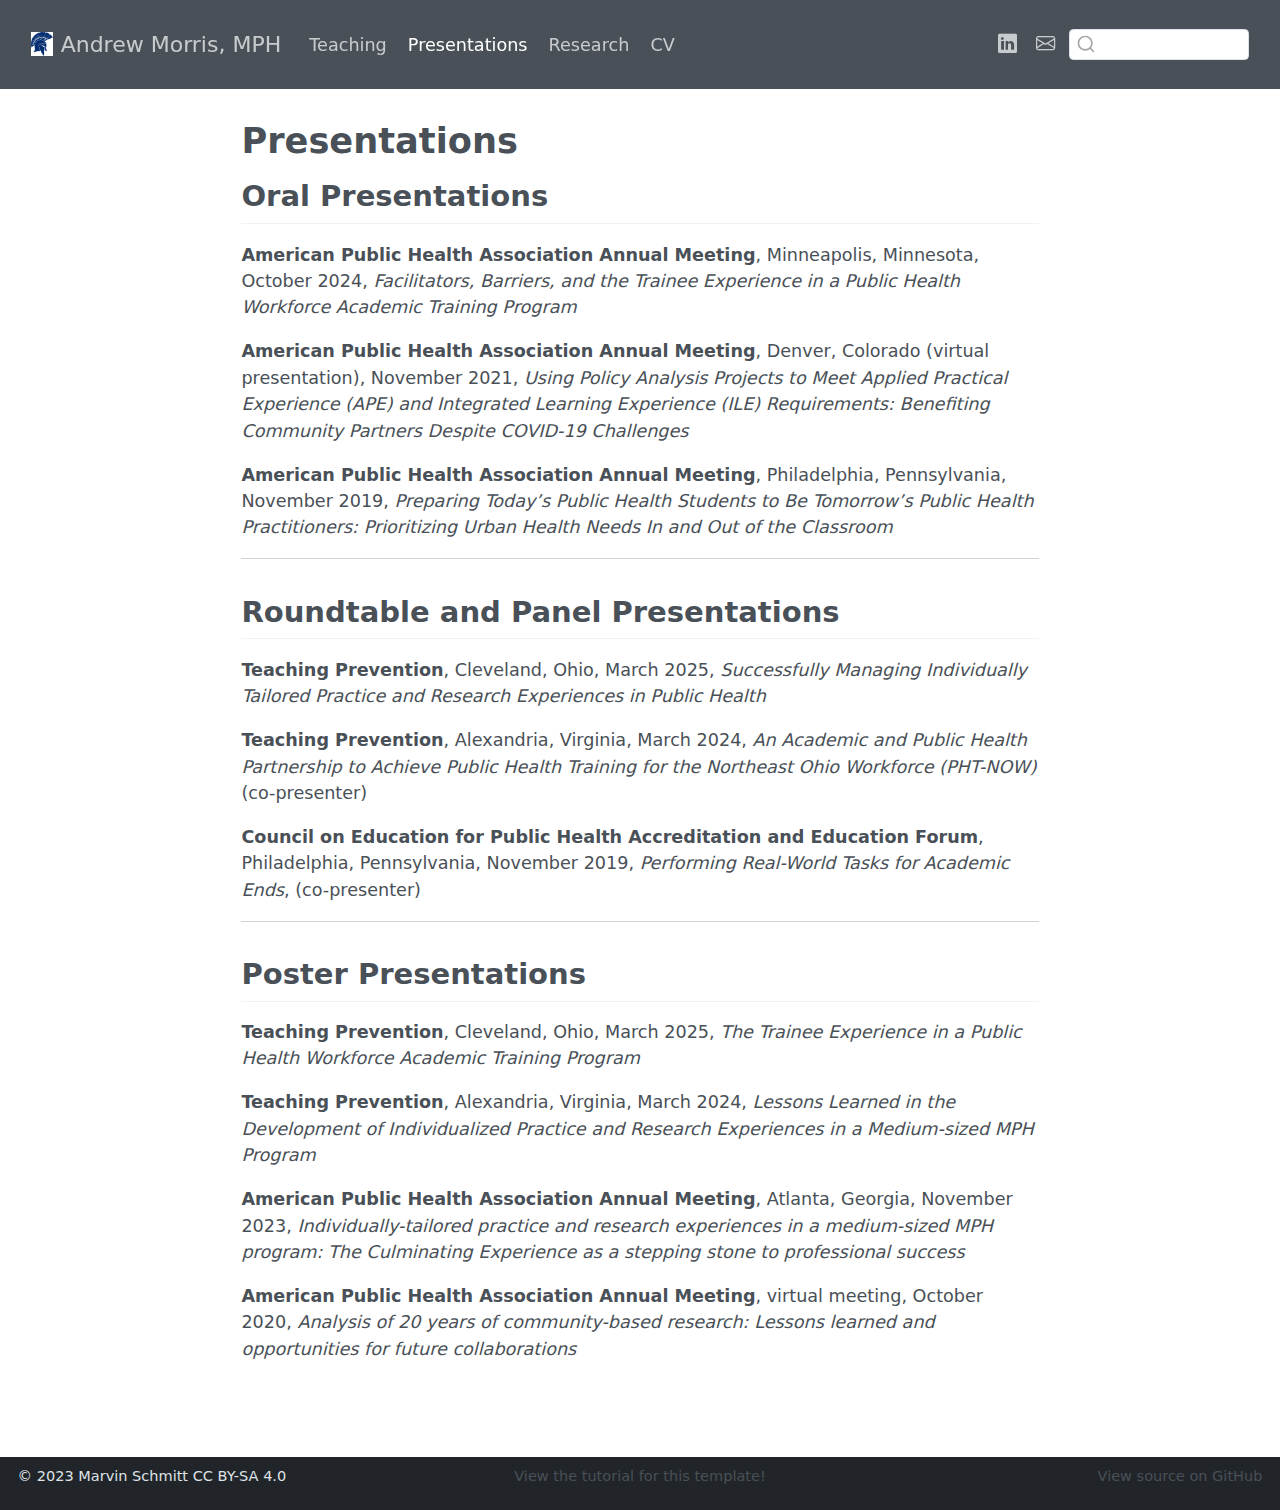
<file: quarto-website-template-main/docs/Presentations/index.html>
<!DOCTYPE html>
<html xmlns="http://www.w3.org/1999/xhtml" lang="en" xml:lang="en"><head>

<meta charset="utf-8">
<meta name="generator" content="quarto-1.7.32">

<meta name="viewport" content="width=device-width, initial-scale=1.0, user-scalable=yes">


<title>Presentations – Andrew Morris, MPH</title>
<style>
code{white-space: pre-wrap;}
span.smallcaps{font-variant: small-caps;}
div.columns{display: flex; gap: min(4vw, 1.5em);}
div.column{flex: auto; overflow-x: auto;}
div.hanging-indent{margin-left: 1.5em; text-indent: -1.5em;}
ul.task-list{list-style: none;}
ul.task-list li input[type="checkbox"] {
  width: 0.8em;
  margin: 0 0.8em 0.2em -1em; /* quarto-specific, see https://github.com/quarto-dev/quarto-cli/issues/4556 */ 
  vertical-align: middle;
}
</style>


<script src="../site_libs/quarto-nav/quarto-nav.js"></script>
<script src="../site_libs/clipboard/clipboard.min.js"></script>
<script src="../site_libs/quarto-search/autocomplete.umd.js"></script>
<script src="../site_libs/quarto-search/fuse.min.js"></script>
<script src="../site_libs/quarto-search/quarto-search.js"></script>
<meta name="quarto:offset" content="../">
<link href="../img/spartan.png" rel="icon" type="image/png">
<script src="../site_libs/quarto-html/quarto.js" type="module"></script>
<script src="../site_libs/quarto-html/tabsets/tabsets.js" type="module"></script>
<script src="../site_libs/quarto-html/popper.min.js"></script>
<script src="../site_libs/quarto-html/tippy.umd.min.js"></script>
<script src="../site_libs/quarto-html/anchor.min.js"></script>
<link href="../site_libs/quarto-html/tippy.css" rel="stylesheet">
<link href="../site_libs/quarto-html/quarto-syntax-highlighting-37eea08aefeeee20ff55810ff984fec1.css" rel="stylesheet" id="quarto-text-highlighting-styles">
<script src="../site_libs/bootstrap/bootstrap.min.js"></script>
<link href="../site_libs/bootstrap/bootstrap-icons.css" rel="stylesheet">
<link href="../site_libs/bootstrap/bootstrap-083d1a00a1bfdb87473960437a1a5e30.min.css" rel="stylesheet" append-hash="true" id="quarto-bootstrap" data-mode="light">
<script id="quarto-search-options" type="application/json">{
  "location": "navbar",
  "copy-button": false,
  "collapse-after": 3,
  "panel-placement": "end",
  "type": "textbox",
  "limit": 50,
  "keyboard-shortcut": [
    "f",
    "/",
    "s"
  ],
  "language": {
    "search-no-results-text": "No results",
    "search-matching-documents-text": "matching documents",
    "search-copy-link-title": "Copy link to search",
    "search-hide-matches-text": "Hide additional matches",
    "search-more-match-text": "more match in this document",
    "search-more-matches-text": "more matches in this document",
    "search-clear-button-title": "Clear",
    "search-text-placeholder": "",
    "search-detached-cancel-button-title": "Cancel",
    "search-submit-button-title": "Submit",
    "search-label": "Search"
  }
}</script>


</head>

<body class="nav-fixed fullcontent quarto-light">

<div id="quarto-search-results"></div>
  <header id="quarto-header" class="headroom fixed-top">
    <nav class="navbar navbar-expand-lg " data-bs-theme="dark">
      <div class="navbar-container container-fluid">
      <div class="navbar-brand-container mx-auto">
    <a href="../index.html" class="navbar-brand navbar-brand-logo">
    <img src="../img/spartan.png" alt="" class="navbar-logo">
    </a>
    <a class="navbar-brand" href="../index.html">
    <span class="navbar-title">Andrew Morris, MPH</span>
    </a>
  </div>
            <div id="quarto-search" class="" title="Search"></div>
          <button class="navbar-toggler" type="button" data-bs-toggle="collapse" data-bs-target="#navbarCollapse" aria-controls="navbarCollapse" role="menu" aria-expanded="false" aria-label="Toggle navigation" onclick="if (window.quartoToggleHeadroom) { window.quartoToggleHeadroom(); }">
  <span class="navbar-toggler-icon"></span>
</button>
          <div class="collapse navbar-collapse" id="navbarCollapse">
            <ul class="navbar-nav navbar-nav-scroll me-auto">
  <li class="nav-item">
    <a class="nav-link" href="../Teaching/index.html"> 
<span class="menu-text">Teaching</span></a>
  </li>  
  <li class="nav-item">
    <a class="nav-link active" href="../Presentations/index.html" aria-current="page"> 
<span class="menu-text">Presentations</span></a>
  </li>  
  <li class="nav-item">
    <a class="nav-link" href="../Research/index.html"> 
<span class="menu-text">Research</span></a>
  </li>  
  <li class="nav-item">
    <a class="nav-link" href="../cv/index.html"> 
<span class="menu-text">CV</span></a>
  </li>  
</ul>
            <ul class="navbar-nav navbar-nav-scroll ms-auto">
  <li class="nav-item compact">
    <a class="nav-link" href="https://www.linkedin.com/in/andrew-morris-a42408142/"> <i class="bi bi-linkedin" role="img">
</i> 
<span class="menu-text"></span></a>
  </li>  
  <li class="nav-item compact">
    <a class="nav-link" href="mailto:andrew.morris@case.edu"> <i class="bi bi-envelope" role="img" aria-label="email">
</i> 
<span class="menu-text"></span></a>
  </li>  
</ul>
          </div> <!-- /navcollapse -->
            <div class="quarto-navbar-tools">
</div>
      </div> <!-- /container-fluid -->
    </nav>
</header>
<!-- content -->
<div id="quarto-content" class="quarto-container page-columns page-rows-contents page-layout-article page-navbar">
<!-- sidebar -->
<!-- margin-sidebar -->
    
<!-- main -->
<main class="content" id="quarto-document-content">

<header id="title-block-header" class="quarto-title-block default">
<div class="quarto-title">
<h1 class="title">Presentations</h1>
</div>



<div class="quarto-title-meta">

    
  
    
  </div>
  


</header>


<section id="oral-presentations" class="level2">
<h2 class="anchored" data-anchor-id="oral-presentations">Oral Presentations</h2>
<p><strong>American Public Health Association Annual Meeting</strong>, Minneapolis, Minnesota, October 2024, <em>Facilitators, Barriers, and the Trainee Experience in a Public Health Workforce Academic Training Program</em></p>
<p><strong>American Public Health Association Annual Meeting</strong>, Denver, Colorado (virtual presentation), November 2021, <em>Using Policy Analysis Projects to Meet Applied Practical Experience (APE) and Integrated Learning Experience (ILE) Requirements: Benefiting Community Partners Despite COVID-19 Challenges</em></p>
<p><strong>American Public Health Association Annual Meeting</strong>, Philadelphia, Pennsylvania, November 2019, <em>Preparing Today’s Public Health Students to Be Tomorrow’s Public Health Practitioners: Prioritizing Urban Health Needs In and Out of the Classroom</em></p>
<hr>
</section>
<section id="roundtable-and-panel-presentations" class="level2">
<h2 class="anchored" data-anchor-id="roundtable-and-panel-presentations">Roundtable and Panel Presentations</h2>
<p><strong>Teaching Prevention</strong>, Cleveland, Ohio, March 2025, <em>Successfully Managing Individually Tailored Practice and Research Experiences in Public Health</em></p>
<p><strong>Teaching Prevention</strong>, Alexandria, Virginia, March 2024, <em>An Academic and Public Health Partnership to Achieve Public Health Training for the Northeast Ohio Workforce (PHT-NOW)</em> (co-presenter)</p>
<p><strong>Council on Education for Public Health Accreditation and Education Forum</strong>, Philadelphia, Pennsylvania, November 2019, <em>Performing Real-World Tasks for Academic Ends</em>, (co-presenter)</p>
<hr>
</section>
<section id="poster-presentations" class="level2">
<h2 class="anchored" data-anchor-id="poster-presentations">Poster Presentations</h2>
<p><strong>Teaching Prevention</strong>, Cleveland, Ohio, March 2025, <em>The Trainee Experience in a Public Health Workforce Academic Training Program</em></p>
<p><strong>Teaching Prevention</strong>, Alexandria, Virginia, March 2024, <em>Lessons Learned in the Development of Individualized Practice and Research Experiences in a Medium-sized MPH Program</em></p>
<p><strong>American Public Health Association Annual Meeting</strong>, Atlanta, Georgia, November 2023, <em>Individually-tailored practice and research experiences in a medium-sized MPH program: The Culminating Experience as a stepping stone to professional success</em></p>
<p><strong>American Public Health Association Annual Meeting</strong>, virtual meeting, October 2020, <em>Analysis of 20 years of community-based research: Lessons learned and opportunities for future collaborations</em></p>


</section>

</main> <!-- /main -->
<script id="quarto-html-after-body" type="application/javascript">
  window.document.addEventListener("DOMContentLoaded", function (event) {
    const icon = "";
    const anchorJS = new window.AnchorJS();
    anchorJS.options = {
      placement: 'right',
      icon: icon
    };
    anchorJS.add('.anchored');
    const isCodeAnnotation = (el) => {
      for (const clz of el.classList) {
        if (clz.startsWith('code-annotation-')) {                     
          return true;
        }
      }
      return false;
    }
    const onCopySuccess = function(e) {
      // button target
      const button = e.trigger;
      // don't keep focus
      button.blur();
      // flash "checked"
      button.classList.add('code-copy-button-checked');
      var currentTitle = button.getAttribute("title");
      button.setAttribute("title", "Copied!");
      let tooltip;
      if (window.bootstrap) {
        button.setAttribute("data-bs-toggle", "tooltip");
        button.setAttribute("data-bs-placement", "left");
        button.setAttribute("data-bs-title", "Copied!");
        tooltip = new bootstrap.Tooltip(button, 
          { trigger: "manual", 
            customClass: "code-copy-button-tooltip",
            offset: [0, -8]});
        tooltip.show();    
      }
      setTimeout(function() {
        if (tooltip) {
          tooltip.hide();
          button.removeAttribute("data-bs-title");
          button.removeAttribute("data-bs-toggle");
          button.removeAttribute("data-bs-placement");
        }
        button.setAttribute("title", currentTitle);
        button.classList.remove('code-copy-button-checked');
      }, 1000);
      // clear code selection
      e.clearSelection();
    }
    const getTextToCopy = function(trigger) {
        const codeEl = trigger.previousElementSibling.cloneNode(true);
        for (const childEl of codeEl.children) {
          if (isCodeAnnotation(childEl)) {
            childEl.remove();
          }
        }
        return codeEl.innerText;
    }
    const clipboard = new window.ClipboardJS('.code-copy-button:not([data-in-quarto-modal])', {
      text: getTextToCopy
    });
    clipboard.on('success', onCopySuccess);
    if (window.document.getElementById('quarto-embedded-source-code-modal')) {
      const clipboardModal = new window.ClipboardJS('.code-copy-button[data-in-quarto-modal]', {
        text: getTextToCopy,
        container: window.document.getElementById('quarto-embedded-source-code-modal')
      });
      clipboardModal.on('success', onCopySuccess);
    }
      var localhostRegex = new RegExp(/^(?:http|https):\/\/localhost\:?[0-9]*\//);
      var mailtoRegex = new RegExp(/^mailto:/);
        var filterRegex = new RegExp('/' + window.location.host + '/');
      var isInternal = (href) => {
          return filterRegex.test(href) || localhostRegex.test(href) || mailtoRegex.test(href);
      }
      // Inspect non-navigation links and adorn them if external
     var links = window.document.querySelectorAll('a[href]:not(.nav-link):not(.navbar-brand):not(.toc-action):not(.sidebar-link):not(.sidebar-item-toggle):not(.pagination-link):not(.no-external):not([aria-hidden]):not(.dropdown-item):not(.quarto-navigation-tool):not(.about-link)');
      for (var i=0; i<links.length; i++) {
        const link = links[i];
        if (!isInternal(link.href)) {
          // undo the damage that might have been done by quarto-nav.js in the case of
          // links that we want to consider external
          if (link.dataset.originalHref !== undefined) {
            link.href = link.dataset.originalHref;
          }
        }
      }
    function tippyHover(el, contentFn, onTriggerFn, onUntriggerFn) {
      const config = {
        allowHTML: true,
        maxWidth: 500,
        delay: 100,
        arrow: false,
        appendTo: function(el) {
            return el.parentElement;
        },
        interactive: true,
        interactiveBorder: 10,
        theme: 'quarto',
        placement: 'bottom-start',
      };
      if (contentFn) {
        config.content = contentFn;
      }
      if (onTriggerFn) {
        config.onTrigger = onTriggerFn;
      }
      if (onUntriggerFn) {
        config.onUntrigger = onUntriggerFn;
      }
      window.tippy(el, config); 
    }
    const noterefs = window.document.querySelectorAll('a[role="doc-noteref"]');
    for (var i=0; i<noterefs.length; i++) {
      const ref = noterefs[i];
      tippyHover(ref, function() {
        // use id or data attribute instead here
        let href = ref.getAttribute('data-footnote-href') || ref.getAttribute('href');
        try { href = new URL(href).hash; } catch {}
        const id = href.replace(/^#\/?/, "");
        const note = window.document.getElementById(id);
        if (note) {
          return note.innerHTML;
        } else {
          return "";
        }
      });
    }
    const xrefs = window.document.querySelectorAll('a.quarto-xref');
    const processXRef = (id, note) => {
      // Strip column container classes
      const stripColumnClz = (el) => {
        el.classList.remove("page-full", "page-columns");
        if (el.children) {
          for (const child of el.children) {
            stripColumnClz(child);
          }
        }
      }
      stripColumnClz(note)
      if (id === null || id.startsWith('sec-')) {
        // Special case sections, only their first couple elements
        const container = document.createElement("div");
        if (note.children && note.children.length > 2) {
          container.appendChild(note.children[0].cloneNode(true));
          for (let i = 1; i < note.children.length; i++) {
            const child = note.children[i];
            if (child.tagName === "P" && child.innerText === "") {
              continue;
            } else {
              container.appendChild(child.cloneNode(true));
              break;
            }
          }
          if (window.Quarto?.typesetMath) {
            window.Quarto.typesetMath(container);
          }
          return container.innerHTML
        } else {
          if (window.Quarto?.typesetMath) {
            window.Quarto.typesetMath(note);
          }
          return note.innerHTML;
        }
      } else {
        // Remove any anchor links if they are present
        const anchorLink = note.querySelector('a.anchorjs-link');
        if (anchorLink) {
          anchorLink.remove();
        }
        if (window.Quarto?.typesetMath) {
          window.Quarto.typesetMath(note);
        }
        if (note.classList.contains("callout")) {
          return note.outerHTML;
        } else {
          return note.innerHTML;
        }
      }
    }
    for (var i=0; i<xrefs.length; i++) {
      const xref = xrefs[i];
      tippyHover(xref, undefined, function(instance) {
        instance.disable();
        let url = xref.getAttribute('href');
        let hash = undefined; 
        if (url.startsWith('#')) {
          hash = url;
        } else {
          try { hash = new URL(url).hash; } catch {}
        }
        if (hash) {
          const id = hash.replace(/^#\/?/, "");
          const note = window.document.getElementById(id);
          if (note !== null) {
            try {
              const html = processXRef(id, note.cloneNode(true));
              instance.setContent(html);
            } finally {
              instance.enable();
              instance.show();
            }
          } else {
            // See if we can fetch this
            fetch(url.split('#')[0])
            .then(res => res.text())
            .then(html => {
              const parser = new DOMParser();
              const htmlDoc = parser.parseFromString(html, "text/html");
              const note = htmlDoc.getElementById(id);
              if (note !== null) {
                const html = processXRef(id, note);
                instance.setContent(html);
              } 
            }).finally(() => {
              instance.enable();
              instance.show();
            });
          }
        } else {
          // See if we can fetch a full url (with no hash to target)
          // This is a special case and we should probably do some content thinning / targeting
          fetch(url)
          .then(res => res.text())
          .then(html => {
            const parser = new DOMParser();
            const htmlDoc = parser.parseFromString(html, "text/html");
            const note = htmlDoc.querySelector('main.content');
            if (note !== null) {
              // This should only happen for chapter cross references
              // (since there is no id in the URL)
              // remove the first header
              if (note.children.length > 0 && note.children[0].tagName === "HEADER") {
                note.children[0].remove();
              }
              const html = processXRef(null, note);
              instance.setContent(html);
            } 
          }).finally(() => {
            instance.enable();
            instance.show();
          });
        }
      }, function(instance) {
      });
    }
        let selectedAnnoteEl;
        const selectorForAnnotation = ( cell, annotation) => {
          let cellAttr = 'data-code-cell="' + cell + '"';
          let lineAttr = 'data-code-annotation="' +  annotation + '"';
          const selector = 'span[' + cellAttr + '][' + lineAttr + ']';
          return selector;
        }
        const selectCodeLines = (annoteEl) => {
          const doc = window.document;
          const targetCell = annoteEl.getAttribute("data-target-cell");
          const targetAnnotation = annoteEl.getAttribute("data-target-annotation");
          const annoteSpan = window.document.querySelector(selectorForAnnotation(targetCell, targetAnnotation));
          const lines = annoteSpan.getAttribute("data-code-lines").split(",");
          const lineIds = lines.map((line) => {
            return targetCell + "-" + line;
          })
          let top = null;
          let height = null;
          let parent = null;
          if (lineIds.length > 0) {
              //compute the position of the single el (top and bottom and make a div)
              const el = window.document.getElementById(lineIds[0]);
              top = el.offsetTop;
              height = el.offsetHeight;
              parent = el.parentElement.parentElement;
            if (lineIds.length > 1) {
              const lastEl = window.document.getElementById(lineIds[lineIds.length - 1]);
              const bottom = lastEl.offsetTop + lastEl.offsetHeight;
              height = bottom - top;
            }
            if (top !== null && height !== null && parent !== null) {
              // cook up a div (if necessary) and position it 
              let div = window.document.getElementById("code-annotation-line-highlight");
              if (div === null) {
                div = window.document.createElement("div");
                div.setAttribute("id", "code-annotation-line-highlight");
                div.style.position = 'absolute';
                parent.appendChild(div);
              }
              div.style.top = top - 2 + "px";
              div.style.height = height + 4 + "px";
              div.style.left = 0;
              let gutterDiv = window.document.getElementById("code-annotation-line-highlight-gutter");
              if (gutterDiv === null) {
                gutterDiv = window.document.createElement("div");
                gutterDiv.setAttribute("id", "code-annotation-line-highlight-gutter");
                gutterDiv.style.position = 'absolute';
                const codeCell = window.document.getElementById(targetCell);
                const gutter = codeCell.querySelector('.code-annotation-gutter');
                gutter.appendChild(gutterDiv);
              }
              gutterDiv.style.top = top - 2 + "px";
              gutterDiv.style.height = height + 4 + "px";
            }
            selectedAnnoteEl = annoteEl;
          }
        };
        const unselectCodeLines = () => {
          const elementsIds = ["code-annotation-line-highlight", "code-annotation-line-highlight-gutter"];
          elementsIds.forEach((elId) => {
            const div = window.document.getElementById(elId);
            if (div) {
              div.remove();
            }
          });
          selectedAnnoteEl = undefined;
        };
          // Handle positioning of the toggle
      window.addEventListener(
        "resize",
        throttle(() => {
          elRect = undefined;
          if (selectedAnnoteEl) {
            selectCodeLines(selectedAnnoteEl);
          }
        }, 10)
      );
      function throttle(fn, ms) {
      let throttle = false;
      let timer;
        return (...args) => {
          if(!throttle) { // first call gets through
              fn.apply(this, args);
              throttle = true;
          } else { // all the others get throttled
              if(timer) clearTimeout(timer); // cancel #2
              timer = setTimeout(() => {
                fn.apply(this, args);
                timer = throttle = false;
              }, ms);
          }
        };
      }
        // Attach click handler to the DT
        const annoteDls = window.document.querySelectorAll('dt[data-target-cell]');
        for (const annoteDlNode of annoteDls) {
          annoteDlNode.addEventListener('click', (event) => {
            const clickedEl = event.target;
            if (clickedEl !== selectedAnnoteEl) {
              unselectCodeLines();
              const activeEl = window.document.querySelector('dt[data-target-cell].code-annotation-active');
              if (activeEl) {
                activeEl.classList.remove('code-annotation-active');
              }
              selectCodeLines(clickedEl);
              clickedEl.classList.add('code-annotation-active');
            } else {
              // Unselect the line
              unselectCodeLines();
              clickedEl.classList.remove('code-annotation-active');
            }
          });
        }
    const findCites = (el) => {
      const parentEl = el.parentElement;
      if (parentEl) {
        const cites = parentEl.dataset.cites;
        if (cites) {
          return {
            el,
            cites: cites.split(' ')
          };
        } else {
          return findCites(el.parentElement)
        }
      } else {
        return undefined;
      }
    };
    var bibliorefs = window.document.querySelectorAll('a[role="doc-biblioref"]');
    for (var i=0; i<bibliorefs.length; i++) {
      const ref = bibliorefs[i];
      const citeInfo = findCites(ref);
      if (citeInfo) {
        tippyHover(citeInfo.el, function() {
          var popup = window.document.createElement('div');
          citeInfo.cites.forEach(function(cite) {
            var citeDiv = window.document.createElement('div');
            citeDiv.classList.add('hanging-indent');
            citeDiv.classList.add('csl-entry');
            var biblioDiv = window.document.getElementById('ref-' + cite);
            if (biblioDiv) {
              citeDiv.innerHTML = biblioDiv.innerHTML;
            }
            popup.appendChild(citeDiv);
          });
          return popup.innerHTML;
        });
      }
    }
  });
  </script>
</div> <!-- /content -->
<footer class="footer">
  <div class="nav-footer">
    <div class="nav-footer-left">
<p><span class="faux-block">© 2023 Marvin Schmitt CC BY-SA 4.0</span></p>
</div>   
    <div class="nav-footer-center">
<p><span class="faux-block"><a href="https://www.marvinschmitt.com/blog/website-tutorial-quarto/">View the tutorial for this template!</a></span></p>
</div>
    <div class="nav-footer-right">
<p><span class="faux-block"><a href="https://github.com/marvinschmitt/quarto-website-template/">View source on GitHub</a></span></p>
</div>
  </div>
</footer>




</body></html>
</file>
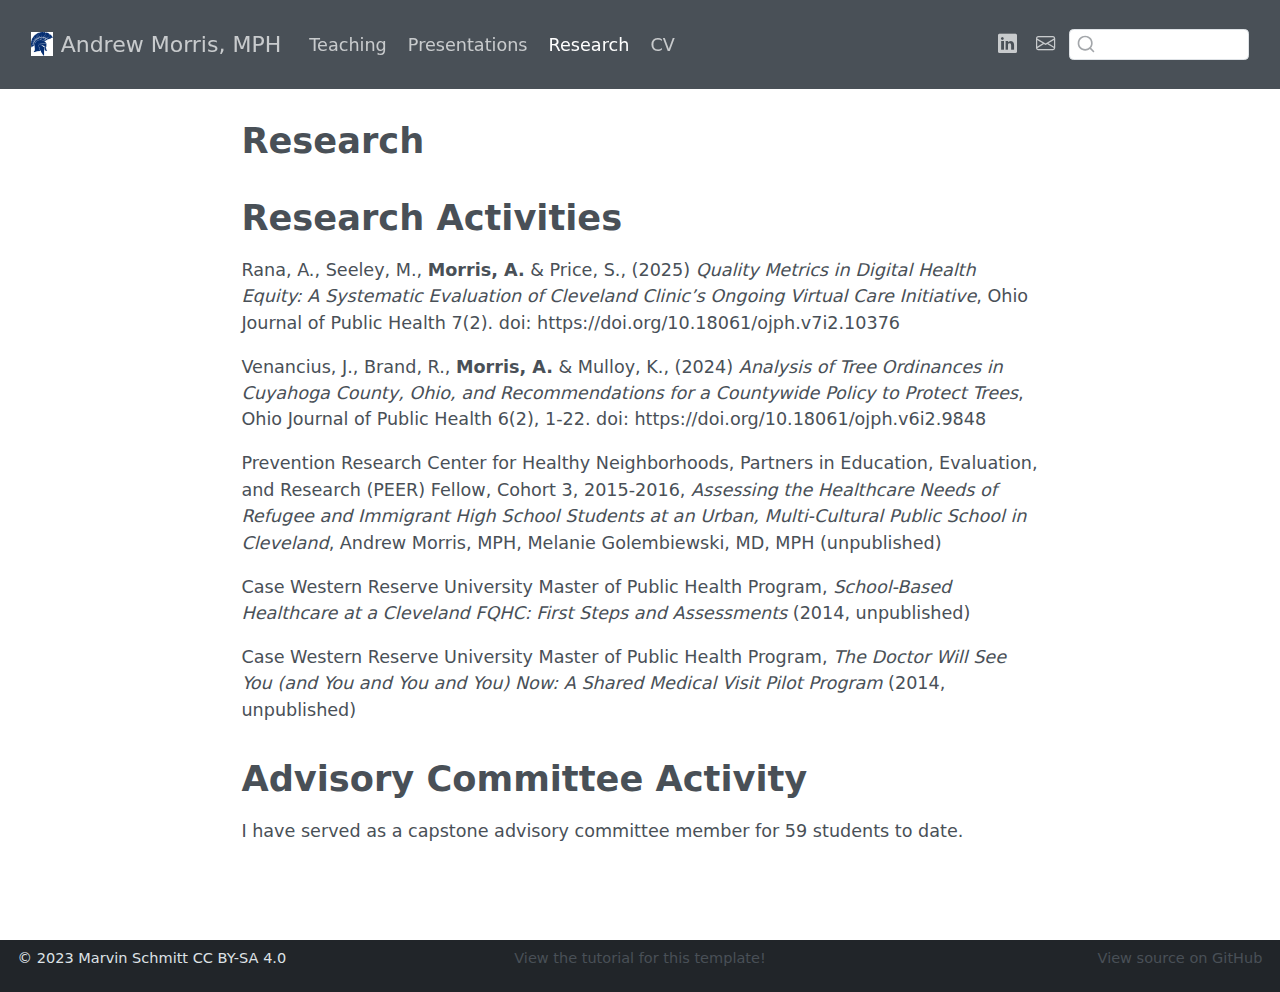
<file: quarto-website-template-main/docs/Research/index.html>
<!DOCTYPE html>
<html xmlns="http://www.w3.org/1999/xhtml" lang="en" xml:lang="en"><head>

<meta charset="utf-8">
<meta name="generator" content="quarto-1.7.32">

<meta name="viewport" content="width=device-width, initial-scale=1.0, user-scalable=yes">


<title>Research – Andrew Morris, MPH</title>
<style>
code{white-space: pre-wrap;}
span.smallcaps{font-variant: small-caps;}
div.columns{display: flex; gap: min(4vw, 1.5em);}
div.column{flex: auto; overflow-x: auto;}
div.hanging-indent{margin-left: 1.5em; text-indent: -1.5em;}
ul.task-list{list-style: none;}
ul.task-list li input[type="checkbox"] {
  width: 0.8em;
  margin: 0 0.8em 0.2em -1em; /* quarto-specific, see https://github.com/quarto-dev/quarto-cli/issues/4556 */ 
  vertical-align: middle;
}
</style>


<script src="../site_libs/quarto-nav/quarto-nav.js"></script>
<script src="../site_libs/clipboard/clipboard.min.js"></script>
<script src="../site_libs/quarto-search/autocomplete.umd.js"></script>
<script src="../site_libs/quarto-search/fuse.min.js"></script>
<script src="../site_libs/quarto-search/quarto-search.js"></script>
<meta name="quarto:offset" content="../">
<link href="../img/spartan.png" rel="icon" type="image/png">
<script src="../site_libs/quarto-html/quarto.js" type="module"></script>
<script src="../site_libs/quarto-html/tabsets/tabsets.js" type="module"></script>
<script src="../site_libs/quarto-html/popper.min.js"></script>
<script src="../site_libs/quarto-html/tippy.umd.min.js"></script>
<script src="../site_libs/quarto-html/anchor.min.js"></script>
<link href="../site_libs/quarto-html/tippy.css" rel="stylesheet">
<link href="../site_libs/quarto-html/quarto-syntax-highlighting-37eea08aefeeee20ff55810ff984fec1.css" rel="stylesheet" id="quarto-text-highlighting-styles">
<script src="../site_libs/bootstrap/bootstrap.min.js"></script>
<link href="../site_libs/bootstrap/bootstrap-icons.css" rel="stylesheet">
<link href="../site_libs/bootstrap/bootstrap-083d1a00a1bfdb87473960437a1a5e30.min.css" rel="stylesheet" append-hash="true" id="quarto-bootstrap" data-mode="light">
<script id="quarto-search-options" type="application/json">{
  "location": "navbar",
  "copy-button": false,
  "collapse-after": 3,
  "panel-placement": "end",
  "type": "textbox",
  "limit": 50,
  "keyboard-shortcut": [
    "f",
    "/",
    "s"
  ],
  "language": {
    "search-no-results-text": "No results",
    "search-matching-documents-text": "matching documents",
    "search-copy-link-title": "Copy link to search",
    "search-hide-matches-text": "Hide additional matches",
    "search-more-match-text": "more match in this document",
    "search-more-matches-text": "more matches in this document",
    "search-clear-button-title": "Clear",
    "search-text-placeholder": "",
    "search-detached-cancel-button-title": "Cancel",
    "search-submit-button-title": "Submit",
    "search-label": "Search"
  }
}</script>


</head>

<body class="nav-fixed fullcontent quarto-light">

<div id="quarto-search-results"></div>
  <header id="quarto-header" class="headroom fixed-top">
    <nav class="navbar navbar-expand-lg " data-bs-theme="dark">
      <div class="navbar-container container-fluid">
      <div class="navbar-brand-container mx-auto">
    <a href="../index.html" class="navbar-brand navbar-brand-logo">
    <img src="../img/spartan.png" alt="" class="navbar-logo">
    </a>
    <a class="navbar-brand" href="../index.html">
    <span class="navbar-title">Andrew Morris, MPH</span>
    </a>
  </div>
            <div id="quarto-search" class="" title="Search"></div>
          <button class="navbar-toggler" type="button" data-bs-toggle="collapse" data-bs-target="#navbarCollapse" aria-controls="navbarCollapse" role="menu" aria-expanded="false" aria-label="Toggle navigation" onclick="if (window.quartoToggleHeadroom) { window.quartoToggleHeadroom(); }">
  <span class="navbar-toggler-icon"></span>
</button>
          <div class="collapse navbar-collapse" id="navbarCollapse">
            <ul class="navbar-nav navbar-nav-scroll me-auto">
  <li class="nav-item">
    <a class="nav-link" href="../Teaching/index.html"> 
<span class="menu-text">Teaching</span></a>
  </li>  
  <li class="nav-item">
    <a class="nav-link" href="../Presentations/index.html"> 
<span class="menu-text">Presentations</span></a>
  </li>  
  <li class="nav-item">
    <a class="nav-link active" href="../Research/index.html" aria-current="page"> 
<span class="menu-text">Research</span></a>
  </li>  
  <li class="nav-item">
    <a class="nav-link" href="../cv/index.html"> 
<span class="menu-text">CV</span></a>
  </li>  
</ul>
            <ul class="navbar-nav navbar-nav-scroll ms-auto">
  <li class="nav-item compact">
    <a class="nav-link" href="https://www.linkedin.com/in/andrew-morris-a42408142/"> <i class="bi bi-linkedin" role="img">
</i> 
<span class="menu-text"></span></a>
  </li>  
  <li class="nav-item compact">
    <a class="nav-link" href="mailto:andrew.morris@case.edu"> <i class="bi bi-envelope" role="img" aria-label="email">
</i> 
<span class="menu-text"></span></a>
  </li>  
</ul>
          </div> <!-- /navcollapse -->
            <div class="quarto-navbar-tools">
</div>
      </div> <!-- /container-fluid -->
    </nav>
</header>
<!-- content -->
<div id="quarto-content" class="quarto-container page-columns page-rows-contents page-layout-article page-navbar">
<!-- sidebar -->
<!-- margin-sidebar -->
    
<!-- main -->
<main class="content" id="quarto-document-content">

<header id="title-block-header" class="quarto-title-block default">
<div class="quarto-title">
<h1 class="title">Research</h1>
</div>



<div class="quarto-title-meta">

    
  
    
  </div>
  


</header>


<section id="research-activities" class="level1">
<h1>Research Activities</h1>
<p>Rana, A., Seeley, M., <strong>Morris, A.</strong> &amp; Price, S., (2025) <em>Quality Metrics in Digital Health Equity: A Systematic Evaluation of Cleveland Clinic’s Ongoing Virtual Care Initiative</em>, Ohio Journal of Public Health 7(2). doi: <a href="https://doi.org/10.18061/ojph.v7i2.10376" class="uri">https://doi.org/10.18061/ojph.v7i2.10376</a></p>
<p>Venancius, J., Brand, R., <strong>Morris, A.</strong> &amp; Mulloy, K., (2024) <em>Analysis of Tree Ordinances in Cuyahoga County, Ohio, and Recommendations for a Countywide Policy to Protect Trees</em>, Ohio Journal of Public Health 6(2), 1-22. doi: <a href="https://doi.org/10.18061/ojph.v6i2.9848" class="uri">https://doi.org/10.18061/ojph.v6i2.9848</a></p>
<p>Prevention Research Center for Healthy Neighborhoods, Partners in Education, Evaluation, and Research (PEER) Fellow, Cohort 3, 2015-2016, <em>Assessing the Healthcare Needs of Refugee and Immigrant High School Students at an Urban, Multi-Cultural Public School in Cleveland</em>, Andrew Morris, MPH, Melanie Golembiewski, MD, MPH (unpublished)</p>
<p>Case Western Reserve University Master of Public Health Program, <em>School-Based Healthcare at a Cleveland FQHC: First Steps and Assessments</em> (2014, unpublished)</p>
<p>Case Western Reserve University Master of Public Health Program, <em>The Doctor Will See You (and You and You and You) Now: A Shared Medical Visit Pilot Program</em> (2014, unpublished)</p>
</section>
<section id="advisory-committee-activity" class="level1">
<h1>Advisory Committee Activity</h1>
<p>I have served as a capstone advisory committee member for 59 students to date.</p>


</section>

</main> <!-- /main -->
<script id="quarto-html-after-body" type="application/javascript">
  window.document.addEventListener("DOMContentLoaded", function (event) {
    const icon = "";
    const anchorJS = new window.AnchorJS();
    anchorJS.options = {
      placement: 'right',
      icon: icon
    };
    anchorJS.add('.anchored');
    const isCodeAnnotation = (el) => {
      for (const clz of el.classList) {
        if (clz.startsWith('code-annotation-')) {                     
          return true;
        }
      }
      return false;
    }
    const onCopySuccess = function(e) {
      // button target
      const button = e.trigger;
      // don't keep focus
      button.blur();
      // flash "checked"
      button.classList.add('code-copy-button-checked');
      var currentTitle = button.getAttribute("title");
      button.setAttribute("title", "Copied!");
      let tooltip;
      if (window.bootstrap) {
        button.setAttribute("data-bs-toggle", "tooltip");
        button.setAttribute("data-bs-placement", "left");
        button.setAttribute("data-bs-title", "Copied!");
        tooltip = new bootstrap.Tooltip(button, 
          { trigger: "manual", 
            customClass: "code-copy-button-tooltip",
            offset: [0, -8]});
        tooltip.show();    
      }
      setTimeout(function() {
        if (tooltip) {
          tooltip.hide();
          button.removeAttribute("data-bs-title");
          button.removeAttribute("data-bs-toggle");
          button.removeAttribute("data-bs-placement");
        }
        button.setAttribute("title", currentTitle);
        button.classList.remove('code-copy-button-checked');
      }, 1000);
      // clear code selection
      e.clearSelection();
    }
    const getTextToCopy = function(trigger) {
        const codeEl = trigger.previousElementSibling.cloneNode(true);
        for (const childEl of codeEl.children) {
          if (isCodeAnnotation(childEl)) {
            childEl.remove();
          }
        }
        return codeEl.innerText;
    }
    const clipboard = new window.ClipboardJS('.code-copy-button:not([data-in-quarto-modal])', {
      text: getTextToCopy
    });
    clipboard.on('success', onCopySuccess);
    if (window.document.getElementById('quarto-embedded-source-code-modal')) {
      const clipboardModal = new window.ClipboardJS('.code-copy-button[data-in-quarto-modal]', {
        text: getTextToCopy,
        container: window.document.getElementById('quarto-embedded-source-code-modal')
      });
      clipboardModal.on('success', onCopySuccess);
    }
      var localhostRegex = new RegExp(/^(?:http|https):\/\/localhost\:?[0-9]*\//);
      var mailtoRegex = new RegExp(/^mailto:/);
        var filterRegex = new RegExp('/' + window.location.host + '/');
      var isInternal = (href) => {
          return filterRegex.test(href) || localhostRegex.test(href) || mailtoRegex.test(href);
      }
      // Inspect non-navigation links and adorn them if external
     var links = window.document.querySelectorAll('a[href]:not(.nav-link):not(.navbar-brand):not(.toc-action):not(.sidebar-link):not(.sidebar-item-toggle):not(.pagination-link):not(.no-external):not([aria-hidden]):not(.dropdown-item):not(.quarto-navigation-tool):not(.about-link)');
      for (var i=0; i<links.length; i++) {
        const link = links[i];
        if (!isInternal(link.href)) {
          // undo the damage that might have been done by quarto-nav.js in the case of
          // links that we want to consider external
          if (link.dataset.originalHref !== undefined) {
            link.href = link.dataset.originalHref;
          }
        }
      }
    function tippyHover(el, contentFn, onTriggerFn, onUntriggerFn) {
      const config = {
        allowHTML: true,
        maxWidth: 500,
        delay: 100,
        arrow: false,
        appendTo: function(el) {
            return el.parentElement;
        },
        interactive: true,
        interactiveBorder: 10,
        theme: 'quarto',
        placement: 'bottom-start',
      };
      if (contentFn) {
        config.content = contentFn;
      }
      if (onTriggerFn) {
        config.onTrigger = onTriggerFn;
      }
      if (onUntriggerFn) {
        config.onUntrigger = onUntriggerFn;
      }
      window.tippy(el, config); 
    }
    const noterefs = window.document.querySelectorAll('a[role="doc-noteref"]');
    for (var i=0; i<noterefs.length; i++) {
      const ref = noterefs[i];
      tippyHover(ref, function() {
        // use id or data attribute instead here
        let href = ref.getAttribute('data-footnote-href') || ref.getAttribute('href');
        try { href = new URL(href).hash; } catch {}
        const id = href.replace(/^#\/?/, "");
        const note = window.document.getElementById(id);
        if (note) {
          return note.innerHTML;
        } else {
          return "";
        }
      });
    }
    const xrefs = window.document.querySelectorAll('a.quarto-xref');
    const processXRef = (id, note) => {
      // Strip column container classes
      const stripColumnClz = (el) => {
        el.classList.remove("page-full", "page-columns");
        if (el.children) {
          for (const child of el.children) {
            stripColumnClz(child);
          }
        }
      }
      stripColumnClz(note)
      if (id === null || id.startsWith('sec-')) {
        // Special case sections, only their first couple elements
        const container = document.createElement("div");
        if (note.children && note.children.length > 2) {
          container.appendChild(note.children[0].cloneNode(true));
          for (let i = 1; i < note.children.length; i++) {
            const child = note.children[i];
            if (child.tagName === "P" && child.innerText === "") {
              continue;
            } else {
              container.appendChild(child.cloneNode(true));
              break;
            }
          }
          if (window.Quarto?.typesetMath) {
            window.Quarto.typesetMath(container);
          }
          return container.innerHTML
        } else {
          if (window.Quarto?.typesetMath) {
            window.Quarto.typesetMath(note);
          }
          return note.innerHTML;
        }
      } else {
        // Remove any anchor links if they are present
        const anchorLink = note.querySelector('a.anchorjs-link');
        if (anchorLink) {
          anchorLink.remove();
        }
        if (window.Quarto?.typesetMath) {
          window.Quarto.typesetMath(note);
        }
        if (note.classList.contains("callout")) {
          return note.outerHTML;
        } else {
          return note.innerHTML;
        }
      }
    }
    for (var i=0; i<xrefs.length; i++) {
      const xref = xrefs[i];
      tippyHover(xref, undefined, function(instance) {
        instance.disable();
        let url = xref.getAttribute('href');
        let hash = undefined; 
        if (url.startsWith('#')) {
          hash = url;
        } else {
          try { hash = new URL(url).hash; } catch {}
        }
        if (hash) {
          const id = hash.replace(/^#\/?/, "");
          const note = window.document.getElementById(id);
          if (note !== null) {
            try {
              const html = processXRef(id, note.cloneNode(true));
              instance.setContent(html);
            } finally {
              instance.enable();
              instance.show();
            }
          } else {
            // See if we can fetch this
            fetch(url.split('#')[0])
            .then(res => res.text())
            .then(html => {
              const parser = new DOMParser();
              const htmlDoc = parser.parseFromString(html, "text/html");
              const note = htmlDoc.getElementById(id);
              if (note !== null) {
                const html = processXRef(id, note);
                instance.setContent(html);
              } 
            }).finally(() => {
              instance.enable();
              instance.show();
            });
          }
        } else {
          // See if we can fetch a full url (with no hash to target)
          // This is a special case and we should probably do some content thinning / targeting
          fetch(url)
          .then(res => res.text())
          .then(html => {
            const parser = new DOMParser();
            const htmlDoc = parser.parseFromString(html, "text/html");
            const note = htmlDoc.querySelector('main.content');
            if (note !== null) {
              // This should only happen for chapter cross references
              // (since there is no id in the URL)
              // remove the first header
              if (note.children.length > 0 && note.children[0].tagName === "HEADER") {
                note.children[0].remove();
              }
              const html = processXRef(null, note);
              instance.setContent(html);
            } 
          }).finally(() => {
            instance.enable();
            instance.show();
          });
        }
      }, function(instance) {
      });
    }
        let selectedAnnoteEl;
        const selectorForAnnotation = ( cell, annotation) => {
          let cellAttr = 'data-code-cell="' + cell + '"';
          let lineAttr = 'data-code-annotation="' +  annotation + '"';
          const selector = 'span[' + cellAttr + '][' + lineAttr + ']';
          return selector;
        }
        const selectCodeLines = (annoteEl) => {
          const doc = window.document;
          const targetCell = annoteEl.getAttribute("data-target-cell");
          const targetAnnotation = annoteEl.getAttribute("data-target-annotation");
          const annoteSpan = window.document.querySelector(selectorForAnnotation(targetCell, targetAnnotation));
          const lines = annoteSpan.getAttribute("data-code-lines").split(",");
          const lineIds = lines.map((line) => {
            return targetCell + "-" + line;
          })
          let top = null;
          let height = null;
          let parent = null;
          if (lineIds.length > 0) {
              //compute the position of the single el (top and bottom and make a div)
              const el = window.document.getElementById(lineIds[0]);
              top = el.offsetTop;
              height = el.offsetHeight;
              parent = el.parentElement.parentElement;
            if (lineIds.length > 1) {
              const lastEl = window.document.getElementById(lineIds[lineIds.length - 1]);
              const bottom = lastEl.offsetTop + lastEl.offsetHeight;
              height = bottom - top;
            }
            if (top !== null && height !== null && parent !== null) {
              // cook up a div (if necessary) and position it 
              let div = window.document.getElementById("code-annotation-line-highlight");
              if (div === null) {
                div = window.document.createElement("div");
                div.setAttribute("id", "code-annotation-line-highlight");
                div.style.position = 'absolute';
                parent.appendChild(div);
              }
              div.style.top = top - 2 + "px";
              div.style.height = height + 4 + "px";
              div.style.left = 0;
              let gutterDiv = window.document.getElementById("code-annotation-line-highlight-gutter");
              if (gutterDiv === null) {
                gutterDiv = window.document.createElement("div");
                gutterDiv.setAttribute("id", "code-annotation-line-highlight-gutter");
                gutterDiv.style.position = 'absolute';
                const codeCell = window.document.getElementById(targetCell);
                const gutter = codeCell.querySelector('.code-annotation-gutter');
                gutter.appendChild(gutterDiv);
              }
              gutterDiv.style.top = top - 2 + "px";
              gutterDiv.style.height = height + 4 + "px";
            }
            selectedAnnoteEl = annoteEl;
          }
        };
        const unselectCodeLines = () => {
          const elementsIds = ["code-annotation-line-highlight", "code-annotation-line-highlight-gutter"];
          elementsIds.forEach((elId) => {
            const div = window.document.getElementById(elId);
            if (div) {
              div.remove();
            }
          });
          selectedAnnoteEl = undefined;
        };
          // Handle positioning of the toggle
      window.addEventListener(
        "resize",
        throttle(() => {
          elRect = undefined;
          if (selectedAnnoteEl) {
            selectCodeLines(selectedAnnoteEl);
          }
        }, 10)
      );
      function throttle(fn, ms) {
      let throttle = false;
      let timer;
        return (...args) => {
          if(!throttle) { // first call gets through
              fn.apply(this, args);
              throttle = true;
          } else { // all the others get throttled
              if(timer) clearTimeout(timer); // cancel #2
              timer = setTimeout(() => {
                fn.apply(this, args);
                timer = throttle = false;
              }, ms);
          }
        };
      }
        // Attach click handler to the DT
        const annoteDls = window.document.querySelectorAll('dt[data-target-cell]');
        for (const annoteDlNode of annoteDls) {
          annoteDlNode.addEventListener('click', (event) => {
            const clickedEl = event.target;
            if (clickedEl !== selectedAnnoteEl) {
              unselectCodeLines();
              const activeEl = window.document.querySelector('dt[data-target-cell].code-annotation-active');
              if (activeEl) {
                activeEl.classList.remove('code-annotation-active');
              }
              selectCodeLines(clickedEl);
              clickedEl.classList.add('code-annotation-active');
            } else {
              // Unselect the line
              unselectCodeLines();
              clickedEl.classList.remove('code-annotation-active');
            }
          });
        }
    const findCites = (el) => {
      const parentEl = el.parentElement;
      if (parentEl) {
        const cites = parentEl.dataset.cites;
        if (cites) {
          return {
            el,
            cites: cites.split(' ')
          };
        } else {
          return findCites(el.parentElement)
        }
      } else {
        return undefined;
      }
    };
    var bibliorefs = window.document.querySelectorAll('a[role="doc-biblioref"]');
    for (var i=0; i<bibliorefs.length; i++) {
      const ref = bibliorefs[i];
      const citeInfo = findCites(ref);
      if (citeInfo) {
        tippyHover(citeInfo.el, function() {
          var popup = window.document.createElement('div');
          citeInfo.cites.forEach(function(cite) {
            var citeDiv = window.document.createElement('div');
            citeDiv.classList.add('hanging-indent');
            citeDiv.classList.add('csl-entry');
            var biblioDiv = window.document.getElementById('ref-' + cite);
            if (biblioDiv) {
              citeDiv.innerHTML = biblioDiv.innerHTML;
            }
            popup.appendChild(citeDiv);
          });
          return popup.innerHTML;
        });
      }
    }
  });
  </script>
</div> <!-- /content -->
<footer class="footer">
  <div class="nav-footer">
    <div class="nav-footer-left">
<p><span class="faux-block">© 2023 Marvin Schmitt CC BY-SA 4.0</span></p>
</div>   
    <div class="nav-footer-center">
<p><span class="faux-block"><a href="https://www.marvinschmitt.com/blog/website-tutorial-quarto/">View the tutorial for this template!</a></span></p>
</div>
    <div class="nav-footer-right">
<p><span class="faux-block"><a href="https://github.com/marvinschmitt/quarto-website-template/">View source on GitHub</a></span></p>
</div>
  </div>
</footer>




</body></html>
</file>
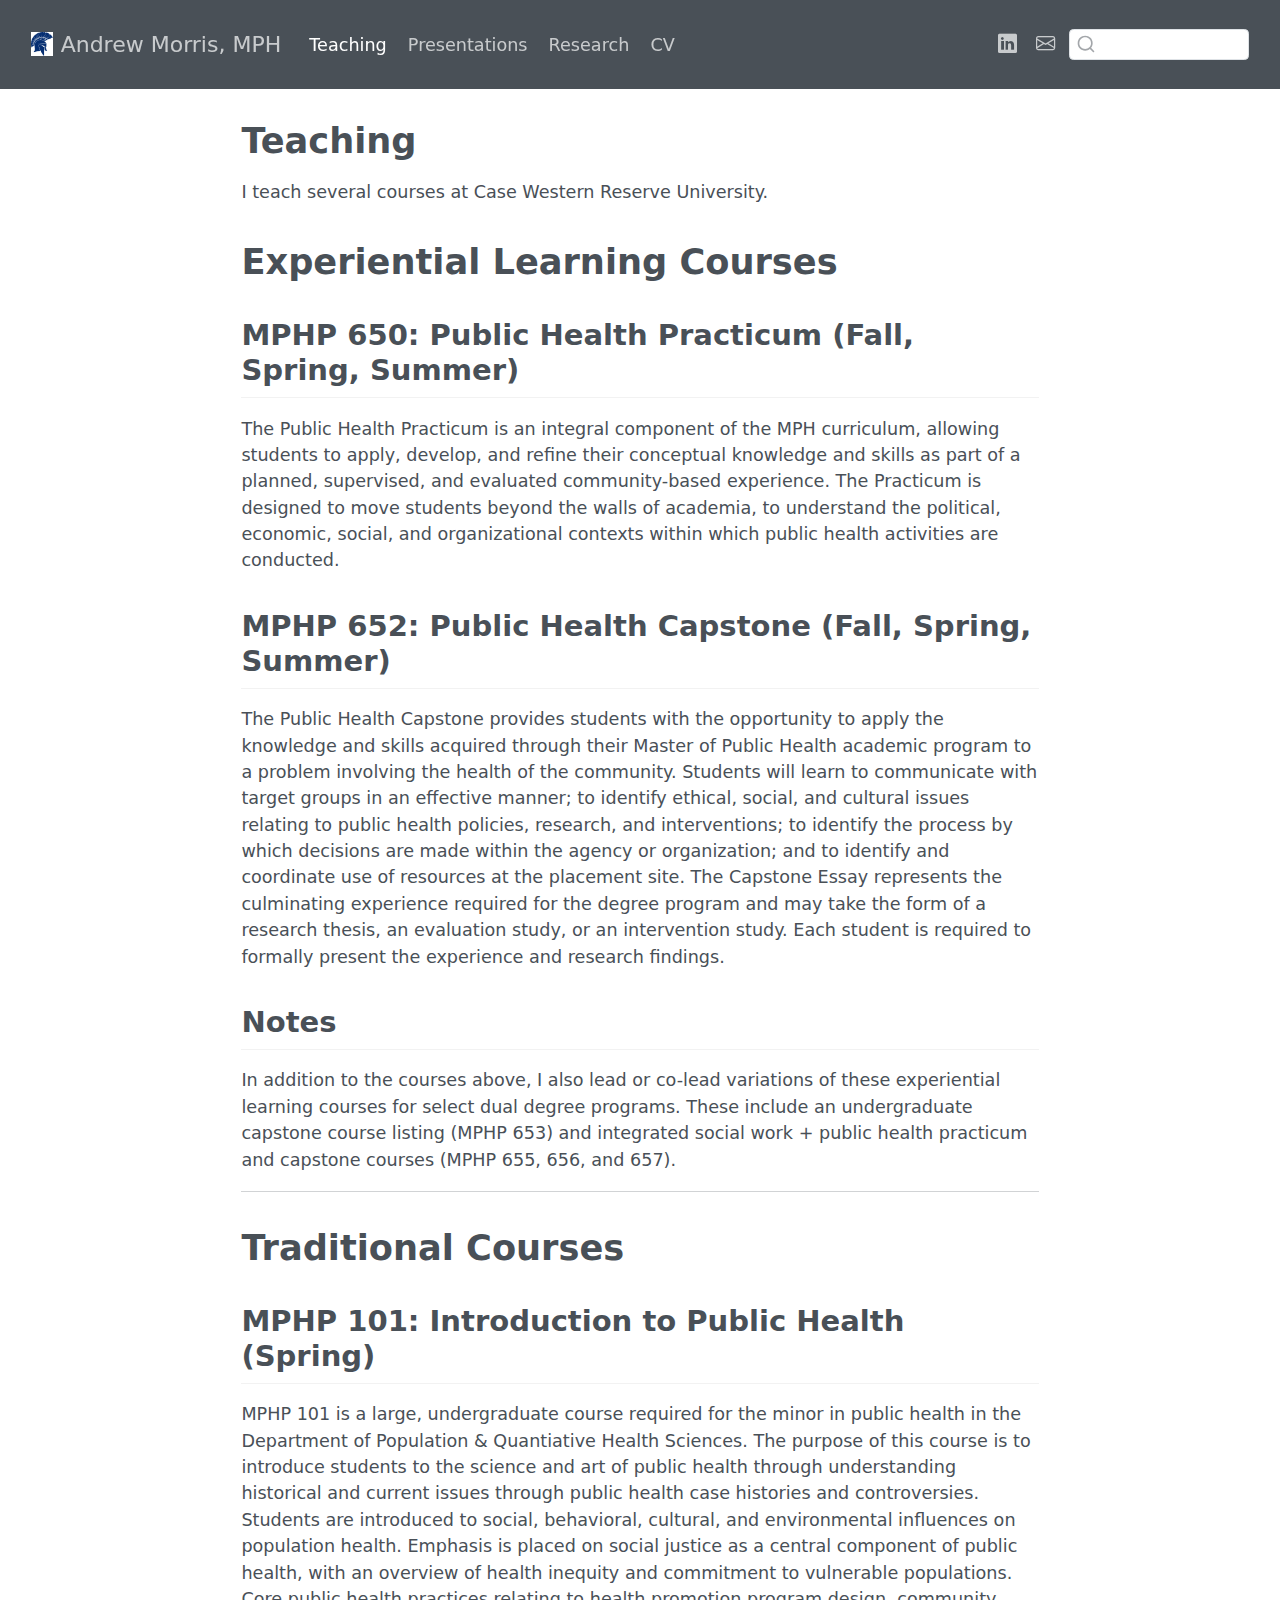
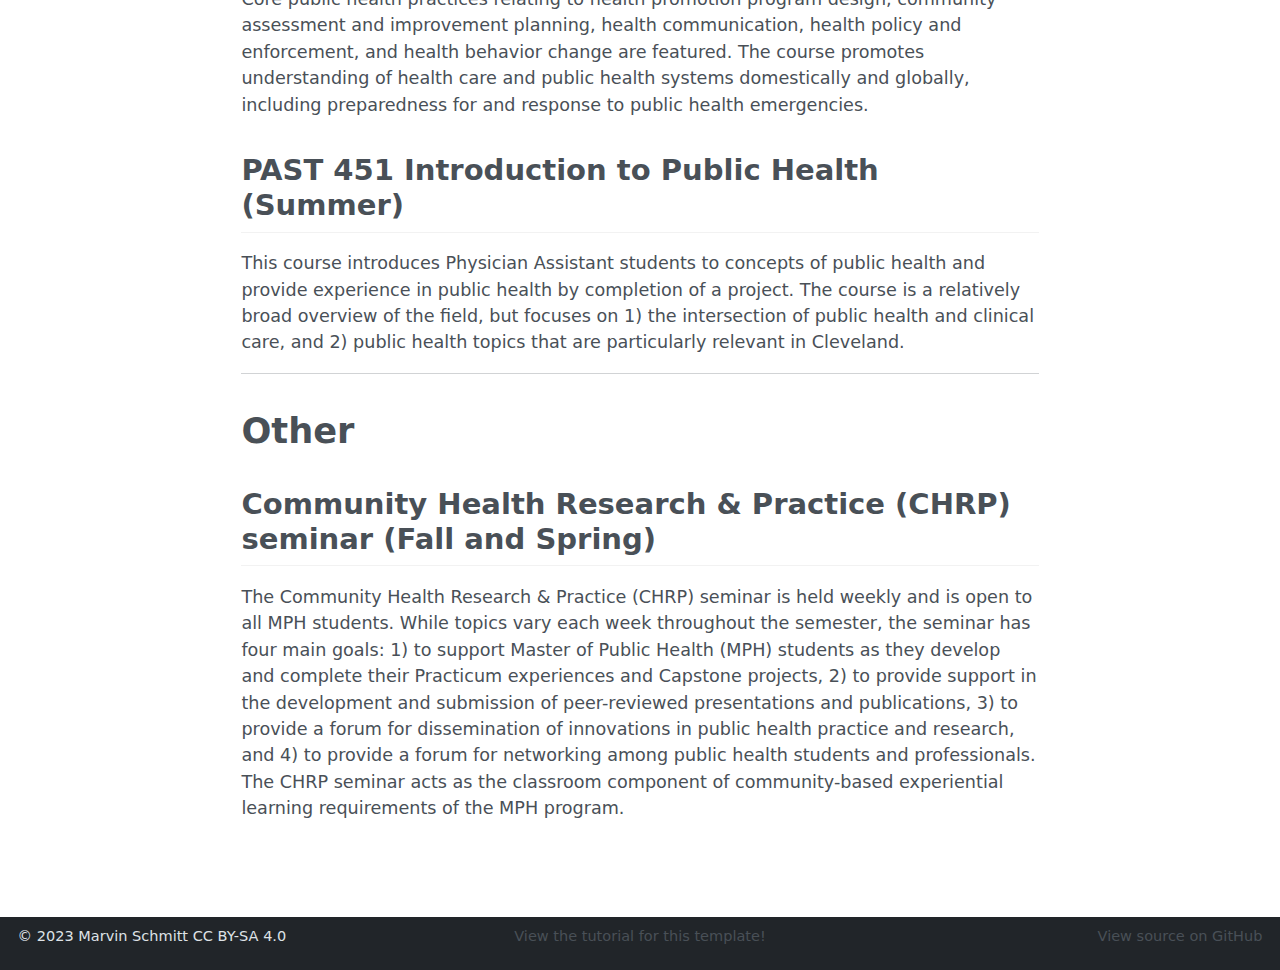
<file: quarto-website-template-main/docs/Teaching/index.html>
<!DOCTYPE html>
<html xmlns="http://www.w3.org/1999/xhtml" lang="en" xml:lang="en"><head>

<meta charset="utf-8">
<meta name="generator" content="quarto-1.7.32">

<meta name="viewport" content="width=device-width, initial-scale=1.0, user-scalable=yes">


<title>Teaching – Andrew Morris, MPH</title>
<style>
code{white-space: pre-wrap;}
span.smallcaps{font-variant: small-caps;}
div.columns{display: flex; gap: min(4vw, 1.5em);}
div.column{flex: auto; overflow-x: auto;}
div.hanging-indent{margin-left: 1.5em; text-indent: -1.5em;}
ul.task-list{list-style: none;}
ul.task-list li input[type="checkbox"] {
  width: 0.8em;
  margin: 0 0.8em 0.2em -1em; /* quarto-specific, see https://github.com/quarto-dev/quarto-cli/issues/4556 */ 
  vertical-align: middle;
}
</style>


<script src="../site_libs/quarto-nav/quarto-nav.js"></script>
<script src="../site_libs/clipboard/clipboard.min.js"></script>
<script src="../site_libs/quarto-search/autocomplete.umd.js"></script>
<script src="../site_libs/quarto-search/fuse.min.js"></script>
<script src="../site_libs/quarto-search/quarto-search.js"></script>
<meta name="quarto:offset" content="../">
<link href="../img/spartan.png" rel="icon" type="image/png">
<script src="../site_libs/quarto-html/quarto.js" type="module"></script>
<script src="../site_libs/quarto-html/tabsets/tabsets.js" type="module"></script>
<script src="../site_libs/quarto-html/popper.min.js"></script>
<script src="../site_libs/quarto-html/tippy.umd.min.js"></script>
<script src="../site_libs/quarto-html/anchor.min.js"></script>
<link href="../site_libs/quarto-html/tippy.css" rel="stylesheet">
<link href="../site_libs/quarto-html/quarto-syntax-highlighting-37eea08aefeeee20ff55810ff984fec1.css" rel="stylesheet" id="quarto-text-highlighting-styles">
<script src="../site_libs/bootstrap/bootstrap.min.js"></script>
<link href="../site_libs/bootstrap/bootstrap-icons.css" rel="stylesheet">
<link href="../site_libs/bootstrap/bootstrap-083d1a00a1bfdb87473960437a1a5e30.min.css" rel="stylesheet" append-hash="true" id="quarto-bootstrap" data-mode="light">
<script id="quarto-search-options" type="application/json">{
  "location": "navbar",
  "copy-button": false,
  "collapse-after": 3,
  "panel-placement": "end",
  "type": "textbox",
  "limit": 50,
  "keyboard-shortcut": [
    "f",
    "/",
    "s"
  ],
  "language": {
    "search-no-results-text": "No results",
    "search-matching-documents-text": "matching documents",
    "search-copy-link-title": "Copy link to search",
    "search-hide-matches-text": "Hide additional matches",
    "search-more-match-text": "more match in this document",
    "search-more-matches-text": "more matches in this document",
    "search-clear-button-title": "Clear",
    "search-text-placeholder": "",
    "search-detached-cancel-button-title": "Cancel",
    "search-submit-button-title": "Submit",
    "search-label": "Search"
  }
}</script>


</head>

<body class="nav-fixed fullcontent quarto-light">

<div id="quarto-search-results"></div>
  <header id="quarto-header" class="headroom fixed-top">
    <nav class="navbar navbar-expand-lg " data-bs-theme="dark">
      <div class="navbar-container container-fluid">
      <div class="navbar-brand-container mx-auto">
    <a href="../index.html" class="navbar-brand navbar-brand-logo">
    <img src="../img/spartan.png" alt="" class="navbar-logo">
    </a>
    <a class="navbar-brand" href="../index.html">
    <span class="navbar-title">Andrew Morris, MPH</span>
    </a>
  </div>
            <div id="quarto-search" class="" title="Search"></div>
          <button class="navbar-toggler" type="button" data-bs-toggle="collapse" data-bs-target="#navbarCollapse" aria-controls="navbarCollapse" role="menu" aria-expanded="false" aria-label="Toggle navigation" onclick="if (window.quartoToggleHeadroom) { window.quartoToggleHeadroom(); }">
  <span class="navbar-toggler-icon"></span>
</button>
          <div class="collapse navbar-collapse" id="navbarCollapse">
            <ul class="navbar-nav navbar-nav-scroll me-auto">
  <li class="nav-item">
    <a class="nav-link active" href="../Teaching/index.html" aria-current="page"> 
<span class="menu-text">Teaching</span></a>
  </li>  
  <li class="nav-item">
    <a class="nav-link" href="../Presentations/index.html"> 
<span class="menu-text">Presentations</span></a>
  </li>  
  <li class="nav-item">
    <a class="nav-link" href="../Research/index.html"> 
<span class="menu-text">Research</span></a>
  </li>  
  <li class="nav-item">
    <a class="nav-link" href="../cv/index.html"> 
<span class="menu-text">CV</span></a>
  </li>  
</ul>
            <ul class="navbar-nav navbar-nav-scroll ms-auto">
  <li class="nav-item compact">
    <a class="nav-link" href="https://www.linkedin.com/in/andrew-morris-a42408142/"> <i class="bi bi-linkedin" role="img">
</i> 
<span class="menu-text"></span></a>
  </li>  
  <li class="nav-item compact">
    <a class="nav-link" href="mailto:andrew.morris@case.edu"> <i class="bi bi-envelope" role="img" aria-label="email">
</i> 
<span class="menu-text"></span></a>
  </li>  
</ul>
          </div> <!-- /navcollapse -->
            <div class="quarto-navbar-tools">
</div>
      </div> <!-- /container-fluid -->
    </nav>
</header>
<!-- content -->
<div id="quarto-content" class="quarto-container page-columns page-rows-contents page-layout-article page-navbar">
<!-- sidebar -->
<!-- margin-sidebar -->
    
<!-- main -->
<main class="content" id="quarto-document-content">

<header id="title-block-header" class="quarto-title-block default">
<div class="quarto-title">
<h1 class="title">Teaching</h1>
</div>



<div class="quarto-title-meta">

    
  
    
  </div>
  


</header>


<p>I teach several courses at Case Western Reserve University.</p>
<section id="experiential-learning-courses" class="level1">
<h1>Experiential Learning Courses</h1>
<section id="mphp-650-public-health-practicum-fall-spring-summer" class="level2">
<h2 class="anchored" data-anchor-id="mphp-650-public-health-practicum-fall-spring-summer">MPHP 650: Public Health Practicum (Fall, Spring, Summer)</h2>
<p>The Public Health Practicum is an integral component of the MPH curriculum, allowing students to apply, develop, and refine their conceptual knowledge and skills as part of a planned, supervised, and evaluated community-based experience. The Practicum is designed to move students beyond the walls of academia, to understand the political, economic, social, and organizational contexts within which public health activities are conducted.</p>
</section>
<section id="mphp-652-public-health-capstone-fall-spring-summer" class="level2">
<h2 class="anchored" data-anchor-id="mphp-652-public-health-capstone-fall-spring-summer">MPHP 652: Public Health Capstone (Fall, Spring, Summer)</h2>
<p>The Public Health Capstone provides students with the opportunity to apply the knowledge and skills acquired through their Master of Public Health academic program to a problem involving the health of the community. Students will learn to communicate with target groups in an effective manner; to identify ethical, social, and cultural issues relating to public health policies, research, and interventions; to identify the process by which decisions are made within the agency or organization; and to identify and coordinate use of resources at the placement site. The Capstone Essay represents the culminating experience required for the degree program and may take the form of a research thesis, an evaluation study, or an intervention study. Each student is required to formally present the experience and research findings.</p>
</section>
<section id="notes" class="level2">
<h2 class="anchored" data-anchor-id="notes">Notes</h2>
<p>In addition to the courses above, I also lead or co-lead variations of these experiential learning courses for select dual degree programs. These include an undergraduate capstone course listing (MPHP 653) and integrated social work + public health practicum and capstone courses (MPHP 655, 656, and 657).</p>
<hr>
</section>
</section>
<section id="traditional-courses" class="level1">
<h1>Traditional Courses</h1>
<section id="mphp-101-introduction-to-public-health-spring" class="level2">
<h2 class="anchored" data-anchor-id="mphp-101-introduction-to-public-health-spring">MPHP 101: Introduction to Public Health (Spring)</h2>
<p>MPHP 101 is a large, undergraduate course required for the minor in public health in the Department of Population &amp; Quantiative Health Sciences. The purpose of this course is to introduce students to the science and art of public health through understanding historical and current issues through public health case histories and controversies. Students are introduced to social, behavioral, cultural, and environmental influences on population health. Emphasis is placed on social justice as a central component of public health, with an overview of health inequity and commitment to vulnerable populations. Core public health practices relating to health promotion program design, community assessment and improvement planning, health communication, health policy and enforcement, and health behavior change are featured. The course promotes understanding of health care and public health systems domestically and globally, including preparedness for and response to public health emergencies.</p>
</section>
<section id="past-451-introduction-to-public-health-summer" class="level2">
<h2 class="anchored" data-anchor-id="past-451-introduction-to-public-health-summer">PAST 451 Introduction to Public Health (Summer)</h2>
<p>This course introduces Physician Assistant students to concepts of public health and provide experience in public health by completion of a project. The course is a relatively broad overview of the field, but focuses on 1) the intersection of public health and clinical care, and 2) public health topics that are particularly relevant in Cleveland.</p>
<hr>
</section>
</section>
<section id="other" class="level1">
<h1>Other</h1>
<section id="community-health-research-practice-chrp-seminar-fall-and-spring" class="level2">
<h2 class="anchored" data-anchor-id="community-health-research-practice-chrp-seminar-fall-and-spring">Community Health Research &amp; Practice (CHRP) seminar (Fall and Spring)</h2>
<p>The Community Health Research &amp; Practice (CHRP) seminar is held weekly and is open to all MPH students. While topics vary each week throughout the semester, the seminar has four main goals: 1) to support Master of Public Health (MPH) students as they develop and complete their Practicum experiences and Capstone projects, 2) to provide support in the development and submission of peer-reviewed presentations and publications, 3) to provide a forum for dissemination of innovations in public health practice and research, and 4) to provide a forum for networking among public health students and professionals. The CHRP seminar acts as the classroom component of community-based experiential learning requirements of the MPH program.</p>


</section>
</section>

</main> <!-- /main -->
<script id="quarto-html-after-body" type="application/javascript">
  window.document.addEventListener("DOMContentLoaded", function (event) {
    const icon = "";
    const anchorJS = new window.AnchorJS();
    anchorJS.options = {
      placement: 'right',
      icon: icon
    };
    anchorJS.add('.anchored');
    const isCodeAnnotation = (el) => {
      for (const clz of el.classList) {
        if (clz.startsWith('code-annotation-')) {                     
          return true;
        }
      }
      return false;
    }
    const onCopySuccess = function(e) {
      // button target
      const button = e.trigger;
      // don't keep focus
      button.blur();
      // flash "checked"
      button.classList.add('code-copy-button-checked');
      var currentTitle = button.getAttribute("title");
      button.setAttribute("title", "Copied!");
      let tooltip;
      if (window.bootstrap) {
        button.setAttribute("data-bs-toggle", "tooltip");
        button.setAttribute("data-bs-placement", "left");
        button.setAttribute("data-bs-title", "Copied!");
        tooltip = new bootstrap.Tooltip(button, 
          { trigger: "manual", 
            customClass: "code-copy-button-tooltip",
            offset: [0, -8]});
        tooltip.show();    
      }
      setTimeout(function() {
        if (tooltip) {
          tooltip.hide();
          button.removeAttribute("data-bs-title");
          button.removeAttribute("data-bs-toggle");
          button.removeAttribute("data-bs-placement");
        }
        button.setAttribute("title", currentTitle);
        button.classList.remove('code-copy-button-checked');
      }, 1000);
      // clear code selection
      e.clearSelection();
    }
    const getTextToCopy = function(trigger) {
        const codeEl = trigger.previousElementSibling.cloneNode(true);
        for (const childEl of codeEl.children) {
          if (isCodeAnnotation(childEl)) {
            childEl.remove();
          }
        }
        return codeEl.innerText;
    }
    const clipboard = new window.ClipboardJS('.code-copy-button:not([data-in-quarto-modal])', {
      text: getTextToCopy
    });
    clipboard.on('success', onCopySuccess);
    if (window.document.getElementById('quarto-embedded-source-code-modal')) {
      const clipboardModal = new window.ClipboardJS('.code-copy-button[data-in-quarto-modal]', {
        text: getTextToCopy,
        container: window.document.getElementById('quarto-embedded-source-code-modal')
      });
      clipboardModal.on('success', onCopySuccess);
    }
      var localhostRegex = new RegExp(/^(?:http|https):\/\/localhost\:?[0-9]*\//);
      var mailtoRegex = new RegExp(/^mailto:/);
        var filterRegex = new RegExp('/' + window.location.host + '/');
      var isInternal = (href) => {
          return filterRegex.test(href) || localhostRegex.test(href) || mailtoRegex.test(href);
      }
      // Inspect non-navigation links and adorn them if external
     var links = window.document.querySelectorAll('a[href]:not(.nav-link):not(.navbar-brand):not(.toc-action):not(.sidebar-link):not(.sidebar-item-toggle):not(.pagination-link):not(.no-external):not([aria-hidden]):not(.dropdown-item):not(.quarto-navigation-tool):not(.about-link)');
      for (var i=0; i<links.length; i++) {
        const link = links[i];
        if (!isInternal(link.href)) {
          // undo the damage that might have been done by quarto-nav.js in the case of
          // links that we want to consider external
          if (link.dataset.originalHref !== undefined) {
            link.href = link.dataset.originalHref;
          }
        }
      }
    function tippyHover(el, contentFn, onTriggerFn, onUntriggerFn) {
      const config = {
        allowHTML: true,
        maxWidth: 500,
        delay: 100,
        arrow: false,
        appendTo: function(el) {
            return el.parentElement;
        },
        interactive: true,
        interactiveBorder: 10,
        theme: 'quarto',
        placement: 'bottom-start',
      };
      if (contentFn) {
        config.content = contentFn;
      }
      if (onTriggerFn) {
        config.onTrigger = onTriggerFn;
      }
      if (onUntriggerFn) {
        config.onUntrigger = onUntriggerFn;
      }
      window.tippy(el, config); 
    }
    const noterefs = window.document.querySelectorAll('a[role="doc-noteref"]');
    for (var i=0; i<noterefs.length; i++) {
      const ref = noterefs[i];
      tippyHover(ref, function() {
        // use id or data attribute instead here
        let href = ref.getAttribute('data-footnote-href') || ref.getAttribute('href');
        try { href = new URL(href).hash; } catch {}
        const id = href.replace(/^#\/?/, "");
        const note = window.document.getElementById(id);
        if (note) {
          return note.innerHTML;
        } else {
          return "";
        }
      });
    }
    const xrefs = window.document.querySelectorAll('a.quarto-xref');
    const processXRef = (id, note) => {
      // Strip column container classes
      const stripColumnClz = (el) => {
        el.classList.remove("page-full", "page-columns");
        if (el.children) {
          for (const child of el.children) {
            stripColumnClz(child);
          }
        }
      }
      stripColumnClz(note)
      if (id === null || id.startsWith('sec-')) {
        // Special case sections, only their first couple elements
        const container = document.createElement("div");
        if (note.children && note.children.length > 2) {
          container.appendChild(note.children[0].cloneNode(true));
          for (let i = 1; i < note.children.length; i++) {
            const child = note.children[i];
            if (child.tagName === "P" && child.innerText === "") {
              continue;
            } else {
              container.appendChild(child.cloneNode(true));
              break;
            }
          }
          if (window.Quarto?.typesetMath) {
            window.Quarto.typesetMath(container);
          }
          return container.innerHTML
        } else {
          if (window.Quarto?.typesetMath) {
            window.Quarto.typesetMath(note);
          }
          return note.innerHTML;
        }
      } else {
        // Remove any anchor links if they are present
        const anchorLink = note.querySelector('a.anchorjs-link');
        if (anchorLink) {
          anchorLink.remove();
        }
        if (window.Quarto?.typesetMath) {
          window.Quarto.typesetMath(note);
        }
        if (note.classList.contains("callout")) {
          return note.outerHTML;
        } else {
          return note.innerHTML;
        }
      }
    }
    for (var i=0; i<xrefs.length; i++) {
      const xref = xrefs[i];
      tippyHover(xref, undefined, function(instance) {
        instance.disable();
        let url = xref.getAttribute('href');
        let hash = undefined; 
        if (url.startsWith('#')) {
          hash = url;
        } else {
          try { hash = new URL(url).hash; } catch {}
        }
        if (hash) {
          const id = hash.replace(/^#\/?/, "");
          const note = window.document.getElementById(id);
          if (note !== null) {
            try {
              const html = processXRef(id, note.cloneNode(true));
              instance.setContent(html);
            } finally {
              instance.enable();
              instance.show();
            }
          } else {
            // See if we can fetch this
            fetch(url.split('#')[0])
            .then(res => res.text())
            .then(html => {
              const parser = new DOMParser();
              const htmlDoc = parser.parseFromString(html, "text/html");
              const note = htmlDoc.getElementById(id);
              if (note !== null) {
                const html = processXRef(id, note);
                instance.setContent(html);
              } 
            }).finally(() => {
              instance.enable();
              instance.show();
            });
          }
        } else {
          // See if we can fetch a full url (with no hash to target)
          // This is a special case and we should probably do some content thinning / targeting
          fetch(url)
          .then(res => res.text())
          .then(html => {
            const parser = new DOMParser();
            const htmlDoc = parser.parseFromString(html, "text/html");
            const note = htmlDoc.querySelector('main.content');
            if (note !== null) {
              // This should only happen for chapter cross references
              // (since there is no id in the URL)
              // remove the first header
              if (note.children.length > 0 && note.children[0].tagName === "HEADER") {
                note.children[0].remove();
              }
              const html = processXRef(null, note);
              instance.setContent(html);
            } 
          }).finally(() => {
            instance.enable();
            instance.show();
          });
        }
      }, function(instance) {
      });
    }
        let selectedAnnoteEl;
        const selectorForAnnotation = ( cell, annotation) => {
          let cellAttr = 'data-code-cell="' + cell + '"';
          let lineAttr = 'data-code-annotation="' +  annotation + '"';
          const selector = 'span[' + cellAttr + '][' + lineAttr + ']';
          return selector;
        }
        const selectCodeLines = (annoteEl) => {
          const doc = window.document;
          const targetCell = annoteEl.getAttribute("data-target-cell");
          const targetAnnotation = annoteEl.getAttribute("data-target-annotation");
          const annoteSpan = window.document.querySelector(selectorForAnnotation(targetCell, targetAnnotation));
          const lines = annoteSpan.getAttribute("data-code-lines").split(",");
          const lineIds = lines.map((line) => {
            return targetCell + "-" + line;
          })
          let top = null;
          let height = null;
          let parent = null;
          if (lineIds.length > 0) {
              //compute the position of the single el (top and bottom and make a div)
              const el = window.document.getElementById(lineIds[0]);
              top = el.offsetTop;
              height = el.offsetHeight;
              parent = el.parentElement.parentElement;
            if (lineIds.length > 1) {
              const lastEl = window.document.getElementById(lineIds[lineIds.length - 1]);
              const bottom = lastEl.offsetTop + lastEl.offsetHeight;
              height = bottom - top;
            }
            if (top !== null && height !== null && parent !== null) {
              // cook up a div (if necessary) and position it 
              let div = window.document.getElementById("code-annotation-line-highlight");
              if (div === null) {
                div = window.document.createElement("div");
                div.setAttribute("id", "code-annotation-line-highlight");
                div.style.position = 'absolute';
                parent.appendChild(div);
              }
              div.style.top = top - 2 + "px";
              div.style.height = height + 4 + "px";
              div.style.left = 0;
              let gutterDiv = window.document.getElementById("code-annotation-line-highlight-gutter");
              if (gutterDiv === null) {
                gutterDiv = window.document.createElement("div");
                gutterDiv.setAttribute("id", "code-annotation-line-highlight-gutter");
                gutterDiv.style.position = 'absolute';
                const codeCell = window.document.getElementById(targetCell);
                const gutter = codeCell.querySelector('.code-annotation-gutter');
                gutter.appendChild(gutterDiv);
              }
              gutterDiv.style.top = top - 2 + "px";
              gutterDiv.style.height = height + 4 + "px";
            }
            selectedAnnoteEl = annoteEl;
          }
        };
        const unselectCodeLines = () => {
          const elementsIds = ["code-annotation-line-highlight", "code-annotation-line-highlight-gutter"];
          elementsIds.forEach((elId) => {
            const div = window.document.getElementById(elId);
            if (div) {
              div.remove();
            }
          });
          selectedAnnoteEl = undefined;
        };
          // Handle positioning of the toggle
      window.addEventListener(
        "resize",
        throttle(() => {
          elRect = undefined;
          if (selectedAnnoteEl) {
            selectCodeLines(selectedAnnoteEl);
          }
        }, 10)
      );
      function throttle(fn, ms) {
      let throttle = false;
      let timer;
        return (...args) => {
          if(!throttle) { // first call gets through
              fn.apply(this, args);
              throttle = true;
          } else { // all the others get throttled
              if(timer) clearTimeout(timer); // cancel #2
              timer = setTimeout(() => {
                fn.apply(this, args);
                timer = throttle = false;
              }, ms);
          }
        };
      }
        // Attach click handler to the DT
        const annoteDls = window.document.querySelectorAll('dt[data-target-cell]');
        for (const annoteDlNode of annoteDls) {
          annoteDlNode.addEventListener('click', (event) => {
            const clickedEl = event.target;
            if (clickedEl !== selectedAnnoteEl) {
              unselectCodeLines();
              const activeEl = window.document.querySelector('dt[data-target-cell].code-annotation-active');
              if (activeEl) {
                activeEl.classList.remove('code-annotation-active');
              }
              selectCodeLines(clickedEl);
              clickedEl.classList.add('code-annotation-active');
            } else {
              // Unselect the line
              unselectCodeLines();
              clickedEl.classList.remove('code-annotation-active');
            }
          });
        }
    const findCites = (el) => {
      const parentEl = el.parentElement;
      if (parentEl) {
        const cites = parentEl.dataset.cites;
        if (cites) {
          return {
            el,
            cites: cites.split(' ')
          };
        } else {
          return findCites(el.parentElement)
        }
      } else {
        return undefined;
      }
    };
    var bibliorefs = window.document.querySelectorAll('a[role="doc-biblioref"]');
    for (var i=0; i<bibliorefs.length; i++) {
      const ref = bibliorefs[i];
      const citeInfo = findCites(ref);
      if (citeInfo) {
        tippyHover(citeInfo.el, function() {
          var popup = window.document.createElement('div');
          citeInfo.cites.forEach(function(cite) {
            var citeDiv = window.document.createElement('div');
            citeDiv.classList.add('hanging-indent');
            citeDiv.classList.add('csl-entry');
            var biblioDiv = window.document.getElementById('ref-' + cite);
            if (biblioDiv) {
              citeDiv.innerHTML = biblioDiv.innerHTML;
            }
            popup.appendChild(citeDiv);
          });
          return popup.innerHTML;
        });
      }
    }
  });
  </script>
</div> <!-- /content -->
<footer class="footer">
  <div class="nav-footer">
    <div class="nav-footer-left">
<p><span class="faux-block">© 2023 Marvin Schmitt CC BY-SA 4.0</span></p>
</div>   
    <div class="nav-footer-center">
<p><span class="faux-block"><a href="https://www.marvinschmitt.com/blog/website-tutorial-quarto/">View the tutorial for this template!</a></span></p>
</div>
    <div class="nav-footer-right">
<p><span class="faux-block"><a href="https://github.com/marvinschmitt/quarto-website-template/">View source on GitHub</a></span></p>
</div>
  </div>
</footer>




</body></html>
</file>
<file: docs/site_libs/quarto-html/tippy.css>
.tippy-box[data-animation=fade][data-state=hidden]{opacity:0}[data-tippy-root]{max-width:calc(100vw - 10px)}.tippy-box{position:relative;background-color:#333;color:#fff;border-radius:4px;font-size:14px;line-height:1.4;white-space:normal;outline:0;transition-property:transform,visibility,opacity}.tippy-box[data-placement^=top]>.tippy-arrow{bottom:0}.tippy-box[data-placement^=top]>.tippy-arrow:before{bottom:-7px;left:0;border-width:8px 8px 0;border-top-color:initial;transform-origin:center top}.tippy-box[data-placement^=bottom]>.tippy-arrow{top:0}.tippy-box[data-placement^=bottom]>.tippy-arrow:before{top:-7px;left:0;border-width:0 8px 8px;border-bottom-color:initial;transform-origin:center bottom}.tippy-box[data-placement^=left]>.tippy-arrow{right:0}.tippy-box[data-placement^=left]>.tippy-arrow:before{border-width:8px 0 8px 8px;border-left-color:initial;right:-7px;transform-origin:center left}.tippy-box[data-placement^=right]>.tippy-arrow{left:0}.tippy-box[data-placement^=right]>.tippy-arrow:before{left:-7px;border-width:8px 8px 8px 0;border-right-color:initial;transform-origin:center right}.tippy-box[data-inertia][data-state=visible]{transition-timing-function:cubic-bezier(.54,1.5,.38,1.11)}.tippy-arrow{width:16px;height:16px;color:#333}.tippy-arrow:before{content:"";position:absolute;border-color:transparent;border-style:solid}.tippy-content{position:relative;padding:5px 9px;z-index:1}
</file>
<file: docs/site_libs/quarto-html/quarto-syntax-highlighting-37eea08aefeeee20ff55810ff984fec1.css>
/* quarto syntax highlight colors */
:root {
  --quarto-hl-ot-color: #003B4F;
  --quarto-hl-at-color: #657422;
  --quarto-hl-ss-color: #20794D;
  --quarto-hl-an-color: #5E5E5E;
  --quarto-hl-fu-color: #4758AB;
  --quarto-hl-st-color: #20794D;
  --quarto-hl-cf-color: #003B4F;
  --quarto-hl-op-color: #5E5E5E;
  --quarto-hl-er-color: #AD0000;
  --quarto-hl-bn-color: #AD0000;
  --quarto-hl-al-color: #AD0000;
  --quarto-hl-va-color: #111111;
  --quarto-hl-bu-color: inherit;
  --quarto-hl-ex-color: inherit;
  --quarto-hl-pp-color: #AD0000;
  --quarto-hl-in-color: #5E5E5E;
  --quarto-hl-vs-color: #20794D;
  --quarto-hl-wa-color: #5E5E5E;
  --quarto-hl-do-color: #5E5E5E;
  --quarto-hl-im-color: #00769E;
  --quarto-hl-ch-color: #20794D;
  --quarto-hl-dt-color: #AD0000;
  --quarto-hl-fl-color: #AD0000;
  --quarto-hl-co-color: #5E5E5E;
  --quarto-hl-cv-color: #5E5E5E;
  --quarto-hl-cn-color: #8f5902;
  --quarto-hl-sc-color: #5E5E5E;
  --quarto-hl-dv-color: #AD0000;
  --quarto-hl-kw-color: #003B4F;
}

/* other quarto variables */
:root {
  --quarto-font-monospace: SFMono-Regular, Menlo, Monaco, Consolas, "Liberation Mono", "Courier New", monospace;
}

/* syntax highlight based on Pandoc's rules */
pre > code.sourceCode > span {
  color: #003B4F;
}

code.sourceCode > span {
  color: #003B4F;
}

div.sourceCode,
div.sourceCode pre.sourceCode {
  color: #003B4F;
}

/* Normal */
code span {
  color: #003B4F;
}

/* Alert */
code span.al {
  color: #AD0000;
  font-style: inherit;
}

/* Annotation */
code span.an {
  color: #5E5E5E;
  font-style: inherit;
}

/* Attribute */
code span.at {
  color: #657422;
  font-style: inherit;
}

/* BaseN */
code span.bn {
  color: #AD0000;
  font-style: inherit;
}

/* BuiltIn */
code span.bu {
  font-style: inherit;
}

/* ControlFlow */
code span.cf {
  color: #003B4F;
  font-weight: bold;
  font-style: inherit;
}

/* Char */
code span.ch {
  color: #20794D;
  font-style: inherit;
}

/* Constant */
code span.cn {
  color: #8f5902;
  font-style: inherit;
}

/* Comment */
code span.co {
  color: #5E5E5E;
  font-style: inherit;
}

/* CommentVar */
code span.cv {
  color: #5E5E5E;
  font-style: italic;
}

/* Documentation */
code span.do {
  color: #5E5E5E;
  font-style: italic;
}

/* DataType */
code span.dt {
  color: #AD0000;
  font-style: inherit;
}

/* DecVal */
code span.dv {
  color: #AD0000;
  font-style: inherit;
}

/* Error */
code span.er {
  color: #AD0000;
  font-style: inherit;
}

/* Extension */
code span.ex {
  font-style: inherit;
}

/* Float */
code span.fl {
  color: #AD0000;
  font-style: inherit;
}

/* Function */
code span.fu {
  color: #4758AB;
  font-style: inherit;
}

/* Import */
code span.im {
  color: #00769E;
  font-style: inherit;
}

/* Information */
code span.in {
  color: #5E5E5E;
  font-style: inherit;
}

/* Keyword */
code span.kw {
  color: #003B4F;
  font-weight: bold;
  font-style: inherit;
}

/* Operator */
code span.op {
  color: #5E5E5E;
  font-style: inherit;
}

/* Other */
code span.ot {
  color: #003B4F;
  font-style: inherit;
}

/* Preprocessor */
code span.pp {
  color: #AD0000;
  font-style: inherit;
}

/* SpecialChar */
code span.sc {
  color: #5E5E5E;
  font-style: inherit;
}

/* SpecialString */
code span.ss {
  color: #20794D;
  font-style: inherit;
}

/* String */
code span.st {
  color: #20794D;
  font-style: inherit;
}

/* Variable */
code span.va {
  color: #111111;
  font-style: inherit;
}

/* VerbatimString */
code span.vs {
  color: #20794D;
  font-style: inherit;
}

/* Warning */
code span.wa {
  color: #5E5E5E;
  font-style: italic;
}

.prevent-inlining {
  content: "</";
}

/*# sourceMappingURL=27d3d809615f7771493d095567f04340.css.map */
</file>
<file: docs/site_libs/quarto-html/quarto-syntax-highlighting-7b89279ff1a6dce999919e0e67d4d9ec.css>
/* quarto syntax highlight colors */
:root {
  --quarto-hl-ot-color: #003B4F;
  --quarto-hl-at-color: #657422;
  --quarto-hl-ss-color: #20794D;
  --quarto-hl-an-color: #5E5E5E;
  --quarto-hl-fu-color: #4758AB;
  --quarto-hl-st-color: #20794D;
  --quarto-hl-cf-color: #003B4F;
  --quarto-hl-op-color: #5E5E5E;
  --quarto-hl-er-color: #AD0000;
  --quarto-hl-bn-color: #AD0000;
  --quarto-hl-al-color: #AD0000;
  --quarto-hl-va-color: #111111;
  --quarto-hl-bu-color: inherit;
  --quarto-hl-ex-color: inherit;
  --quarto-hl-pp-color: #AD0000;
  --quarto-hl-in-color: #5E5E5E;
  --quarto-hl-vs-color: #20794D;
  --quarto-hl-wa-color: #5E5E5E;
  --quarto-hl-do-color: #5E5E5E;
  --quarto-hl-im-color: #00769E;
  --quarto-hl-ch-color: #20794D;
  --quarto-hl-dt-color: #AD0000;
  --quarto-hl-fl-color: #AD0000;
  --quarto-hl-co-color: #5E5E5E;
  --quarto-hl-cv-color: #5E5E5E;
  --quarto-hl-cn-color: #8f5902;
  --quarto-hl-sc-color: #5E5E5E;
  --quarto-hl-dv-color: #AD0000;
  --quarto-hl-kw-color: #003B4F;
}

/* other quarto variables */
:root {
  --quarto-font-monospace: SFMono-Regular, Menlo, Monaco, Consolas, "Liberation Mono", "Courier New", monospace;
}

/* syntax highlight based on Pandoc's rules */
pre > code.sourceCode > span {
  color: #003B4F;
}

code.sourceCode > span {
  color: #003B4F;
}

div.sourceCode,
div.sourceCode pre.sourceCode {
  color: #003B4F;
}

/* Normal */
code span {
  color: #003B4F;
}

/* Alert */
code span.al {
  color: #AD0000;
  font-style: inherit;
}

/* Annotation */
code span.an {
  color: #5E5E5E;
  font-style: inherit;
}

/* Attribute */
code span.at {
  color: #657422;
  font-style: inherit;
}

/* BaseN */
code span.bn {
  color: #AD0000;
  font-style: inherit;
}

/* BuiltIn */
code span.bu {
  font-style: inherit;
}

/* ControlFlow */
code span.cf {
  color: #003B4F;
  font-weight: bold;
  font-style: inherit;
}

/* Char */
code span.ch {
  color: #20794D;
  font-style: inherit;
}

/* Constant */
code span.cn {
  color: #8f5902;
  font-style: inherit;
}

/* Comment */
code span.co {
  color: #5E5E5E;
  font-style: inherit;
}

/* CommentVar */
code span.cv {
  color: #5E5E5E;
  font-style: italic;
}

/* Documentation */
code span.do {
  color: #5E5E5E;
  font-style: italic;
}

/* DataType */
code span.dt {
  color: #AD0000;
  font-style: inherit;
}

/* DecVal */
code span.dv {
  color: #AD0000;
  font-style: inherit;
}

/* Error */
code span.er {
  color: #AD0000;
  font-style: inherit;
}

/* Extension */
code span.ex {
  font-style: inherit;
}

/* Float */
code span.fl {
  color: #AD0000;
  font-style: inherit;
}

/* Function */
code span.fu {
  color: #4758AB;
  font-style: inherit;
}

/* Import */
code span.im {
  color: #00769E;
  font-style: inherit;
}

/* Information */
code span.in {
  color: #5E5E5E;
  font-style: inherit;
}

/* Keyword */
code span.kw {
  color: #003B4F;
  font-weight: bold;
  font-style: inherit;
}

/* Operator */
code span.op {
  color: #5E5E5E;
  font-style: inherit;
}

/* Other */
code span.ot {
  color: #003B4F;
  font-style: inherit;
}

/* Preprocessor */
code span.pp {
  color: #AD0000;
  font-style: inherit;
}

/* SpecialChar */
code span.sc {
  color: #5E5E5E;
  font-style: inherit;
}

/* SpecialString */
code span.ss {
  color: #20794D;
  font-style: inherit;
}

/* String */
code span.st {
  color: #20794D;
  font-style: inherit;
}

/* Variable */
code span.va {
  color: #111111;
  font-style: inherit;
}

/* VerbatimString */
code span.vs {
  color: #20794D;
  font-style: inherit;
}

/* Warning */
code span.wa {
  color: #5E5E5E;
  font-style: italic;
}

.prevent-inlining {
  content: "</";
}

/*# sourceMappingURL=3944bc705cfaf4c80e56f77c5205168a.css.map */
</file>
<file: quarto-website-template-main/docs/site_libs/quarto-html/tippy.css>
.tippy-box[data-animation=fade][data-state=hidden]{opacity:0}[data-tippy-root]{max-width:calc(100vw - 10px)}.tippy-box{position:relative;background-color:#333;color:#fff;border-radius:4px;font-size:14px;line-height:1.4;white-space:normal;outline:0;transition-property:transform,visibility,opacity}.tippy-box[data-placement^=top]>.tippy-arrow{bottom:0}.tippy-box[data-placement^=top]>.tippy-arrow:before{bottom:-7px;left:0;border-width:8px 8px 0;border-top-color:initial;transform-origin:center top}.tippy-box[data-placement^=bottom]>.tippy-arrow{top:0}.tippy-box[data-placement^=bottom]>.tippy-arrow:before{top:-7px;left:0;border-width:0 8px 8px;border-bottom-color:initial;transform-origin:center bottom}.tippy-box[data-placement^=left]>.tippy-arrow{right:0}.tippy-box[data-placement^=left]>.tippy-arrow:before{border-width:8px 0 8px 8px;border-left-color:initial;right:-7px;transform-origin:center left}.tippy-box[data-placement^=right]>.tippy-arrow{left:0}.tippy-box[data-placement^=right]>.tippy-arrow:before{left:-7px;border-width:8px 8px 8px 0;border-right-color:initial;transform-origin:center right}.tippy-box[data-inertia][data-state=visible]{transition-timing-function:cubic-bezier(.54,1.5,.38,1.11)}.tippy-arrow{width:16px;height:16px;color:#333}.tippy-arrow:before{content:"";position:absolute;border-color:transparent;border-style:solid}.tippy-content{position:relative;padding:5px 9px;z-index:1}
</file>
<file: quarto-website-template-main/docs/site_libs/quarto-html/quarto-syntax-highlighting-37eea08aefeeee20ff55810ff984fec1.css>
/* quarto syntax highlight colors */
:root {
  --quarto-hl-ot-color: #003B4F;
  --quarto-hl-at-color: #657422;
  --quarto-hl-ss-color: #20794D;
  --quarto-hl-an-color: #5E5E5E;
  --quarto-hl-fu-color: #4758AB;
  --quarto-hl-st-color: #20794D;
  --quarto-hl-cf-color: #003B4F;
  --quarto-hl-op-color: #5E5E5E;
  --quarto-hl-er-color: #AD0000;
  --quarto-hl-bn-color: #AD0000;
  --quarto-hl-al-color: #AD0000;
  --quarto-hl-va-color: #111111;
  --quarto-hl-bu-color: inherit;
  --quarto-hl-ex-color: inherit;
  --quarto-hl-pp-color: #AD0000;
  --quarto-hl-in-color: #5E5E5E;
  --quarto-hl-vs-color: #20794D;
  --quarto-hl-wa-color: #5E5E5E;
  --quarto-hl-do-color: #5E5E5E;
  --quarto-hl-im-color: #00769E;
  --quarto-hl-ch-color: #20794D;
  --quarto-hl-dt-color: #AD0000;
  --quarto-hl-fl-color: #AD0000;
  --quarto-hl-co-color: #5E5E5E;
  --quarto-hl-cv-color: #5E5E5E;
  --quarto-hl-cn-color: #8f5902;
  --quarto-hl-sc-color: #5E5E5E;
  --quarto-hl-dv-color: #AD0000;
  --quarto-hl-kw-color: #003B4F;
}

/* other quarto variables */
:root {
  --quarto-font-monospace: SFMono-Regular, Menlo, Monaco, Consolas, "Liberation Mono", "Courier New", monospace;
}

/* syntax highlight based on Pandoc's rules */
pre > code.sourceCode > span {
  color: #003B4F;
}

code.sourceCode > span {
  color: #003B4F;
}

div.sourceCode,
div.sourceCode pre.sourceCode {
  color: #003B4F;
}

/* Normal */
code span {
  color: #003B4F;
}

/* Alert */
code span.al {
  color: #AD0000;
  font-style: inherit;
}

/* Annotation */
code span.an {
  color: #5E5E5E;
  font-style: inherit;
}

/* Attribute */
code span.at {
  color: #657422;
  font-style: inherit;
}

/* BaseN */
code span.bn {
  color: #AD0000;
  font-style: inherit;
}

/* BuiltIn */
code span.bu {
  font-style: inherit;
}

/* ControlFlow */
code span.cf {
  color: #003B4F;
  font-weight: bold;
  font-style: inherit;
}

/* Char */
code span.ch {
  color: #20794D;
  font-style: inherit;
}

/* Constant */
code span.cn {
  color: #8f5902;
  font-style: inherit;
}

/* Comment */
code span.co {
  color: #5E5E5E;
  font-style: inherit;
}

/* CommentVar */
code span.cv {
  color: #5E5E5E;
  font-style: italic;
}

/* Documentation */
code span.do {
  color: #5E5E5E;
  font-style: italic;
}

/* DataType */
code span.dt {
  color: #AD0000;
  font-style: inherit;
}

/* DecVal */
code span.dv {
  color: #AD0000;
  font-style: inherit;
}

/* Error */
code span.er {
  color: #AD0000;
  font-style: inherit;
}

/* Extension */
code span.ex {
  font-style: inherit;
}

/* Float */
code span.fl {
  color: #AD0000;
  font-style: inherit;
}

/* Function */
code span.fu {
  color: #4758AB;
  font-style: inherit;
}

/* Import */
code span.im {
  color: #00769E;
  font-style: inherit;
}

/* Information */
code span.in {
  color: #5E5E5E;
  font-style: inherit;
}

/* Keyword */
code span.kw {
  color: #003B4F;
  font-weight: bold;
  font-style: inherit;
}

/* Operator */
code span.op {
  color: #5E5E5E;
  font-style: inherit;
}

/* Other */
code span.ot {
  color: #003B4F;
  font-style: inherit;
}

/* Preprocessor */
code span.pp {
  color: #AD0000;
  font-style: inherit;
}

/* SpecialChar */
code span.sc {
  color: #5E5E5E;
  font-style: inherit;
}

/* SpecialString */
code span.ss {
  color: #20794D;
  font-style: inherit;
}

/* String */
code span.st {
  color: #20794D;
  font-style: inherit;
}

/* Variable */
code span.va {
  color: #111111;
  font-style: inherit;
}

/* VerbatimString */
code span.vs {
  color: #20794D;
  font-style: inherit;
}

/* Warning */
code span.wa {
  color: #5E5E5E;
  font-style: italic;
}

.prevent-inlining {
  content: "</";
}

/*# sourceMappingURL=27d3d809615f7771493d095567f04340.css.map */
</file>
